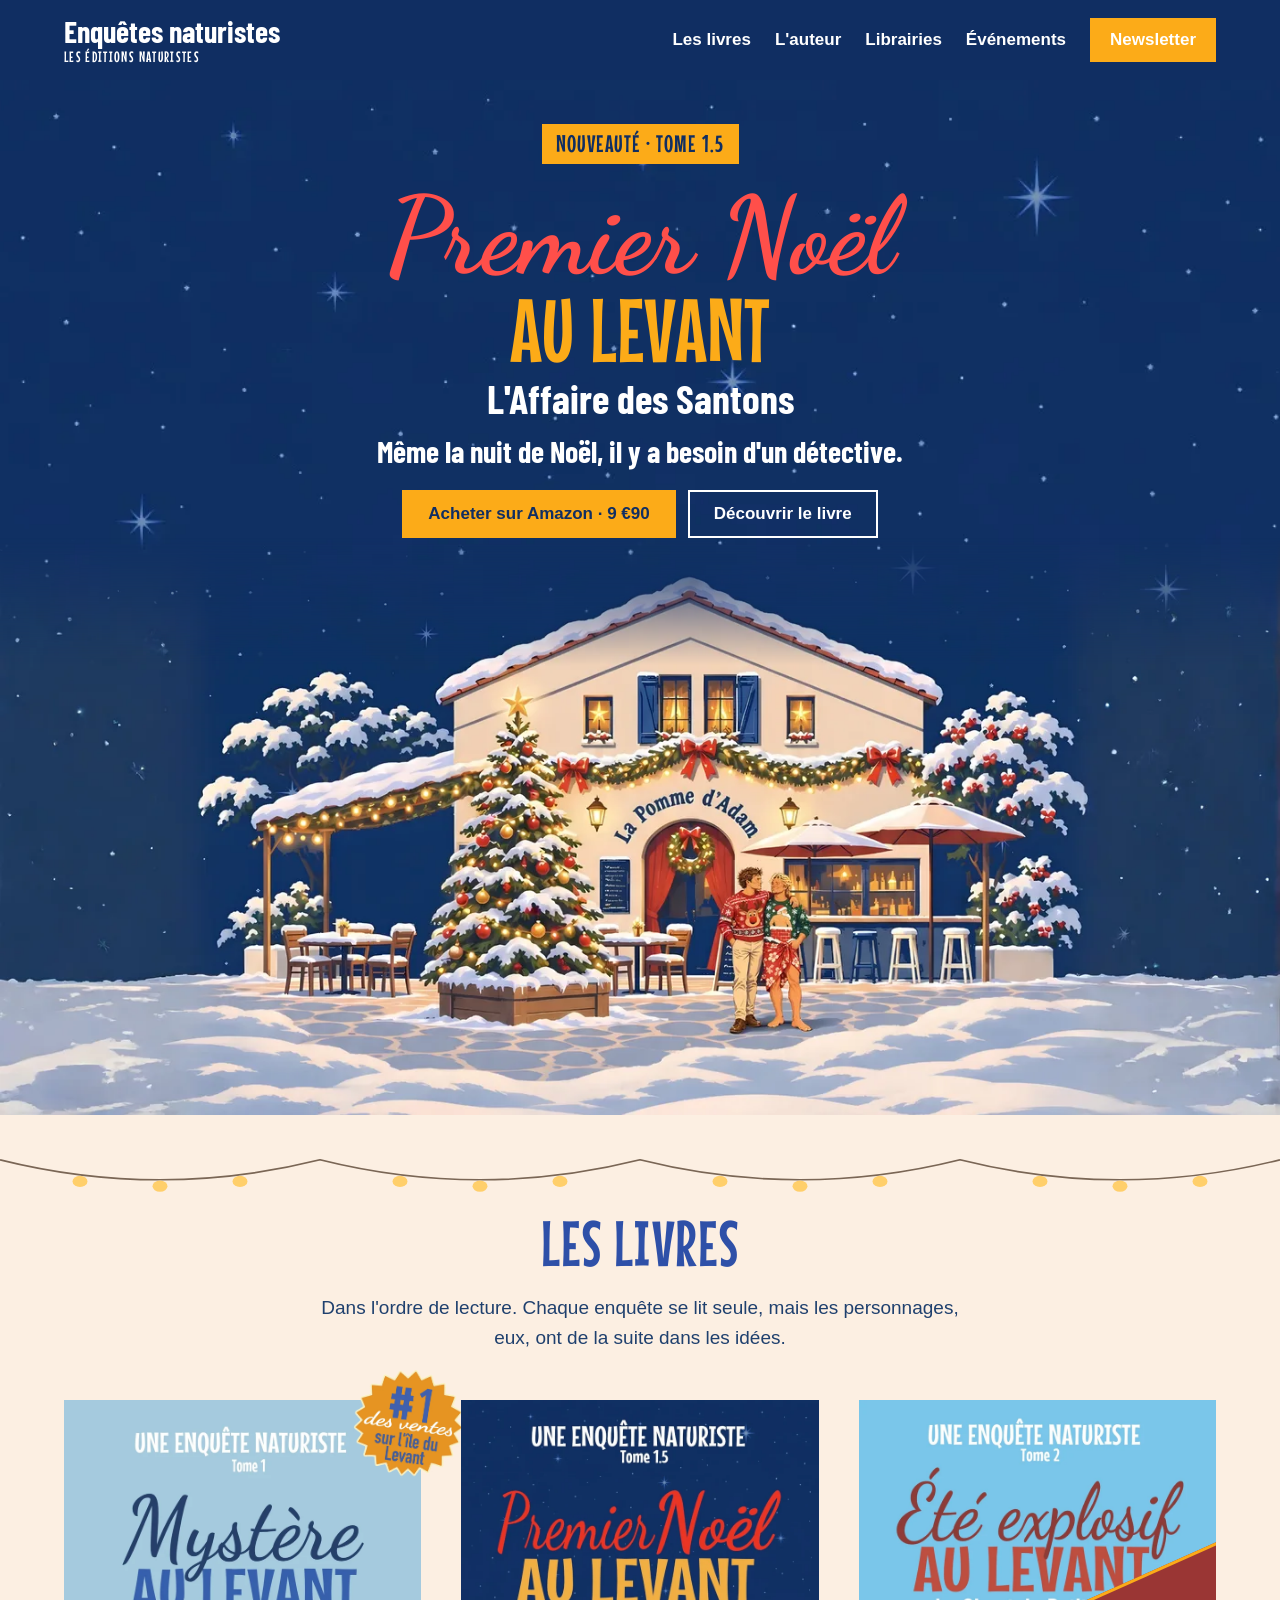
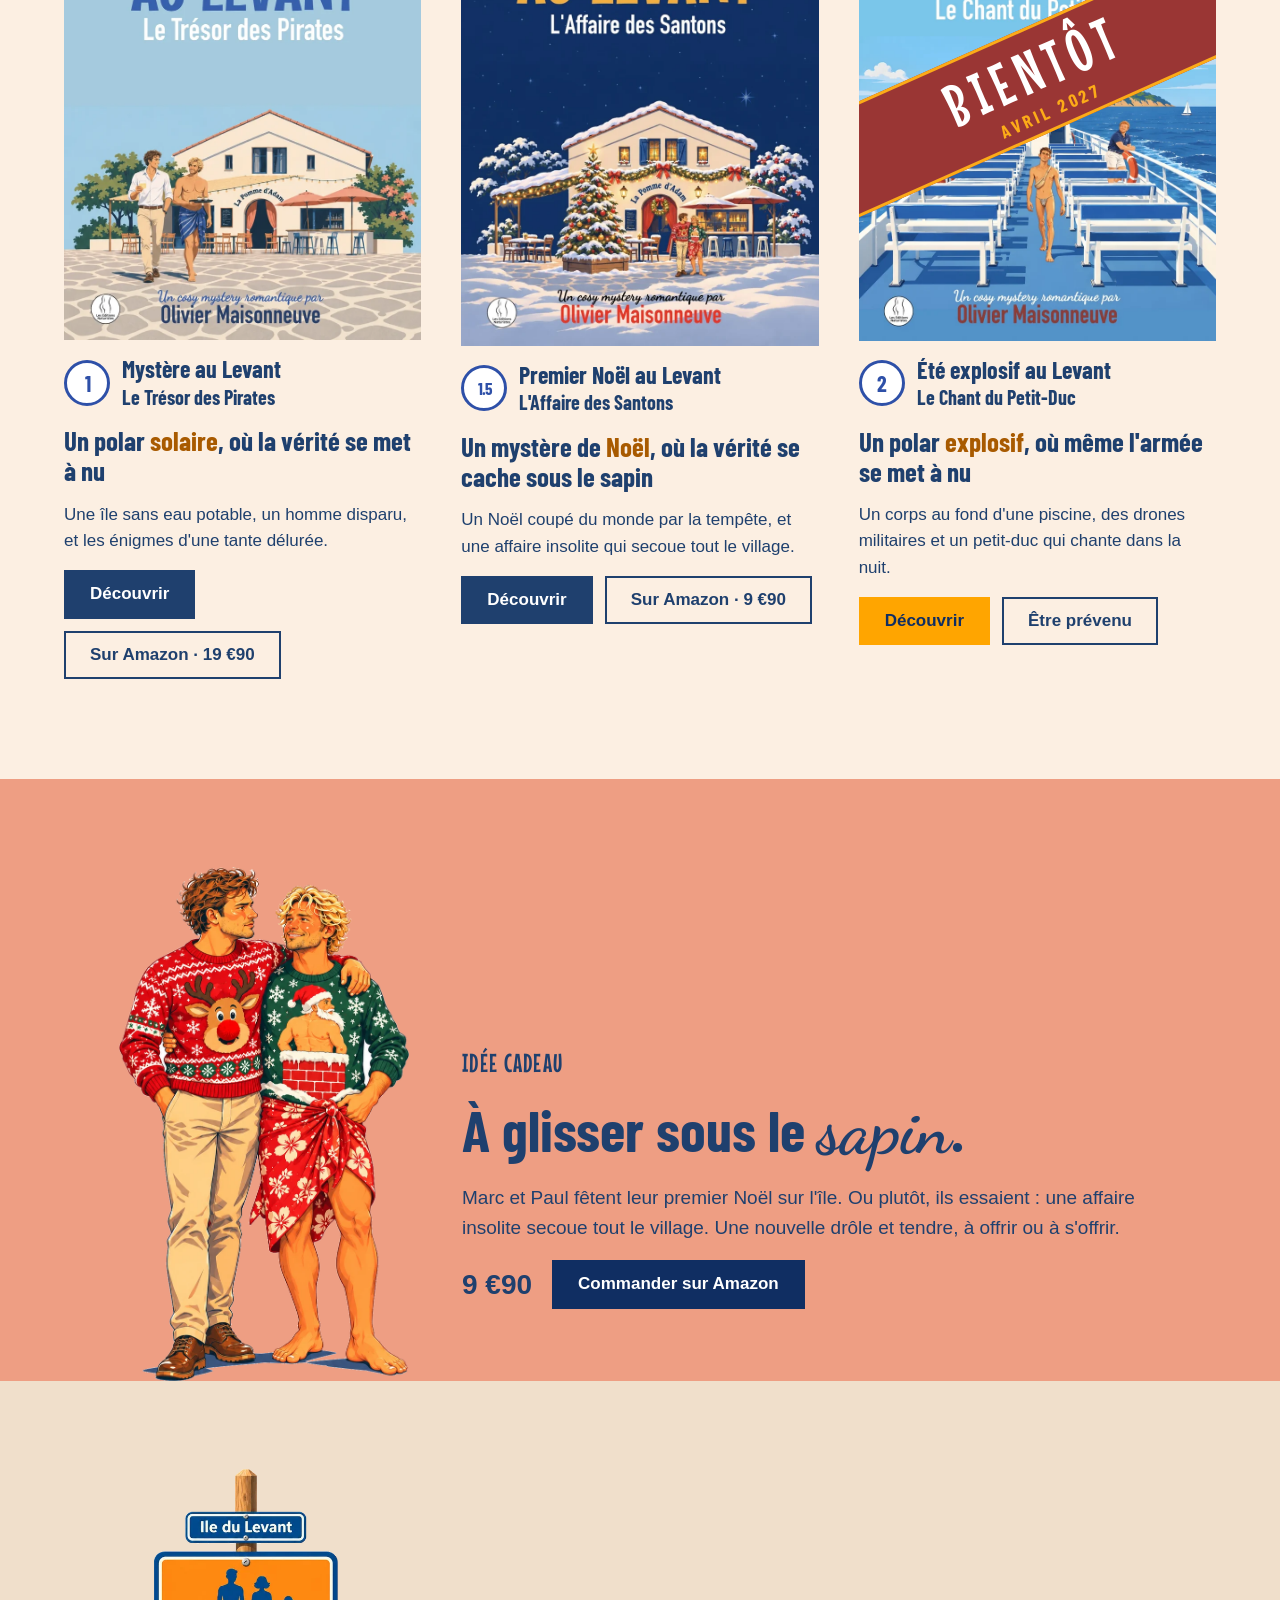
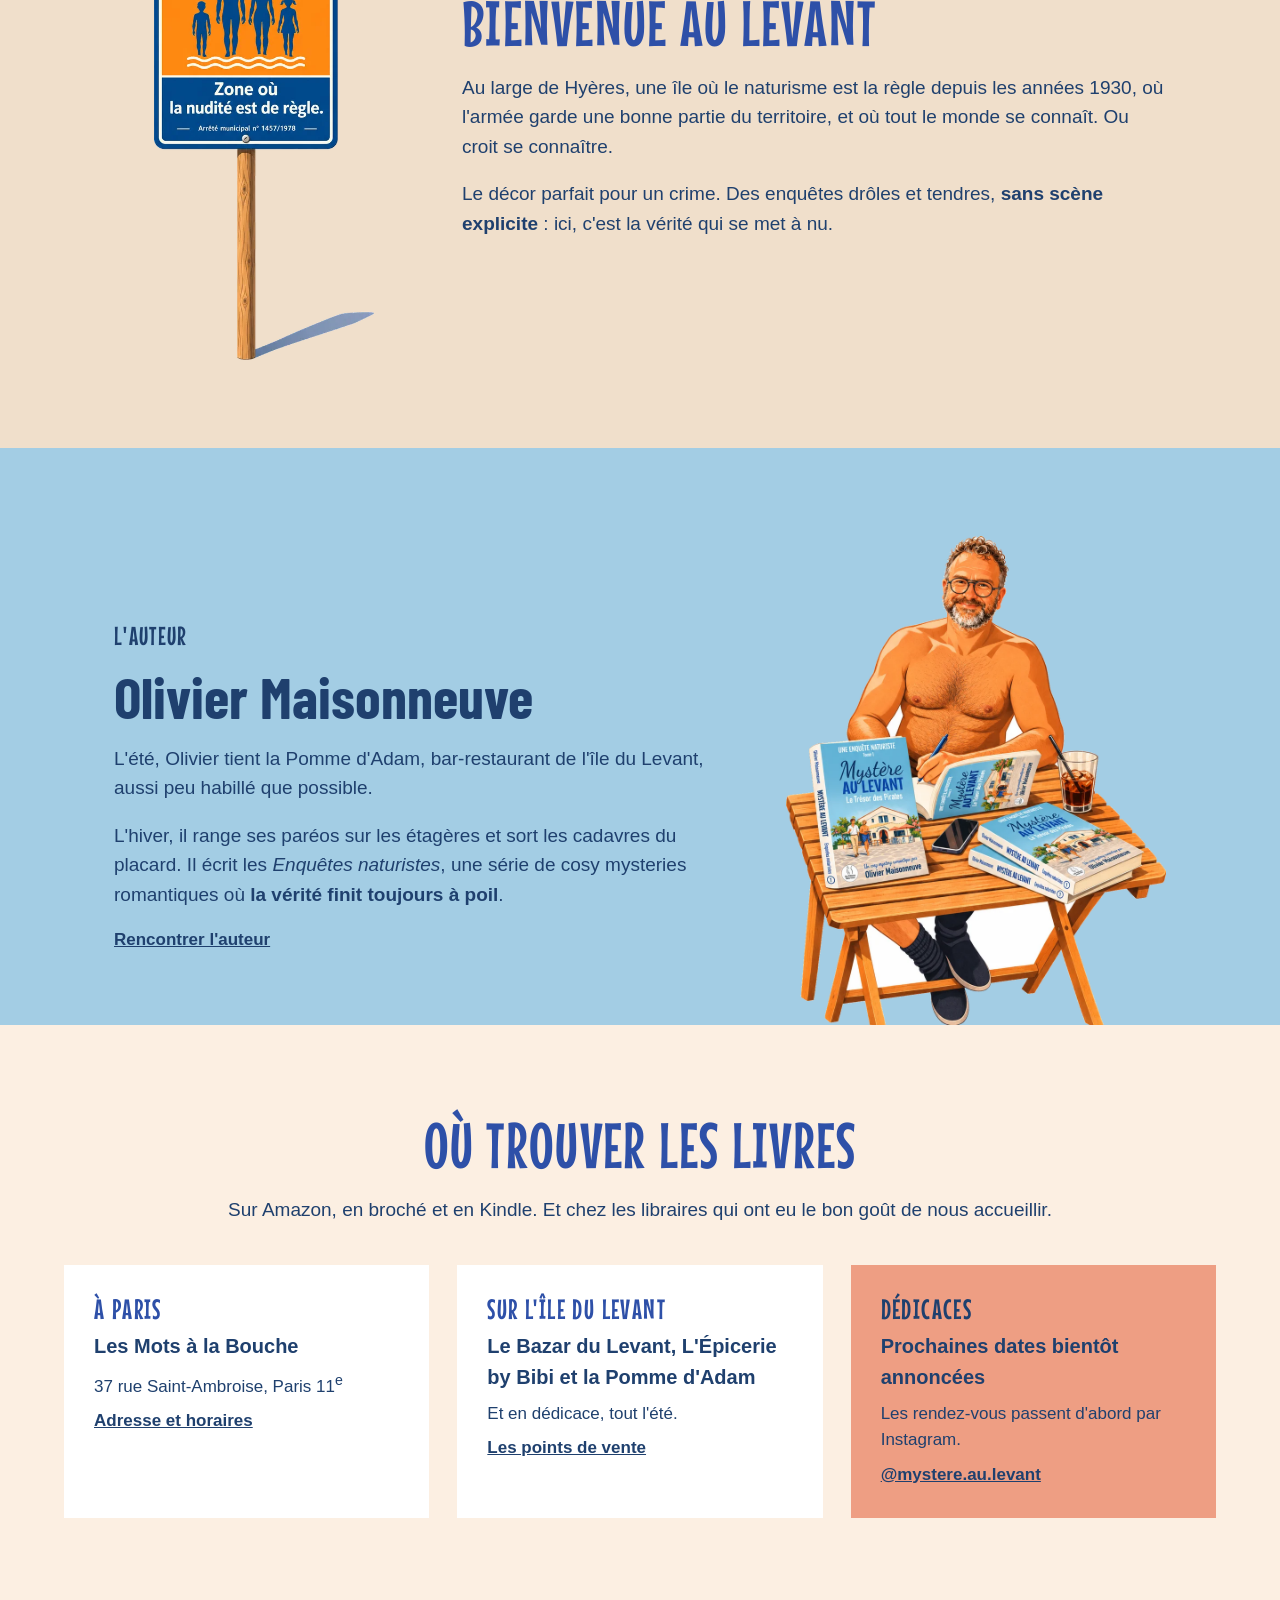
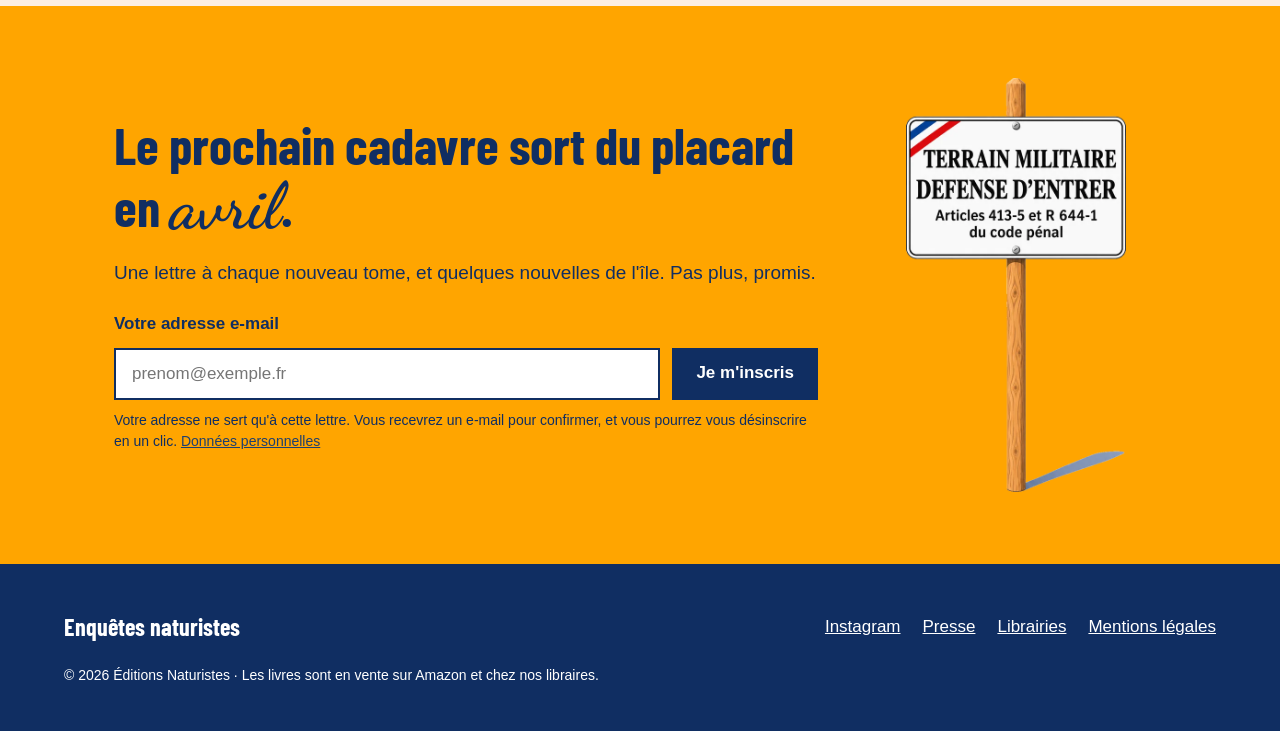
<file: index.html>
<!doctype html>
<html lang="fr">
<head>
<meta charset="utf-8">
<meta name="viewport" content="width=device-width, initial-scale=1">
<title>Enquêtes naturistes · Des cosy mysteries romantiques sur l&#x27;île du Levant</title>
<meta name="description" content="Les Enquêtes naturistes d&#x27;Olivier Maisonneuve : des cosy mysteries romantiques, drôles et solaires sur l&#x27;île du Levant. Nouveauté : Premier Noël au Levant.">
<link rel="canonical" href="https://enquetesnaturistes.fr/">
<meta property="og:type" content="website">
<meta property="og:locale" content="fr_FR">
<meta property="og:site_name" content="Enquêtes naturistes">
<meta property="og:title" content="Enquêtes naturistes · Des cosy mysteries romantiques sur l&#x27;île du Levant">
<meta property="og:description" content="Les Enquêtes naturistes d&#x27;Olivier Maisonneuve : des cosy mysteries romantiques, drôles et solaires sur l&#x27;île du Levant. Nouveauté : Premier Noël au Levant.">
<meta property="og:url" content="https://enquetesnaturistes.fr/">
<meta property="og:image" content="https://enquetesnaturistes.fr/img/og-enquetes-naturistes.jpg">
<meta name="twitter:card" content="summary_large_image">
<link rel="icon" href="/favicon.svg" type="image/svg+xml">
<link rel="preload" href="/fonts/barlow-condensed-latin-700-normal.woff2" as="font" type="font/woff2" crossorigin>
<link rel="stylesheet" href="/css/style.css">
<link rel="preload" href="/img/t15-ciel.webp" as="image">
<script type="application/ld+json">{"@context": "https://schema.org", "@type": "WebSite", "name": "Enquêtes naturistes", "url": "https://enquetesnaturistes.fr/", "publisher": {"@type": "Organization", "name": "Éditions Naturistes"}}</script>
</head>
<body>
<a class="skip" href="#contenu">Aller au contenu</a>
<header class="site-header">
<div class="wrap">
<a class="brand" href="/"><span class="brand-name">Enquêtes naturistes</span><span class="brand-sub">LES ÉDITIONS NATURISTES</span></a>
<nav class="nav" aria-label="Navigation principale">
<a href="/#livres">Les livres</a>
<a href="/auteur">L'auteur</a>
<a href="/librairies">Librairies</a>
<a href="/evenements">Événements</a>
<a class="btn btn-jaune" href="#newsletter">Newsletter</a>
</nav>
</div>
</header>
<main id="contenu">
<section class="une">
<div class="wrap">
<p class="badge">NOUVEAUTÉ · TOME 1.5</p>
<h1 class="titre-bloc" style="margin-top:8px">
<span class="t-script" style="color:#ff4f4a">Premier Noël</span>
<span class="t-caps" style="color:#fcab18">AU LEVANT</span>
<span class="t-sous">L'Affaire des Santons</span>
</h1>
<p class="tagline">Même la nuit de Noël, il y a besoin d'un détective.</p>
<div class="btns">
<a class="btn btn-jaune" href="https://www.amazon.fr/dp/B0HRZLVFMH" rel="noopener">Acheter sur Amazon · 9 €90</a>
<a class="btn btn-ligne-blanc" href="/premier-noel-au-levant">Découvrir le livre</a>
</div>
</div>
<picture>
<source media="(max-width: 700px)" srcset="/img/t15-scene.webp" width="1064" height="660">
<img class="scene" src="/img/une-noel-1400.webp" srcset="/img/une-noel-800.webp 800w, /img/une-noel-1400.webp 1400w, /img/une-noel-2400.webp 2400w" sizes="100vw" width="2400" height="1082" alt="La Pomme d'Adam sous la neige, illuminée pour Noël, avec Marc et Paul devant la terrasse" fetchpriority="high">
</picture>
</section>

<section class="livres bande-creme" id="livres">
<svg class="guirlande" viewBox="0 0 1200 70" preserveAspectRatio="none" aria-hidden="true">
<path d="M0 6 Q150 56 300 6 Q450 56 600 6 Q750 56 900 6 Q1050 56 1200 6" fill="none" stroke="#7a6655" stroke-width="2"/>
<g fill="#ffcf6b"><circle cx="75" cy="33" r="7"/><circle cx="150" cy="39" r="7"/><circle cx="225" cy="33" r="7"/><circle cx="375" cy="33" r="7"/><circle cx="450" cy="39" r="7"/><circle cx="525" cy="33" r="7"/><circle cx="675" cy="33" r="7"/><circle cx="750" cy="39" r="7"/><circle cx="825" cy="33" r="7"/><circle cx="975" cy="33" r="7"/><circle cx="1050" cy="39" r="7"/><circle cx="1125" cy="33" r="7"/></g>
</svg>
<div class="wrap">
<div class="stack center">
<h2 class="section-title">LES LIVRES</h2>
<p class="lead" style="max-width:640px">Dans l'ordre de lecture. Chaque enquête se lit seule, mais les personnages, eux, ont de la suite dans les idées.</p>
</div>
<div class="livres-grille">
<article class="carte-livre">
<a class="couv" href="/mystere-au-levant"><img class="cover" src="/img/couv-t1.webp" width="800" height="1209" alt="Couverture de Mystère au Levant, tome 1 : Le Trésor des Pirates" loading="lazy"><img class="macaron" src="/img/macaron.webp" width="519" height="500" alt="Numéro 1 des ventes sur l'île du Levant"></a>
<div class="tome-line"><span class="pastille" aria-hidden="true">1</span><h3>Mystère au Levant<br><span style="font-size:20px">Le Trésor des Pirates</span></h3></div>
<p class="accroche">Un polar <span class="accent">solaire</span>, où la vérité se met à nu</p>
<p>Une île sans eau potable, un homme disparu, et les énigmes d&#x27;une tante délurée.</p>
<div class="btns"><a class="btn btn-marine" href="/mystere-au-levant">Découvrir</a>
<a class="btn btn-ligne" href="https://www.amazon.fr/dp/B0GKBFGXKV" rel="noopener">Sur Amazon · 19 €90</a></div>
</article><article class="carte-livre">
<a class="couv" href="/premier-noel-au-levant"><img class="cover" src="/img/couv-t15.webp" width="800" height="1222" alt="Couverture de Premier Noël au Levant, tome 1.5 : L&#x27;Affaire des Santons" loading="lazy"></a>
<div class="tome-line"><span class="pastille small-text" aria-hidden="true">1.5</span><h3>Premier Noël au Levant<br><span style="font-size:20px">L&#x27;Affaire des Santons</span></h3></div>
<p class="accroche">Un mystère de <span class="accent">Noël</span>, où la vérité se cache sous le sapin</p>
<p>Un Noël coupé du monde par la tempête, et une affaire insolite qui secoue tout le village.</p>
<div class="btns"><a class="btn btn-marine" href="/premier-noel-au-levant">Découvrir</a>
<a class="btn btn-ligne" href="https://www.amazon.fr/dp/B0HRZLVFMH" rel="noopener">Sur Amazon · 9 €90</a></div>
</article><article class="carte-livre">
<a class="couv" href="/ete-explosif-au-levant"><img class="cover" src="/img/couv-t2.webp" width="800" height="1210" alt="Couverture de Été explosif au Levant, tome 2 : Le Chant du Petit-Duc" loading="lazy"><span class="bandeau-bientot" aria-label="Bientôt, sortie en avril 2027"><span>BIENTÔT</span><small>AVRIL 2027</small></span></a>
<div class="tome-line"><span class="pastille" aria-hidden="true">2</span><h3>Été explosif au Levant<br><span style="font-size:20px">Le Chant du Petit-Duc</span></h3></div>
<p class="accroche">Un polar <span class="accent">explosif</span>, où même l'armée se met à nu</p>
<p>Un corps au fond d&#x27;une piscine, des drones militaires et un petit-duc qui chante dans la nuit.</p>
<div class="btns"><a class="btn btn-orange" href="/ete-explosif-au-levant">Découvrir</a>
<a class="btn btn-ligne" href="#newsletter">Être prévenu</a></div>
</article>
</div>
</div>
</section>

<section class="bande bande-terracotta bas-0">
<div class="wrap narrow duo bas">
<div class="visuel pied"><img src="/img/duo.webp" width="621" height="1100" alt="Marc et Paul en pulls de Noël, Paul en paréo" loading="lazy" style="max-width:290px"></div>
<div class="texte pied stack">
<p class="eyebrow">IDÉE CADEAU</p>
<h2 class="grand-titre">À glisser sous le <span class="script">sapin</span>.</h2>
<p class="lead">Marc et Paul fêtent leur premier Noël sur l'île. Ou plutôt, ils essaient : une affaire insolite secoue tout le village. Une nouvelle drôle et tendre, à offrir ou à s'offrir.</p>
<div class="prix-ligne"><span class="prix-gros">9 €90</span><a class="btn btn-nuit" href="https://www.amazon.fr/dp/B0HRZLVFMH" rel="noopener">Commander sur Amazon</a></div>
</div>
</div>
</section>

<section class="bande bande-pave">
<div class="wrap narrow duo">
<div class="visuel"><img src="/img/panneau-nudite.webp" width="403" height="900" alt="Panneau illustré : Île du Levant, zone où la nudité est de règle" loading="lazy" style="max-width:220px"></div>
<div class="texte stack">
<h2 class="section-title">BIENVENUE AU LEVANT</h2>
<p class="lead">Au large de Hyères, une île où le naturisme est la règle depuis les années 1930, où l'armée garde une bonne partie du territoire, et où tout le monde se connaît. Ou croit se connaître.</p>
<p class="lead">Le décor parfait pour un crime. Des enquêtes drôles et tendres, <strong>sans scène explicite</strong> : ici, c'est la vérité qui se met à nu.</p>
</div>
</div>
</section>

<section class="bande bande-ciel bas-0" id="auteur">
<div class="wrap narrow duo bas">
<div class="texte pied stack">
<p class="eyebrow">L'AUTEUR</p>
<h2 class="grand-titre">Olivier Maisonneuve</h2>
<p class="lead">L'été, Olivier tient la Pomme d'Adam, bar-restaurant de l'île du Levant, aussi peu habillé que possible.</p>
<p class="lead">L'hiver, il range ses paréos sur les étagères et sort les cadavres du placard. Il écrit les <em>Enquêtes naturistes</em>, une série de cosy mysteries romantiques où <strong>la vérité finit toujours à poil</strong>.</p>
<p><a href="/auteur"><strong>Rencontrer l'auteur</strong></a></p>
</div>
<div class="visuel pied" style="flex-basis:380px"><img src="/img/auteur-dedicace.webp" width="854" height="1100" alt="Illustration : Olivier Maisonneuve en séance de dédicace" loading="lazy" style="max-width:380px"></div>
</div>
</section>

<section class="bande bande-creme" id="librairies">
<div class="wrap">
<div class="stack center">
<h2 class="section-title">OÙ TROUVER LES LIVRES</h2>
<p class="lead">Sur Amazon, en broché et en Kindle. Et chez les libraires qui ont eu le bon goût de nous accueillir.</p>
</div>
<div class="cartes">
<div class="carte"><p class="eyebrow">À PARIS</p><h3>Les Mots à la Bouche</h3><p>37 rue Saint-Ambroise, Paris 11<sup>e</sup></p><a href="/librairies"><strong>Adresse et horaires</strong></a></div>
<div class="carte"><p class="eyebrow">SUR L'ÎLE DU LEVANT</p><h3>Le Bazar du Levant, L'Épicerie by Bibi et la Pomme d'Adam</h3><p>Et en dédicace, tout l'été.</p><a href="/librairies"><strong>Les points de vente</strong></a></div>
<div class="carte terracotta" id="evenements"><p class="eyebrow">DÉDICACES</p><h3>Prochaines dates bientôt annoncées</h3><p>Les rendez-vous passent d'abord par Instagram.</p><a href="https://www.instagram.com/mystere.au.levant/" rel="noopener"><strong>@mystere.au.levant</strong></a></div>
</div>
</div>
</section>
</main>
<section class="newsletter" id="newsletter">
<div class="wrap narrow duo">
<div class="texte stack">
<h2>Le prochain cadavre sort du placard en <span class="script">avril</span>.</h2>
<p class="lead">Une lettre à chaque nouveau tome, et quelques nouvelles de l'île. Pas plus, promis.</p>
<!-- Formulaire Brevo (liste Lecteurs, double opt-in) -->
<form class="form-nl" action="https://f5da29bd.sibforms.com/serve/[base64]" method="post">
<input type="text" name="email_address_check" value="" tabindex="-1" autocomplete="off" aria-hidden="true" class="pot">
<input type="hidden" name="locale" value="fr">
<label for="email-nl">Votre adresse e-mail</label>
<div class="champ">
<input id="email-nl" name="EMAIL" type="email" autocomplete="email" required placeholder="prenom@exemple.fr">
<button class="btn btn-nuit" type="submit">Je m'inscris</button>
</div>
<p class="petit">Votre adresse ne sert qu'à cette lettre. Vous recevrez un e-mail pour confirmer, et vous pourrez vous désinscrire en un clic. <a href="/mentions-legales#donnees">Données personnelles</a></p>
</form>
</div>
<div class="visuel">
<img src="/img/panneau-militaire.webp" width="478" height="900" alt="Panneau illustré « Terrain militaire, défense d'entrer », l'objet du tome 2" loading="lazy" style="max-width:220px">
</div>
</div>
</section>
<footer class="site-footer">
<div class="wrap">
<span class="condensed" style="font-size:24px">Enquêtes naturistes</span>
<nav aria-label="Liens du pied de page">
<a href="https://www.instagram.com/mystere.au.levant/">Instagram</a>
<a href="/presse">Presse</a>
<a href="/librairies">Librairies</a>
<a href="/mentions-legales">Mentions légales</a>
</nav>
<p class="copy">© 2026 Éditions Naturistes · Les livres sont en vente sur Amazon et chez nos libraires.</p>
</div>
</footer>
</body>
</html>
</file>
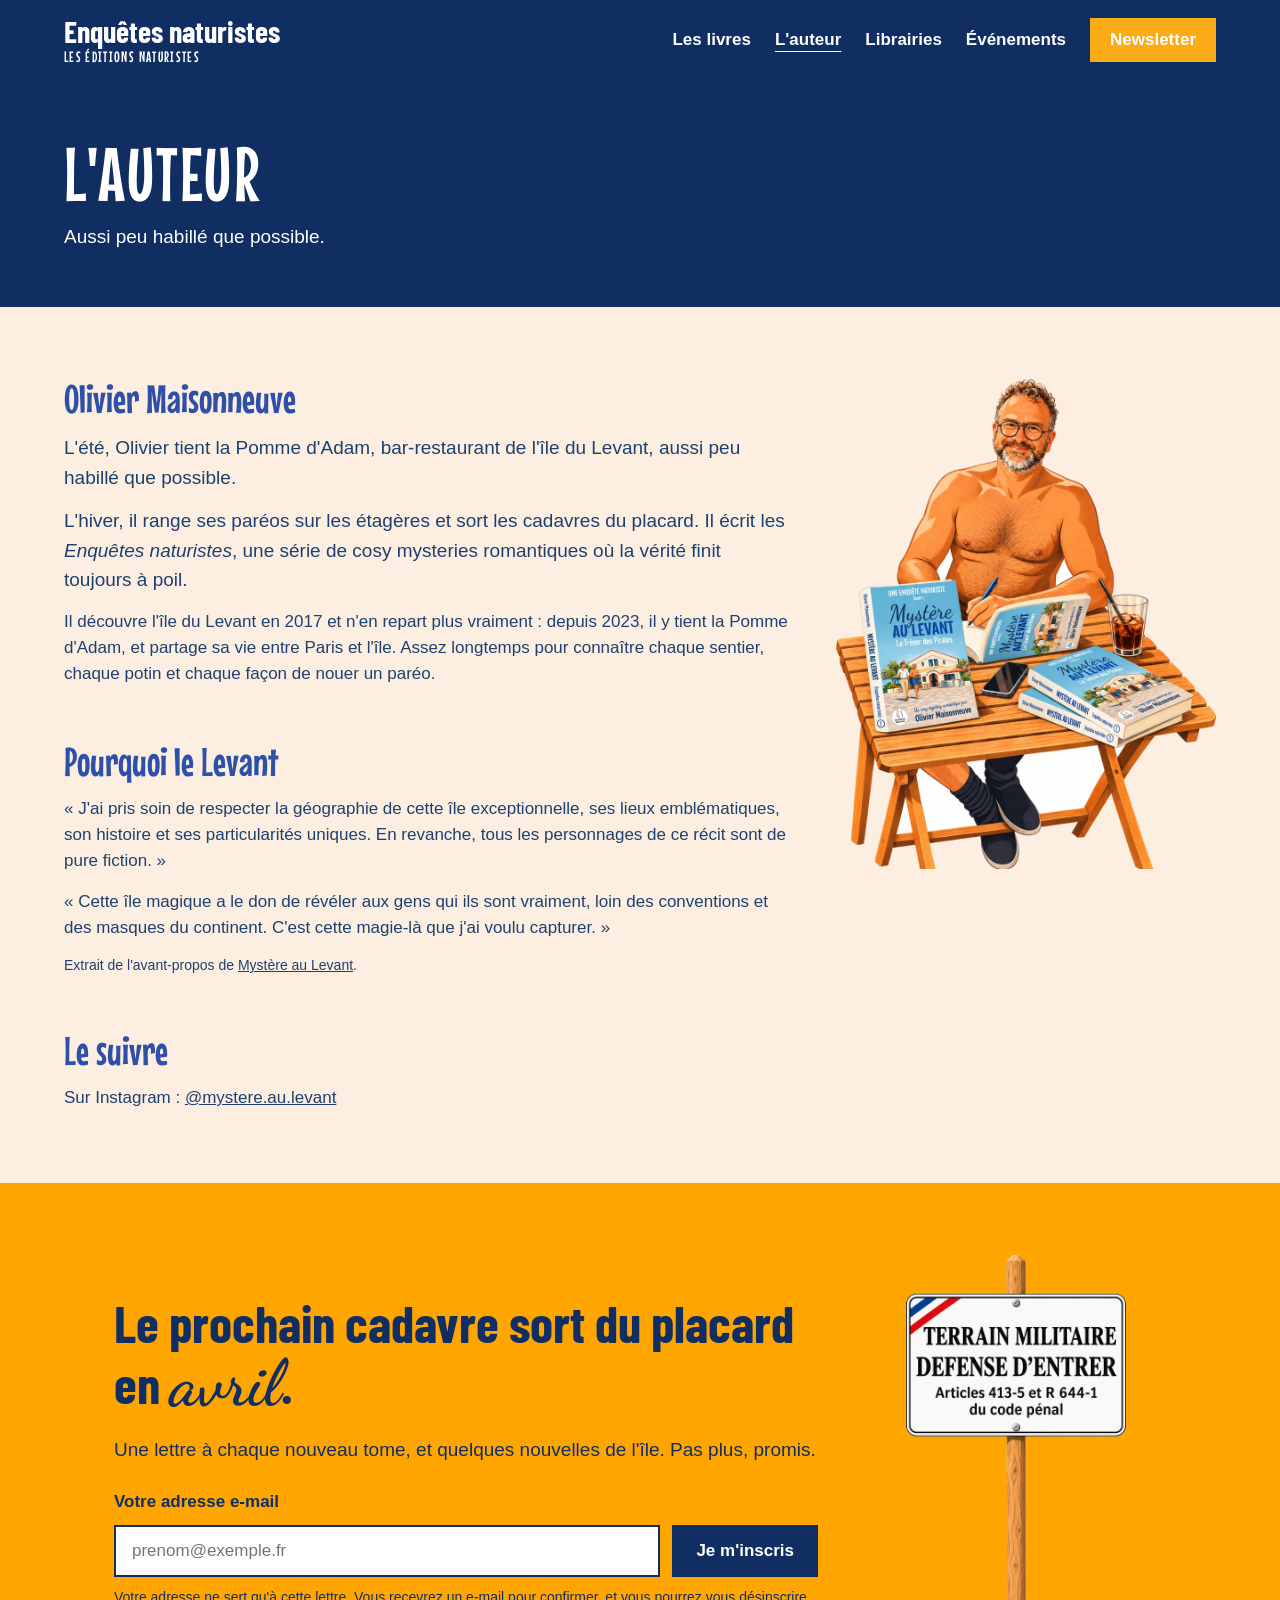
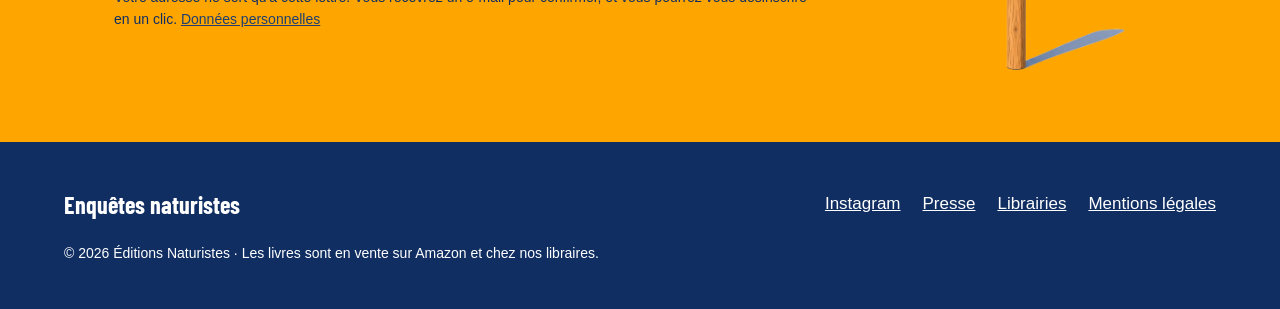
<file: auteur.html>
<!doctype html>
<html lang="fr">
<head>
<meta charset="utf-8">
<meta name="viewport" content="width=device-width, initial-scale=1">
<title>Olivier Maisonneuve, l&#x27;auteur · Enquêtes naturistes</title>
<meta name="description" content="Olivier Maisonneuve tient la Pomme d&#x27;Adam sur l&#x27;île du Levant l&#x27;été et écrit les Enquêtes naturistes l&#x27;hiver.">
<link rel="canonical" href="https://enquetesnaturistes.fr/auteur">
<meta property="og:type" content="website">
<meta property="og:locale" content="fr_FR">
<meta property="og:site_name" content="Enquêtes naturistes">
<meta property="og:title" content="Olivier Maisonneuve, l&#x27;auteur · Enquêtes naturistes">
<meta property="og:description" content="Olivier Maisonneuve tient la Pomme d&#x27;Adam sur l&#x27;île du Levant l&#x27;été et écrit les Enquêtes naturistes l&#x27;hiver.">
<meta property="og:url" content="https://enquetesnaturistes.fr/auteur">
<meta property="og:image" content="https://enquetesnaturistes.fr/img/og-enquetes-naturistes.jpg">
<meta name="twitter:card" content="summary_large_image">
<link rel="icon" href="/favicon.svg" type="image/svg+xml">
<link rel="preload" href="/fonts/barlow-condensed-latin-700-normal.woff2" as="font" type="font/woff2" crossorigin>
<link rel="stylesheet" href="/css/style.css">
</head>
<body>
<a class="skip" href="#contenu">Aller au contenu</a>
<header class="site-header">
<div class="wrap">
<a class="brand" href="/"><span class="brand-name">Enquêtes naturistes</span><span class="brand-sub">LES ÉDITIONS NATURISTES</span></a>
<nav class="nav" aria-label="Navigation principale">
<a href="/#livres">Les livres</a>
<a href="/auteur" aria-current="page">L'auteur</a>
<a href="/librairies">Librairies</a>
<a href="/evenements">Événements</a>
<a class="btn btn-jaune" href="#newsletter">Newsletter</a>
</nav>
</div>
</header>
<main id="contenu">
<section class="page-titre">
<div class="wrap"><h1>L'AUTEUR</h1><p>Aussi peu habillé que possible.</p></div>
</section>
<section class="contenu bande-creme">
<div class="wrap stack">
<div class="duo" style="align-items:flex-start">
<div class="texte stack">
<h2>Olivier Maisonneuve</h2>
<p class="lead">L'été, Olivier tient la Pomme d'Adam, bar-restaurant de l'île du Levant, aussi peu habillé que possible.</p>
<p class="lead">L'hiver, il range ses paréos sur les étagères et sort les cadavres du placard. Il écrit les <em>Enquêtes naturistes</em>, une série de cosy mysteries romantiques où la vérité finit toujours à poil.</p>
<p>Il découvre l'île du Levant en 2017 et n'en repart plus vraiment : depuis 2023, il y tient la Pomme d'Adam, et partage sa vie entre Paris et l'île. Assez longtemps pour connaître chaque sentier, chaque potin et chaque façon de nouer un paréo.</p>
<h2>Pourquoi le Levant</h2>
<p>« J'ai pris soin de respecter la géographie de cette île exceptionnelle, ses lieux emblématiques, son histoire et ses particularités uniques. En revanche, tous les personnages de ce récit sont de pure fiction. »</p>
<p>« Cette île magique a le don de révéler aux gens qui ils sont vraiment, loin des conventions et des masques du continent. C'est cette magie-là que j'ai voulu capturer. »</p>
<p class="petit">Extrait de l'avant-propos de <a href="/mystere-au-levant">Mystère au Levant</a>.</p>
<h2>Le suivre</h2>
<p>Sur Instagram : <a href="https://www.instagram.com/mystere.au.levant/" rel="noopener">@mystere.au.levant</a></p>
</div>
<div class="visuel" style="flex-basis:380px"><img src="/img/auteur-dedicace.webp" width="854" height="1100" alt="Illustration : Olivier Maisonneuve en séance de dédicace" style="max-width:380px"></div>
</div>
</div>
</section>
</main>
<section class="newsletter" id="newsletter">
<div class="wrap narrow duo">
<div class="texte stack">
<h2>Le prochain cadavre sort du placard en <span class="script">avril</span>.</h2>
<p class="lead">Une lettre à chaque nouveau tome, et quelques nouvelles de l'île. Pas plus, promis.</p>
<!-- Formulaire Brevo (liste Lecteurs, double opt-in) -->
<form class="form-nl" action="https://f5da29bd.sibforms.com/serve/[base64]" method="post">
<input type="text" name="email_address_check" value="" tabindex="-1" autocomplete="off" aria-hidden="true" class="pot">
<input type="hidden" name="locale" value="fr">
<label for="email-nl">Votre adresse e-mail</label>
<div class="champ">
<input id="email-nl" name="EMAIL" type="email" autocomplete="email" required placeholder="prenom@exemple.fr">
<button class="btn btn-nuit" type="submit">Je m'inscris</button>
</div>
<p class="petit">Votre adresse ne sert qu'à cette lettre. Vous recevrez un e-mail pour confirmer, et vous pourrez vous désinscrire en un clic. <a href="/mentions-legales#donnees">Données personnelles</a></p>
</form>
</div>
<div class="visuel">
<img src="/img/panneau-militaire.webp" width="478" height="900" alt="Panneau illustré « Terrain militaire, défense d'entrer », l'objet du tome 2" loading="lazy" style="max-width:220px">
</div>
</div>
</section>
<footer class="site-footer">
<div class="wrap">
<span class="condensed" style="font-size:24px">Enquêtes naturistes</span>
<nav aria-label="Liens du pied de page">
<a href="https://www.instagram.com/mystere.au.levant/">Instagram</a>
<a href="/presse">Presse</a>
<a href="/librairies">Librairies</a>
<a href="/mentions-legales">Mentions légales</a>
</nav>
<p class="copy">© 2026 Éditions Naturistes · Les livres sont en vente sur Amazon et chez nos libraires.</p>
</div>
</footer>
</body>
</html>
</file>
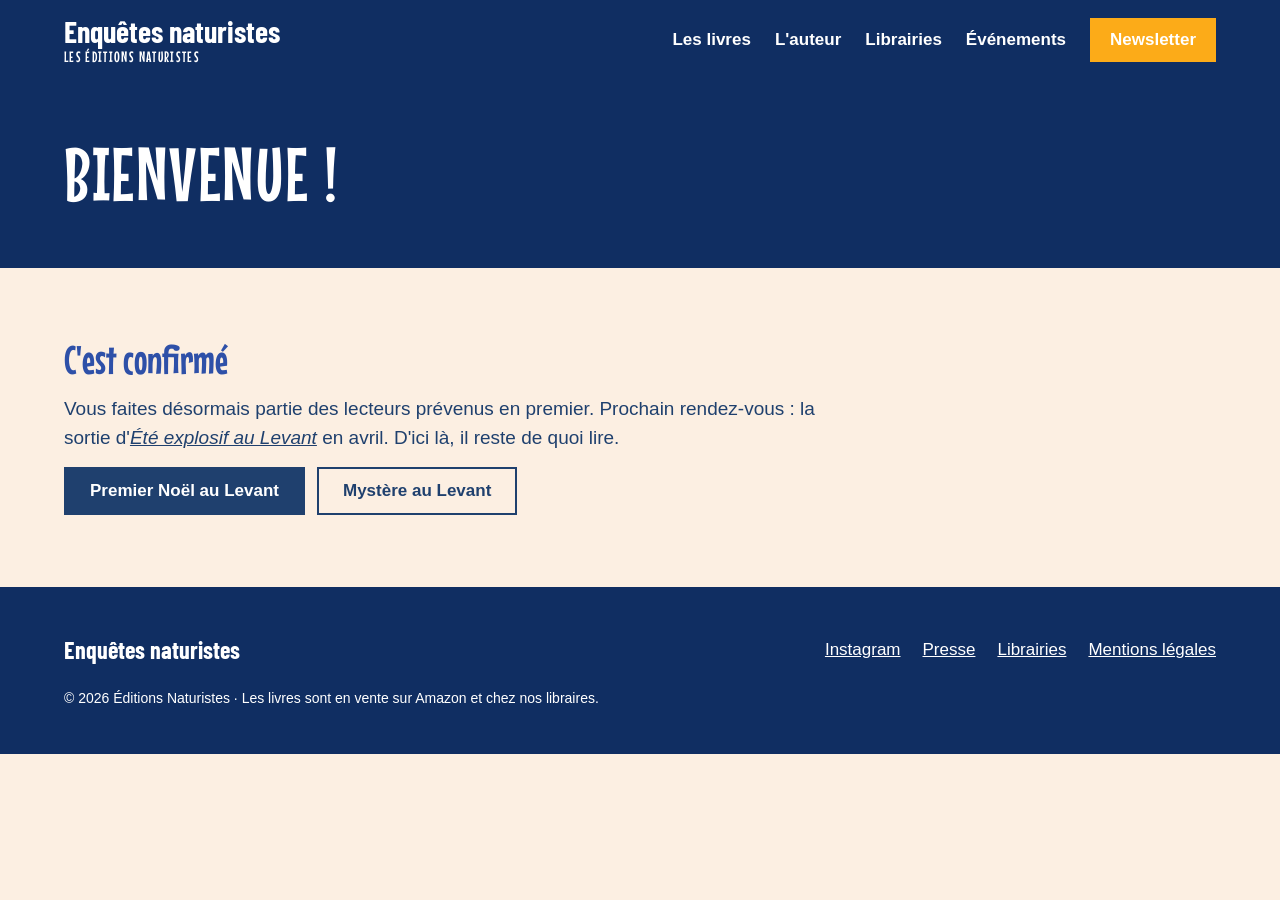
<file: bienvenue.html>
<!doctype html>
<html lang="fr">
<head>
<meta charset="utf-8">
<meta name="viewport" content="width=device-width, initial-scale=1">
<title>Bienvenue ! · Enquêtes naturistes</title>
<meta name="robots" content="noindex">
<meta name="description" content="Votre inscription à la newsletter des Enquêtes naturistes est confirmée.">
<link rel="canonical" href="https://enquetesnaturistes.fr/bienvenue">
<meta property="og:type" content="website">
<meta property="og:locale" content="fr_FR">
<meta property="og:site_name" content="Enquêtes naturistes">
<meta property="og:title" content="Bienvenue ! · Enquêtes naturistes">
<meta property="og:description" content="Votre inscription à la newsletter des Enquêtes naturistes est confirmée.">
<meta property="og:url" content="https://enquetesnaturistes.fr/bienvenue">
<meta property="og:image" content="https://enquetesnaturistes.fr/img/og-enquetes-naturistes.jpg">
<meta name="twitter:card" content="summary_large_image">
<link rel="icon" href="/favicon.svg" type="image/svg+xml">
<link rel="preload" href="/fonts/barlow-condensed-latin-700-normal.woff2" as="font" type="font/woff2" crossorigin>
<link rel="stylesheet" href="/css/style.css">
</head>
<body>
<a class="skip" href="#contenu">Aller au contenu</a>
<header class="site-header">
<div class="wrap">
<a class="brand" href="/"><span class="brand-name">Enquêtes naturistes</span><span class="brand-sub">LES ÉDITIONS NATURISTES</span></a>
<nav class="nav" aria-label="Navigation principale">
<a href="/#livres">Les livres</a>
<a href="/auteur">L'auteur</a>
<a href="/librairies">Librairies</a>
<a href="/evenements">Événements</a>
<a class="btn btn-jaune" href="#newsletter">Newsletter</a>
</nav>
</div>
</header>
<main id="contenu">
<section class="page-titre">
<div class="wrap"><h1>BIENVENUE !</h1></div>
</section>
<section class="contenu bande-creme">
<div class="wrap stack">
<h2>C'est confirmé</h2>
<p class="lead">Vous faites désormais partie des lecteurs prévenus en premier. Prochain rendez-vous : la sortie d'<a href="/ete-explosif-au-levant"><em>Été explosif au Levant</em></a> en avril. D'ici là, il reste de quoi lire.</p>
<p class="btns"><a class="btn btn-marine" href="/premier-noel-au-levant">Premier Noël au Levant</a> <a class="btn btn-ligne" href="/mystere-au-levant">Mystère au Levant</a></p>
</div>
</section>
</main>
<footer class="site-footer">
<div class="wrap">
<span class="condensed" style="font-size:24px">Enquêtes naturistes</span>
<nav aria-label="Liens du pied de page">
<a href="https://www.instagram.com/mystere.au.levant/">Instagram</a>
<a href="/presse">Presse</a>
<a href="/librairies">Librairies</a>
<a href="/mentions-legales">Mentions légales</a>
</nav>
<p class="copy">© 2026 Éditions Naturistes · Les livres sont en vente sur Amazon et chez nos libraires.</p>
</div>
</footer>
</body>
</html>
</file>
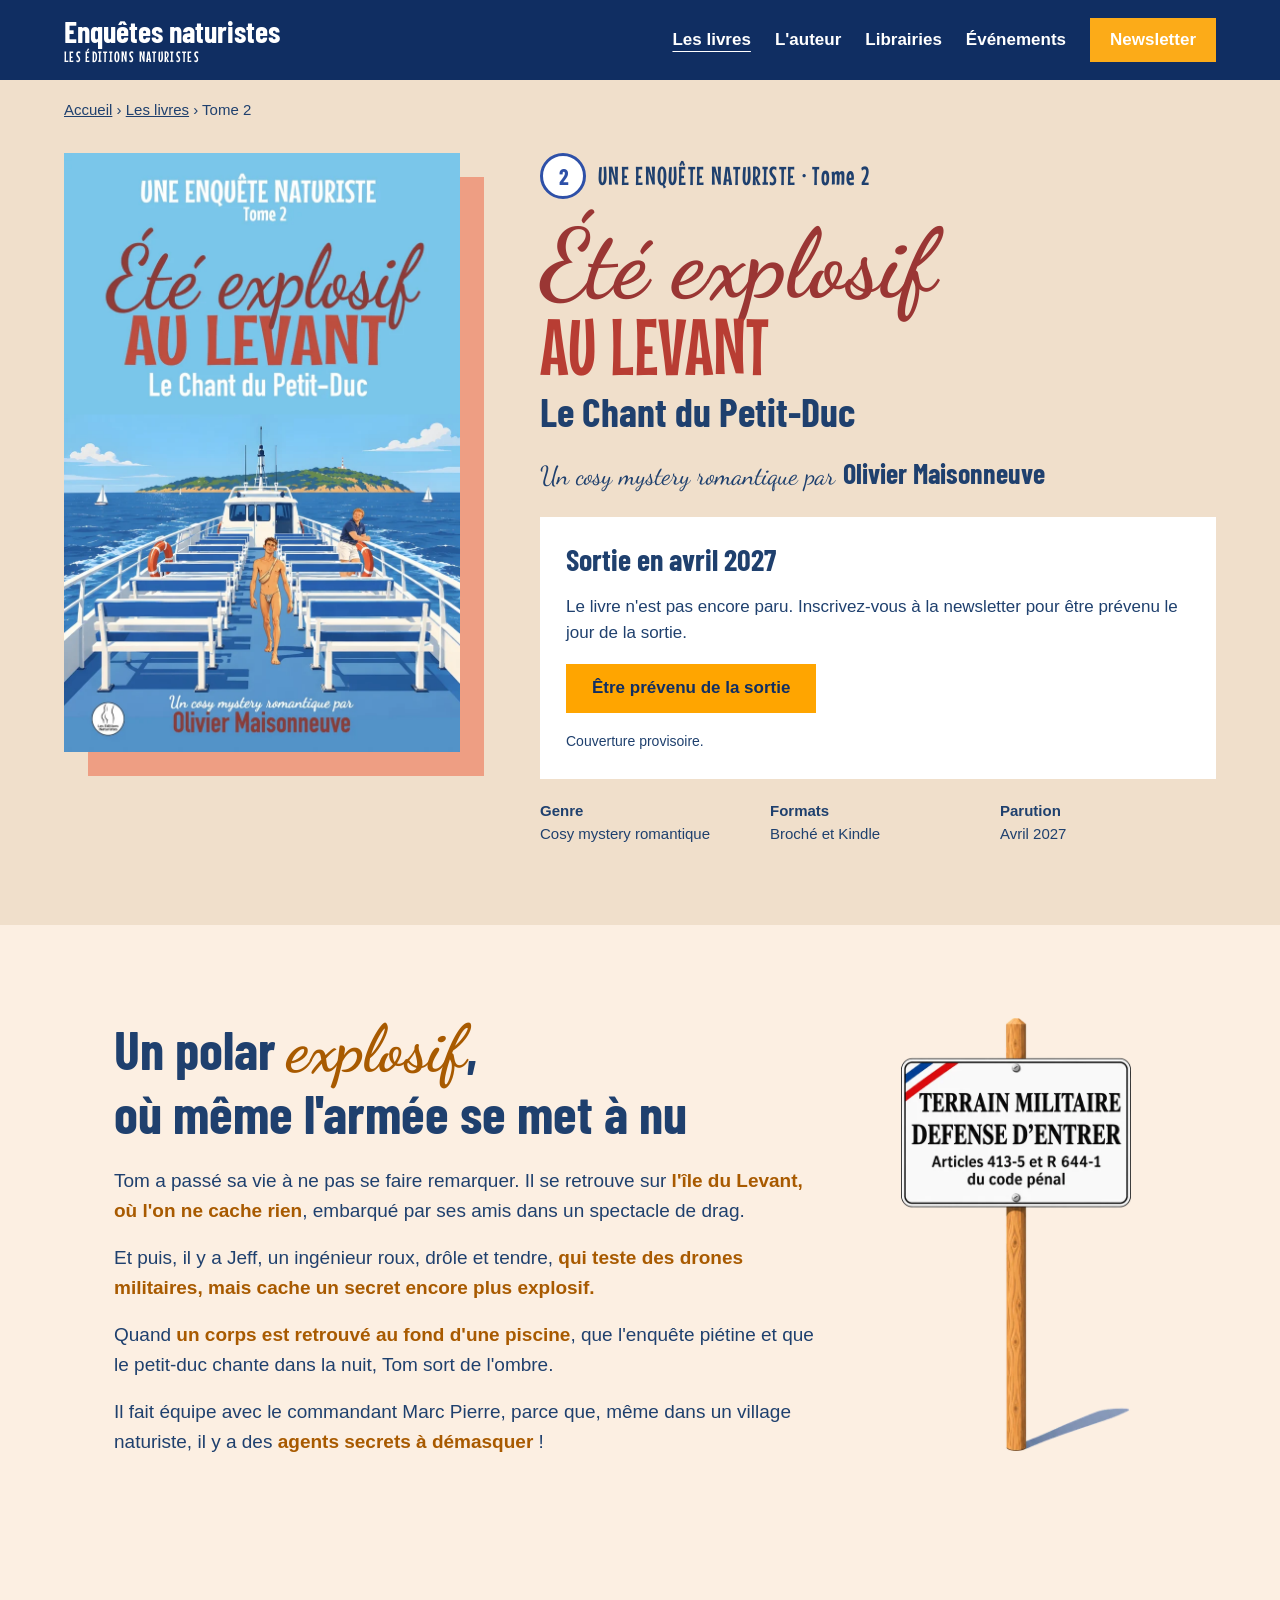
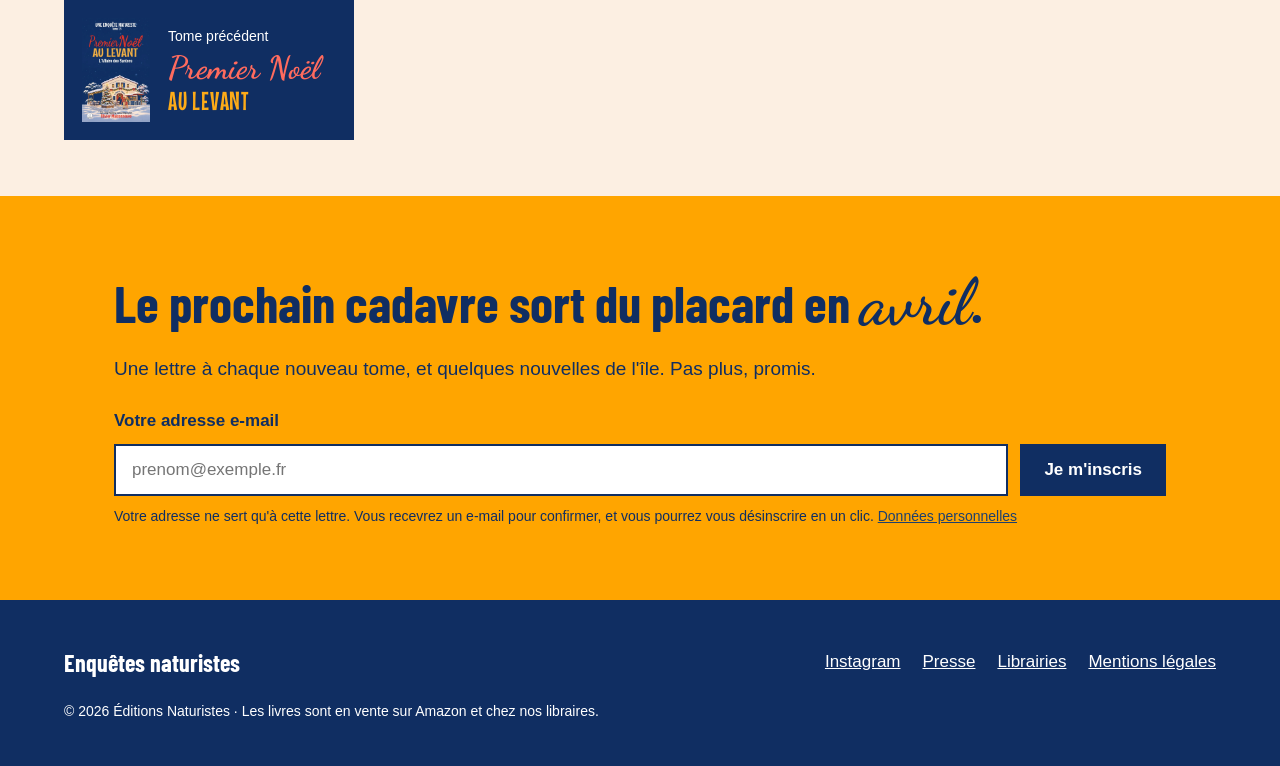
<file: ete-explosif-au-levant.html>
<!doctype html>
<html lang="fr">
<head>
<meta charset="utf-8">
<meta name="viewport" content="width=device-width, initial-scale=1">
<title>Été explosif au Levant — Le Chant du Petit-Duc · Enquêtes naturistes</title>
<meta name="description" content="Été explosif au Levant, tome 2 des Enquêtes naturistes : sortie en avril 2027. Inscrivez-vous pour être prévenu.">
<link rel="canonical" href="https://enquetesnaturistes.fr/ete-explosif-au-levant">
<meta property="og:type" content="website">
<meta property="og:locale" content="fr_FR">
<meta property="og:site_name" content="Enquêtes naturistes">
<meta property="og:title" content="Été explosif au Levant — Le Chant du Petit-Duc · Enquêtes naturistes">
<meta property="og:description" content="Été explosif au Levant, tome 2 des Enquêtes naturistes : sortie en avril 2027. Inscrivez-vous pour être prévenu.">
<meta property="og:url" content="https://enquetesnaturistes.fr/ete-explosif-au-levant">
<meta property="og:image" content="https://enquetesnaturistes.fr/img/couv-t2.webp">
<meta name="twitter:card" content="summary_large_image">
<link rel="icon" href="/favicon.svg" type="image/svg+xml">
<link rel="preload" href="/fonts/barlow-condensed-latin-700-normal.woff2" as="font" type="font/woff2" crossorigin>
<link rel="stylesheet" href="/css/style.css">
<script type="application/ld+json">{"@context": "https://schema.org", "@type": "Book", "name": "Été explosif au Levant — Le Chant du Petit-Duc", "author": {"@type": "Person", "name": "Olivier Maisonneuve"}, "publisher": {"@type": "Organization", "name": "Éditions Naturistes"}, "inLanguage": "fr", "genre": "Cosy mystery romantique", "isPartOf": {"@type": "BookSeries", "name": "Enquêtes naturistes"}, "position": "2", "image": "https://enquetesnaturistes.fr/img/couv-t2.webp", "url": "https://enquetesnaturistes.fr/ete-explosif-au-levant", "description": "Tom a passé sa vie à ne pas se faire remarquer. Il se retrouve sur l'île du Levant, où l'on ne cache rien, embarqué par ses amis dans un spectacle de drag. Et puis, il y a Jeff, un ingénieur roux, drôle et tendre, qui teste des drones militaires, mais cache un secret encore plus explosif. Quand un corps est retrouvé au fond d'une piscine, que l'enquête piétine et que le petit-duc chante dans la nuit, Tom sort de l'ombre. Il fait équipe avec le commandant Marc Pierre, parce que, même dans un village naturiste, il y a des agents secrets à démasquer !"}</script>
</head>
<body>
<a class="skip" href="#contenu">Aller au contenu</a>
<header class="site-header">
<div class="wrap">
<a class="brand" href="/"><span class="brand-name">Enquêtes naturistes</span><span class="brand-sub">LES ÉDITIONS NATURISTES</span></a>
<nav class="nav" aria-label="Navigation principale">
<a href="/#livres" aria-current="page">Les livres</a>
<a href="/auteur">L'auteur</a>
<a href="/librairies">Librairies</a>
<a href="/evenements">Événements</a>
<a class="btn btn-jaune" href="#newsletter">Newsletter</a>
</nav>
</div>
</header>
<main id="contenu">
<section class="livre-une">
<div class="wrap">
<p class="fil"><a href="/">Accueil</a> › <a href="/#livres">Les livres</a> › Tome 2</p>
<div class="grille">
<div class="col-couv"><div class="couv-posee"><div class="ombre" aria-hidden="true"></div><img class="cover" src="/img/couv-t2.webp" width="800" height="1210" alt="Couverture de Été explosif au Levant, tome 2 : Le Chant du Petit-Duc"></div></div>
<div class="col-info">
<div class="tome-line"><span class="pastille" aria-hidden="true">2</span><span class="eyebrow">UNE ENQUÊTE NATURISTE · Tome 2</span></div>
<h1 class="livre-titre">
<span class="t-script" style="color:#9a3634">Été explosif</span>
<span class="t-caps" style="color:#b83d33">AU LEVANT</span>
<span class="t-sous">Le Chant du Petit-Duc</span>
</h1>
<p class="signature"><span class="script">Un cosy mystery romantique par</span> <span class="condensed">Olivier Maisonneuve</span></p>
<div class="achat">
<p class="condensed" style="font-size:30px;line-height:1.1">Sortie en avril 2027</p>
<p>Le livre n'est pas encore paru. Inscrivez-vous à la newsletter pour être prévenu le jour de la sortie.</p>
<div class="btns"><a class="btn btn-orange" href="#newsletter">Être prévenu de la sortie</a></div>
<p class="petit">Couverture provisoire.</p>
</div>
<dl class="fiche"><div><dt>Genre</dt><dd>Cosy mystery romantique</dd></div><div><dt>Formats</dt><dd>Broché et Kindle</dd></div><div><dt>Parution</dt><dd>Avril 2027</dd></div></dl>
</div>
</div>
</div>
</section>

<section class="bande bande-creme quatrieme">
<div class="wrap narrow duo">
<div class="texte stack">
<p class="accroche">Un polar <span class="script">explosif</span>,<br>où même l'armée se met à nu</p>
<p>Tom a passé sa vie à ne pas se faire remarquer. Il se retrouve sur <strong>l'île du Levant, où l'on ne cache rien</strong>, embarqué par ses amis dans un spectacle de drag.</p>
<p>Et puis, il y a Jeff, un ingénieur roux, drôle et tendre, <strong>qui teste des drones militaires, mais cache un secret encore plus explosif.</strong></p>
<p>Quand <strong>un corps est retrouvé au fond d'une piscine</strong>, que l'enquête piétine et que le petit-duc chante dans la nuit, Tom sort de l'ombre.</p>
<p>Il fait équipe avec le commandant Marc Pierre, parce que, même dans un village naturiste, il y a des <strong>agents secrets à démasquer</strong> !</p>
</div>
<div class="visuel"><img src="/img/panneau-militaire.webp" width="478" height="900" alt="Panneau illustré « Terrain militaire, défense d&#x27;entrer »" loading="lazy" style="max-width:230px"></div>
</div>

</section>



<section class="bande bande-creme" style="padding:56px 0">
<div class="wrap"><nav class="tomes-nav" aria-label="Les autres tomes"><a class="tome-lien" href="/premier-noel-au-levant"><img src="/img/couv-t15.webp" width="800" height="1222" alt="" loading="lazy">
<span class="stack" style="gap:4px"><span class="petit">Tome précédent</span><span class="script" style="color:#ff6b5e">Premier Noël</span><span class="display">AU LEVANT</span></span></a></nav></div>
</section>
</main>
<section class="newsletter" id="newsletter">
<div class="wrap narrow duo">
<div class="texte stack">
<h2>Le prochain cadavre sort du placard en <span class="script">avril</span>.</h2>
<p class="lead">Une lettre à chaque nouveau tome, et quelques nouvelles de l'île. Pas plus, promis.</p>
<!-- Formulaire Brevo (liste Lecteurs, double opt-in) -->
<form class="form-nl" action="https://f5da29bd.sibforms.com/serve/[base64]" method="post">
<input type="text" name="email_address_check" value="" tabindex="-1" autocomplete="off" aria-hidden="true" class="pot">
<input type="hidden" name="locale" value="fr">
<label for="email-nl">Votre adresse e-mail</label>
<div class="champ">
<input id="email-nl" name="EMAIL" type="email" autocomplete="email" required placeholder="prenom@exemple.fr">
<button class="btn btn-nuit" type="submit">Je m'inscris</button>
</div>
<p class="petit">Votre adresse ne sert qu'à cette lettre. Vous recevrez un e-mail pour confirmer, et vous pourrez vous désinscrire en un clic. <a href="/mentions-legales#donnees">Données personnelles</a></p>
</form>
</div>

</div>
</section>
<footer class="site-footer">
<div class="wrap">
<span class="condensed" style="font-size:24px">Enquêtes naturistes</span>
<nav aria-label="Liens du pied de page">
<a href="https://www.instagram.com/mystere.au.levant/">Instagram</a>
<a href="/presse">Presse</a>
<a href="/librairies">Librairies</a>
<a href="/mentions-legales">Mentions légales</a>
</nav>
<p class="copy">© 2026 Éditions Naturistes · Les livres sont en vente sur Amazon et chez nos libraires.</p>
</div>
</footer>
</body>
</html>
</file>
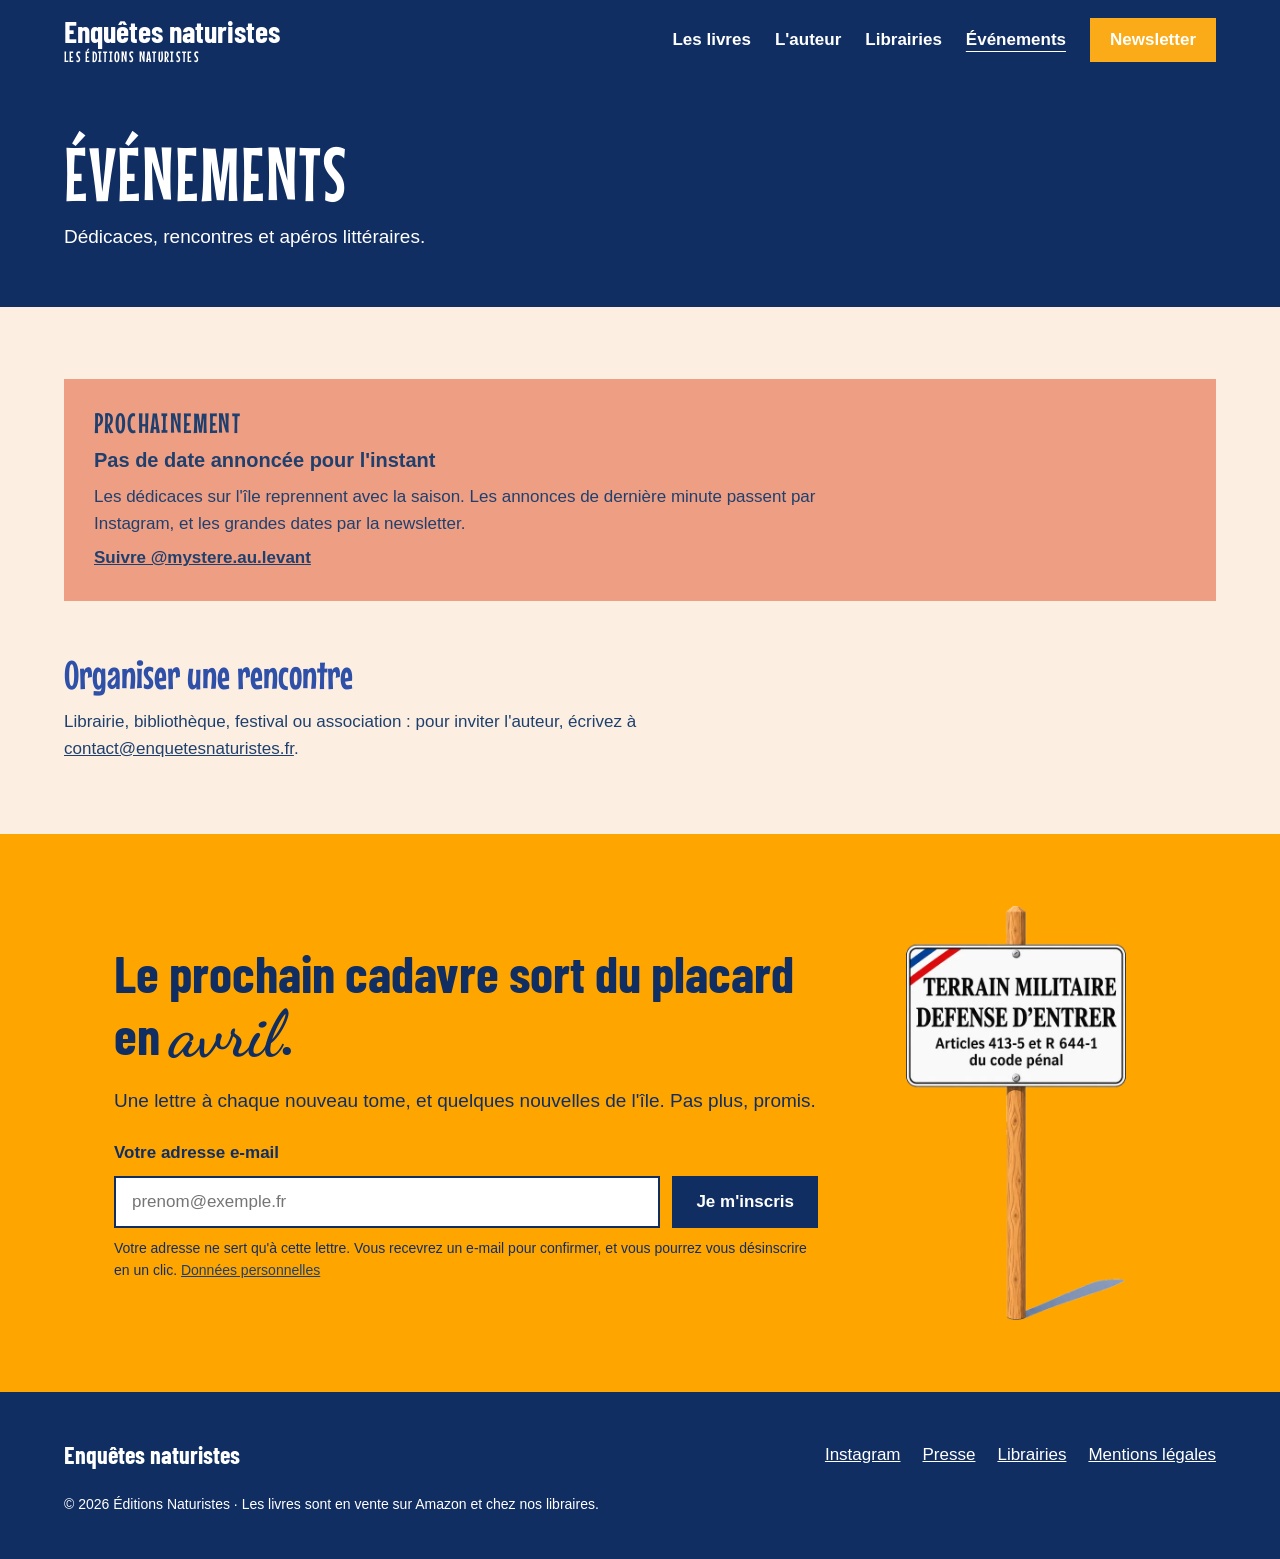
<file: evenements.html>
<!doctype html>
<html lang="fr">
<head>
<meta charset="utf-8">
<meta name="viewport" content="width=device-width, initial-scale=1">
<title>Dédicaces et rencontres · Enquêtes naturistes</title>
<meta name="description" content="Dédicaces et rencontres avec Olivier Maisonneuve, auteur des Enquêtes naturistes.">
<link rel="canonical" href="https://enquetesnaturistes.fr/evenements">
<meta property="og:type" content="website">
<meta property="og:locale" content="fr_FR">
<meta property="og:site_name" content="Enquêtes naturistes">
<meta property="og:title" content="Dédicaces et rencontres · Enquêtes naturistes">
<meta property="og:description" content="Dédicaces et rencontres avec Olivier Maisonneuve, auteur des Enquêtes naturistes.">
<meta property="og:url" content="https://enquetesnaturistes.fr/evenements">
<meta property="og:image" content="https://enquetesnaturistes.fr/img/og-enquetes-naturistes.jpg">
<meta name="twitter:card" content="summary_large_image">
<link rel="icon" href="/favicon.svg" type="image/svg+xml">
<link rel="preload" href="/fonts/barlow-condensed-latin-700-normal.woff2" as="font" type="font/woff2" crossorigin>
<link rel="stylesheet" href="/css/style.css">
</head>
<body>
<a class="skip" href="#contenu">Aller au contenu</a>
<header class="site-header">
<div class="wrap">
<a class="brand" href="/"><span class="brand-name">Enquêtes naturistes</span><span class="brand-sub">LES ÉDITIONS NATURISTES</span></a>
<nav class="nav" aria-label="Navigation principale">
<a href="/#livres">Les livres</a>
<a href="/auteur">L'auteur</a>
<a href="/librairies">Librairies</a>
<a href="/evenements" aria-current="page">Événements</a>
<a class="btn btn-jaune" href="#newsletter">Newsletter</a>
</nav>
</div>
</header>
<main id="contenu">
<section class="page-titre">
<div class="wrap"><h1>ÉVÉNEMENTS</h1><p>Dédicaces, rencontres et apéros littéraires.</p></div>
</section>
<section class="contenu bande-creme">
<div class="wrap stack">
<!-- Pour ajouter un événement, dupliquer ce bloc dans la liste ci-dessous :
<div class="carte"><p class="eyebrow">12 AVRIL 2027</p><h3>Dédicace · Lieu</h3><p>Horaires, adresse, précisions.</p></div>
-->
<div class="cartes" style="margin-top:0">
<div class="carte terracotta">
<p class="eyebrow">PROCHAINEMENT</p>
<h3>Pas de date annoncée pour l'instant</h3>
<p>Les dédicaces sur l'île reprennent avec la saison. Les annonces de dernière minute passent par Instagram, et les grandes dates par la newsletter.</p>
<a href="https://www.instagram.com/mystere.au.levant/" rel="noopener"><strong>Suivre @mystere.au.levant</strong></a>
</div>
</div>
<h2>Organiser une rencontre</h2>
<p>Librairie, bibliothèque, festival ou association : pour inviter l'auteur, écrivez à <a href="mailto:contact@enquetesnaturistes.fr">contact@enquetesnaturistes.fr</a>.</p>
</div>
</section>
</main>
<section class="newsletter" id="newsletter">
<div class="wrap narrow duo">
<div class="texte stack">
<h2>Le prochain cadavre sort du placard en <span class="script">avril</span>.</h2>
<p class="lead">Une lettre à chaque nouveau tome, et quelques nouvelles de l'île. Pas plus, promis.</p>
<!-- Formulaire Brevo (liste Lecteurs, double opt-in) -->
<form class="form-nl" action="https://f5da29bd.sibforms.com/serve/[base64]" method="post">
<input type="text" name="email_address_check" value="" tabindex="-1" autocomplete="off" aria-hidden="true" class="pot">
<input type="hidden" name="locale" value="fr">
<label for="email-nl">Votre adresse e-mail</label>
<div class="champ">
<input id="email-nl" name="EMAIL" type="email" autocomplete="email" required placeholder="prenom@exemple.fr">
<button class="btn btn-nuit" type="submit">Je m'inscris</button>
</div>
<p class="petit">Votre adresse ne sert qu'à cette lettre. Vous recevrez un e-mail pour confirmer, et vous pourrez vous désinscrire en un clic. <a href="/mentions-legales#donnees">Données personnelles</a></p>
</form>
</div>
<div class="visuel">
<img src="/img/panneau-militaire.webp" width="478" height="900" alt="Panneau illustré « Terrain militaire, défense d'entrer », l'objet du tome 2" loading="lazy" style="max-width:220px">
</div>
</div>
</section>
<footer class="site-footer">
<div class="wrap">
<span class="condensed" style="font-size:24px">Enquêtes naturistes</span>
<nav aria-label="Liens du pied de page">
<a href="https://www.instagram.com/mystere.au.levant/">Instagram</a>
<a href="/presse">Presse</a>
<a href="/librairies">Librairies</a>
<a href="/mentions-legales">Mentions légales</a>
</nav>
<p class="copy">© 2026 Éditions Naturistes · Les livres sont en vente sur Amazon et chez nos libraires.</p>
</div>
</footer>
</body>
</html>
</file>
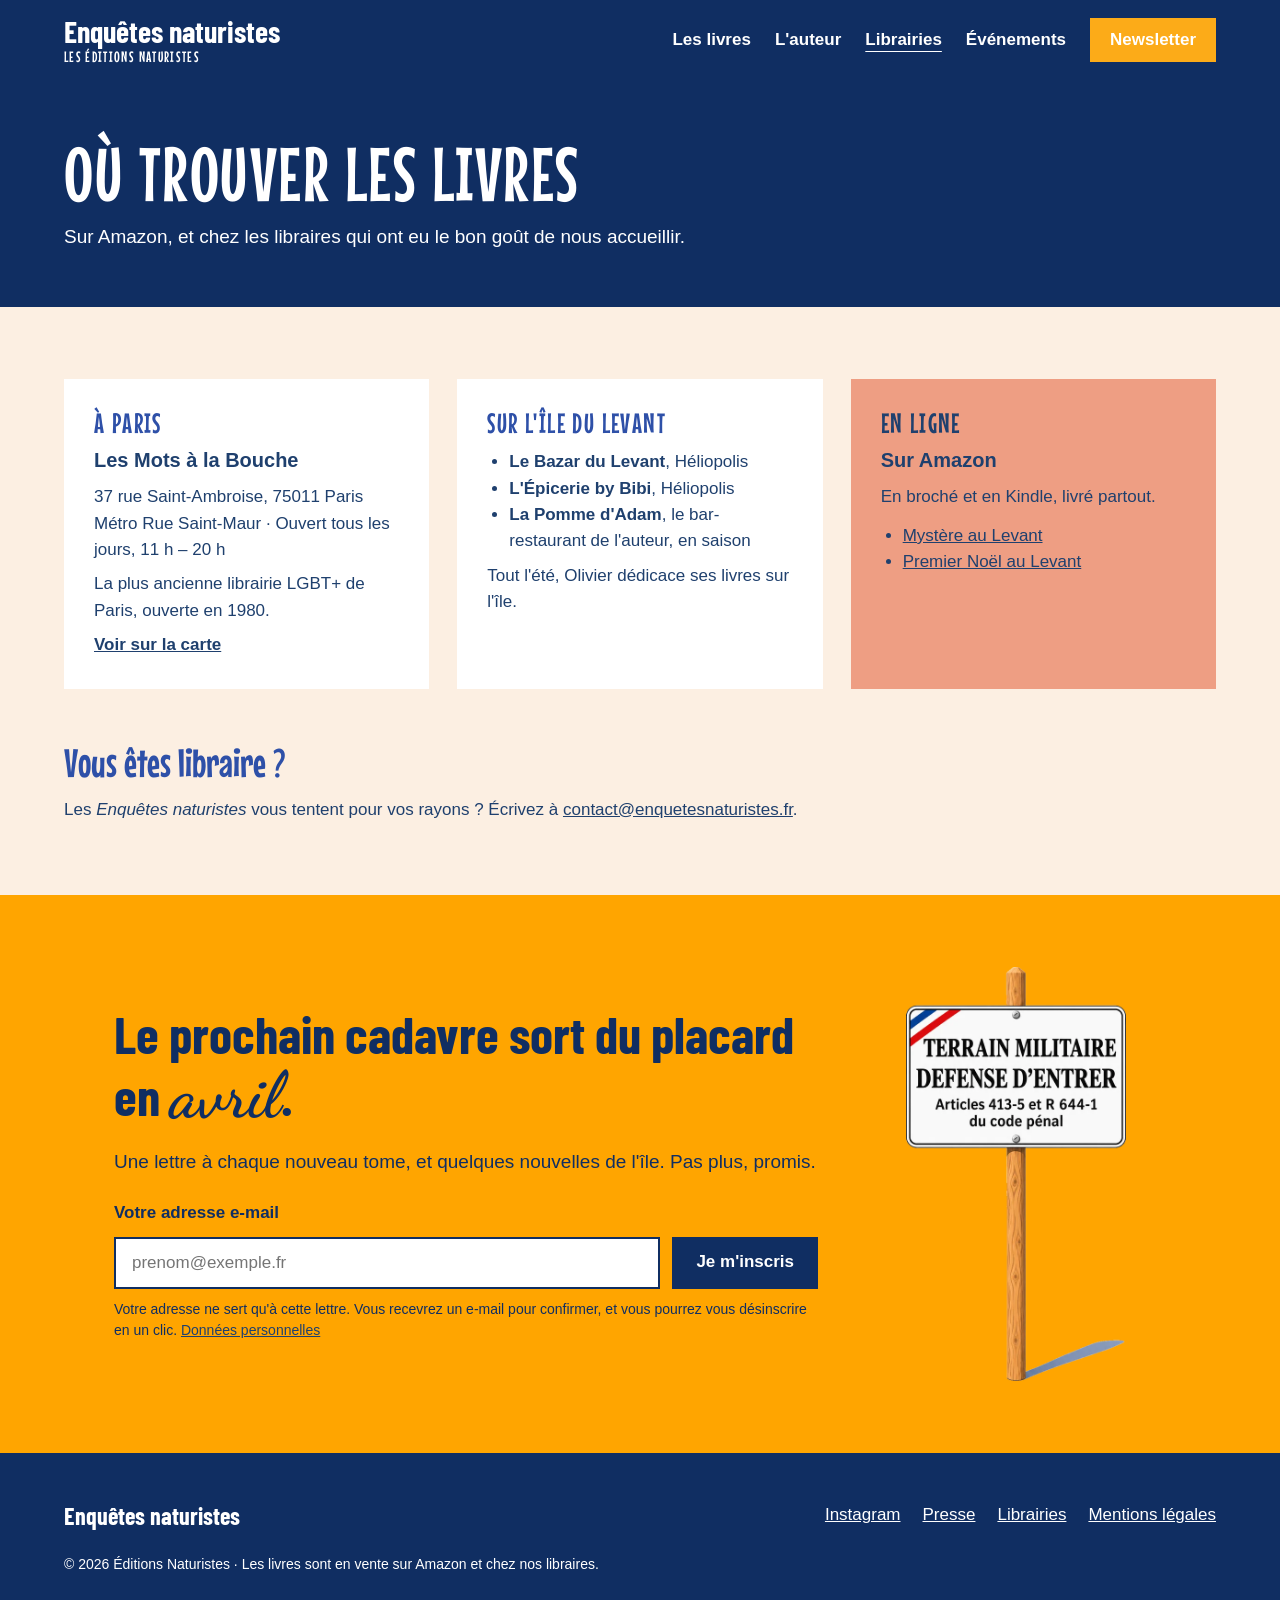
<file: librairies.html>
<!doctype html>
<html lang="fr">
<head>
<meta charset="utf-8">
<meta name="viewport" content="width=device-width, initial-scale=1">
<title>Où trouver les livres · Enquêtes naturistes</title>
<meta name="description" content="Les Enquêtes naturistes en librairie à Paris (Les Mots à la Bouche), sur l&#x27;île du Levant et sur Amazon.">
<link rel="canonical" href="https://enquetesnaturistes.fr/librairies">
<meta property="og:type" content="website">
<meta property="og:locale" content="fr_FR">
<meta property="og:site_name" content="Enquêtes naturistes">
<meta property="og:title" content="Où trouver les livres · Enquêtes naturistes">
<meta property="og:description" content="Les Enquêtes naturistes en librairie à Paris (Les Mots à la Bouche), sur l&#x27;île du Levant et sur Amazon.">
<meta property="og:url" content="https://enquetesnaturistes.fr/librairies">
<meta property="og:image" content="https://enquetesnaturistes.fr/img/og-enquetes-naturistes.jpg">
<meta name="twitter:card" content="summary_large_image">
<link rel="icon" href="/favicon.svg" type="image/svg+xml">
<link rel="preload" href="/fonts/barlow-condensed-latin-700-normal.woff2" as="font" type="font/woff2" crossorigin>
<link rel="stylesheet" href="/css/style.css">
</head>
<body>
<a class="skip" href="#contenu">Aller au contenu</a>
<header class="site-header">
<div class="wrap">
<a class="brand" href="/"><span class="brand-name">Enquêtes naturistes</span><span class="brand-sub">LES ÉDITIONS NATURISTES</span></a>
<nav class="nav" aria-label="Navigation principale">
<a href="/#livres">Les livres</a>
<a href="/auteur">L'auteur</a>
<a href="/librairies" aria-current="page">Librairies</a>
<a href="/evenements">Événements</a>
<a class="btn btn-jaune" href="#newsletter">Newsletter</a>
</nav>
</div>
</header>
<main id="contenu">
<section class="page-titre">
<div class="wrap"><h1>OÙ TROUVER LES LIVRES</h1><p>Sur Amazon, et chez les libraires qui ont eu le bon goût de nous accueillir.</p></div>
</section>
<section class="contenu bande-creme">
<div class="wrap stack">
<div class="cartes" style="margin-top:0">
<div class="carte">
<p class="eyebrow">À PARIS</p>
<h3>Les Mots à la Bouche</h3>
<p>37 rue Saint-Ambroise, 75011 Paris<br>Métro Rue Saint-Maur · Ouvert tous les jours, 11 h – 20 h</p>
<p>La plus ancienne librairie LGBT+ de Paris, ouverte en 1980.</p>
<a href="https://www.google.com/maps/search/?api=1&query=Les+Mots+%C3%A0+la+Bouche+37+rue+Saint-Ambroise+75011+Paris" rel="noopener"><strong>Voir sur la carte</strong></a>
</div>
<div class="carte">
<p class="eyebrow">SUR L'ÎLE DU LEVANT</p>
<ul>
<li><strong>Le Bazar du Levant</strong>, Héliopolis</li>
<li><strong>L'Épicerie by Bibi</strong>, Héliopolis</li>
<li><strong>La Pomme d'Adam</strong>, le bar-restaurant de l'auteur, en saison</li>
</ul>
<p>Tout l'été, Olivier dédicace ses livres sur l'île.</p>
</div>
<div class="carte terracotta">
<p class="eyebrow">EN LIGNE</p>
<h3>Sur Amazon</h3>
<p>En broché et en Kindle, livré partout.</p>
<ul>
<li><a href="https://www.amazon.fr/dp/B0GKBFGXKV" rel="noopener">Mystère au Levant</a></li>
<li><a href="https://www.amazon.fr/dp/B0HRZLVFMH" rel="noopener">Premier Noël au Levant</a></li>
</ul>
</div>
</div>
<h2>Vous êtes libraire ?</h2>
<p>Les <em>Enquêtes naturistes</em> vous tentent pour vos rayons ? Écrivez à <a href="mailto:contact@enquetesnaturistes.fr">contact@enquetesnaturistes.fr</a>.</p>
</div>
</section>
</main>
<section class="newsletter" id="newsletter">
<div class="wrap narrow duo">
<div class="texte stack">
<h2>Le prochain cadavre sort du placard en <span class="script">avril</span>.</h2>
<p class="lead">Une lettre à chaque nouveau tome, et quelques nouvelles de l'île. Pas plus, promis.</p>
<!-- Formulaire Brevo (liste Lecteurs, double opt-in) -->
<form class="form-nl" action="https://f5da29bd.sibforms.com/serve/[base64]" method="post">
<input type="text" name="email_address_check" value="" tabindex="-1" autocomplete="off" aria-hidden="true" class="pot">
<input type="hidden" name="locale" value="fr">
<label for="email-nl">Votre adresse e-mail</label>
<div class="champ">
<input id="email-nl" name="EMAIL" type="email" autocomplete="email" required placeholder="prenom@exemple.fr">
<button class="btn btn-nuit" type="submit">Je m'inscris</button>
</div>
<p class="petit">Votre adresse ne sert qu'à cette lettre. Vous recevrez un e-mail pour confirmer, et vous pourrez vous désinscrire en un clic. <a href="/mentions-legales#donnees">Données personnelles</a></p>
</form>
</div>
<div class="visuel">
<img src="/img/panneau-militaire.webp" width="478" height="900" alt="Panneau illustré « Terrain militaire, défense d'entrer », l'objet du tome 2" loading="lazy" style="max-width:220px">
</div>
</div>
</section>
<footer class="site-footer">
<div class="wrap">
<span class="condensed" style="font-size:24px">Enquêtes naturistes</span>
<nav aria-label="Liens du pied de page">
<a href="https://www.instagram.com/mystere.au.levant/">Instagram</a>
<a href="/presse">Presse</a>
<a href="/librairies">Librairies</a>
<a href="/mentions-legales">Mentions légales</a>
</nav>
<p class="copy">© 2026 Éditions Naturistes · Les livres sont en vente sur Amazon et chez nos libraires.</p>
</div>
</footer>
</body>
</html>
</file>
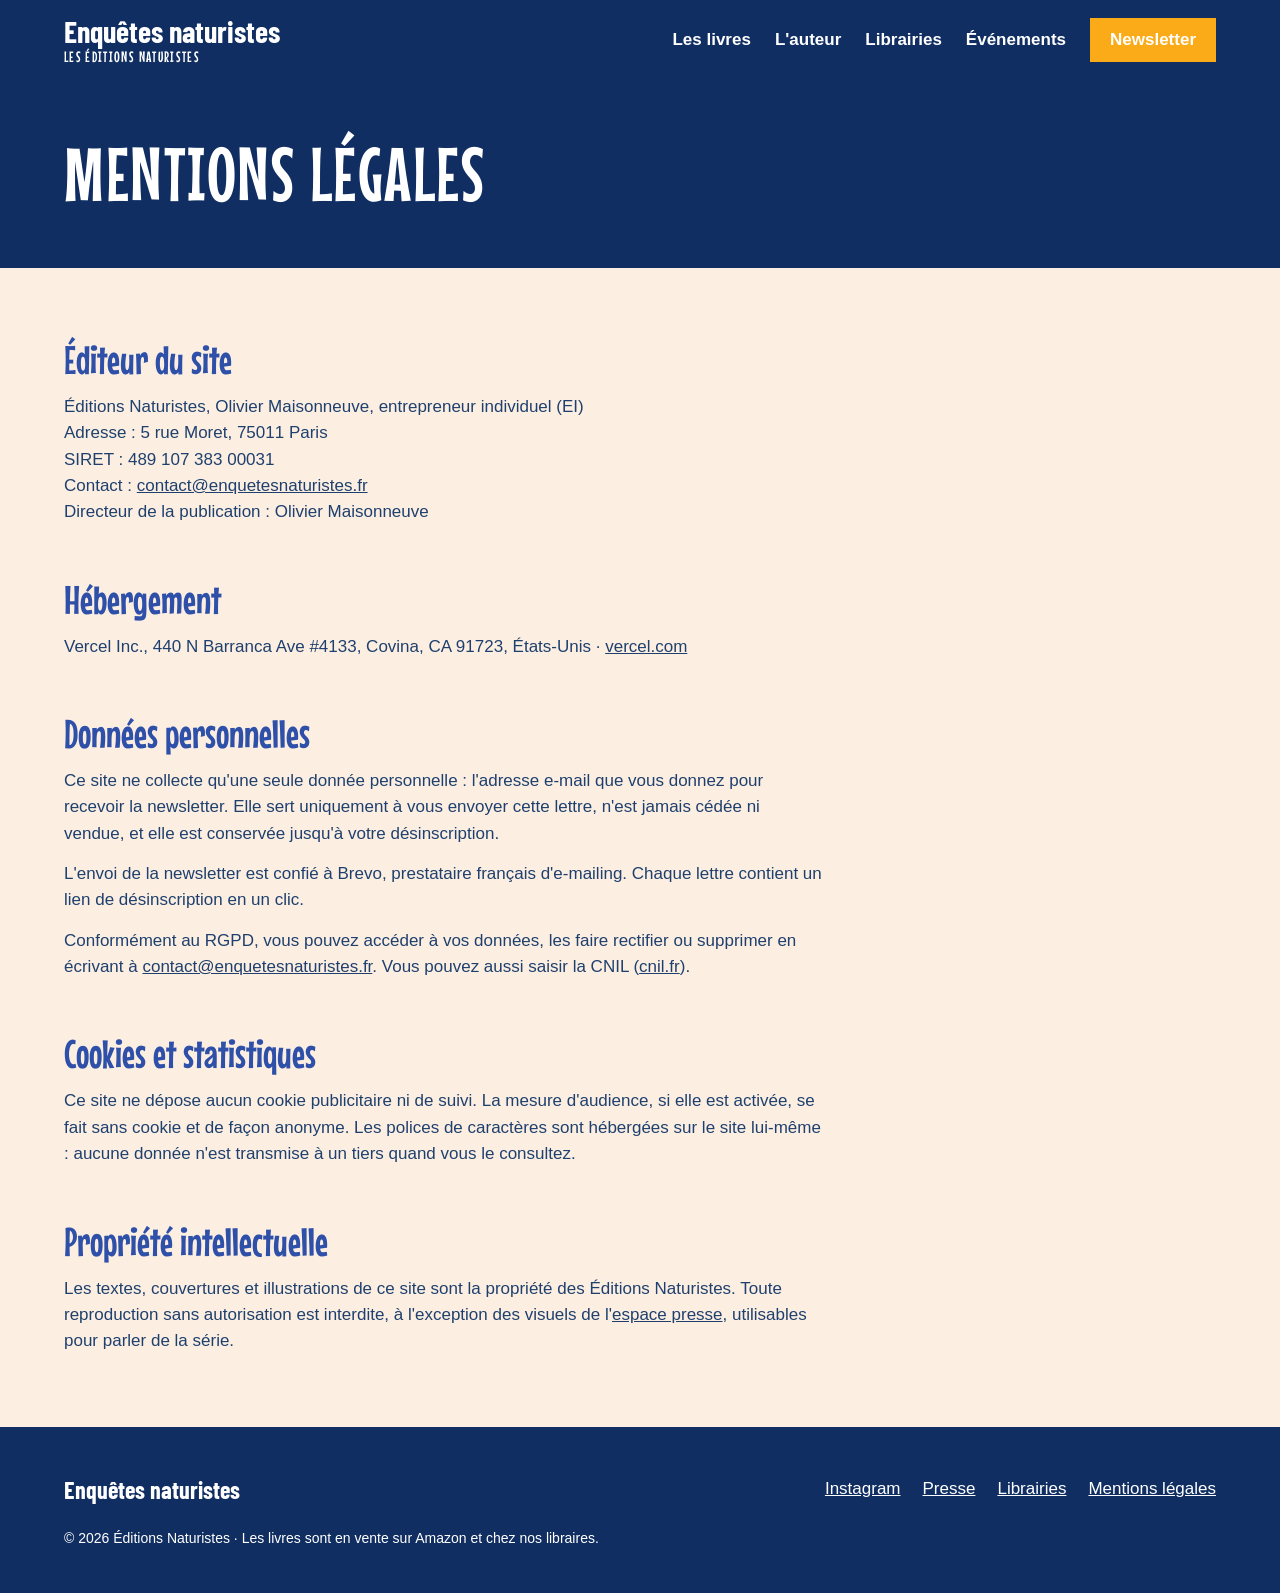
<file: mentions-legales.html>
<!doctype html>
<html lang="fr">
<head>
<meta charset="utf-8">
<meta name="viewport" content="width=device-width, initial-scale=1">
<title>Mentions légales · Enquêtes naturistes</title>
<meta name="description" content="Mentions légales et données personnelles du site enquetesnaturistes.fr.">
<link rel="canonical" href="https://enquetesnaturistes.fr/mentions-legales">
<meta property="og:type" content="website">
<meta property="og:locale" content="fr_FR">
<meta property="og:site_name" content="Enquêtes naturistes">
<meta property="og:title" content="Mentions légales · Enquêtes naturistes">
<meta property="og:description" content="Mentions légales et données personnelles du site enquetesnaturistes.fr.">
<meta property="og:url" content="https://enquetesnaturistes.fr/mentions-legales">
<meta property="og:image" content="https://enquetesnaturistes.fr/img/og-enquetes-naturistes.jpg">
<meta name="twitter:card" content="summary_large_image">
<link rel="icon" href="/favicon.svg" type="image/svg+xml">
<link rel="preload" href="/fonts/barlow-condensed-latin-700-normal.woff2" as="font" type="font/woff2" crossorigin>
<link rel="stylesheet" href="/css/style.css">
</head>
<body>
<a class="skip" href="#contenu">Aller au contenu</a>
<header class="site-header">
<div class="wrap">
<a class="brand" href="/"><span class="brand-name">Enquêtes naturistes</span><span class="brand-sub">LES ÉDITIONS NATURISTES</span></a>
<nav class="nav" aria-label="Navigation principale">
<a href="/#livres">Les livres</a>
<a href="/auteur">L'auteur</a>
<a href="/librairies">Librairies</a>
<a href="/evenements">Événements</a>
<a class="btn btn-jaune" href="#newsletter">Newsletter</a>
</nav>
</div>
</header>
<main id="contenu">
<section class="page-titre">
<div class="wrap"><h1>MENTIONS LÉGALES</h1></div>
</section>
<section class="contenu bande-creme">
<div class="wrap stack">
<h2>Éditeur du site</h2>
<p>Éditions Naturistes, Olivier Maisonneuve, entrepreneur individuel (EI)<br>
Adresse : 5 rue Moret, 75011 Paris<br>
SIRET : 489 107 383 00031<br>
Contact : <a href="mailto:contact@enquetesnaturistes.fr">contact@enquetesnaturistes.fr</a><br>
Directeur de la publication : Olivier Maisonneuve</p>
<h2>Hébergement</h2>
<p>Vercel Inc., 440 N Barranca Ave #4133, Covina, CA 91723, États-Unis · <a href="https://vercel.com" rel="noopener">vercel.com</a></p>
<h2 id="donnees">Données personnelles</h2>
<p>Ce site ne collecte qu'une seule donnée personnelle : l'adresse e-mail que vous donnez pour recevoir la newsletter. Elle sert uniquement à vous envoyer cette lettre, n'est jamais cédée ni vendue, et elle est conservée jusqu'à votre désinscription.</p>
<p>L'envoi de la newsletter est confié à Brevo, prestataire français d'e-mailing. Chaque lettre contient un lien de désinscription en un clic.</p>
<p>Conformément au RGPD, vous pouvez accéder à vos données, les faire rectifier ou supprimer en écrivant à <a href="mailto:contact@enquetesnaturistes.fr">contact@enquetesnaturistes.fr</a>. Vous pouvez aussi saisir la CNIL (<a href="https://www.cnil.fr" rel="noopener">cnil.fr</a>).</p>
<h2>Cookies et statistiques</h2>
<p>Ce site ne dépose aucun cookie publicitaire ni de suivi. La mesure d'audience, si elle est activée, se fait sans cookie et de façon anonyme. Les polices de caractères sont hébergées sur le site lui-même : aucune donnée n'est transmise à un tiers quand vous le consultez.</p>
<h2>Propriété intellectuelle</h2>
<p>Les textes, couvertures et illustrations de ce site sont la propriété des Éditions Naturistes. Toute reproduction sans autorisation est interdite, à l'exception des visuels de l'<a href="/presse">espace presse</a>, utilisables pour parler de la série.</p>
</div>
</section>
</main>
<footer class="site-footer">
<div class="wrap">
<span class="condensed" style="font-size:24px">Enquêtes naturistes</span>
<nav aria-label="Liens du pied de page">
<a href="https://www.instagram.com/mystere.au.levant/">Instagram</a>
<a href="/presse">Presse</a>
<a href="/librairies">Librairies</a>
<a href="/mentions-legales">Mentions légales</a>
</nav>
<p class="copy">© 2026 Éditions Naturistes · Les livres sont en vente sur Amazon et chez nos libraires.</p>
</div>
</footer>
</body>
</html>
</file>
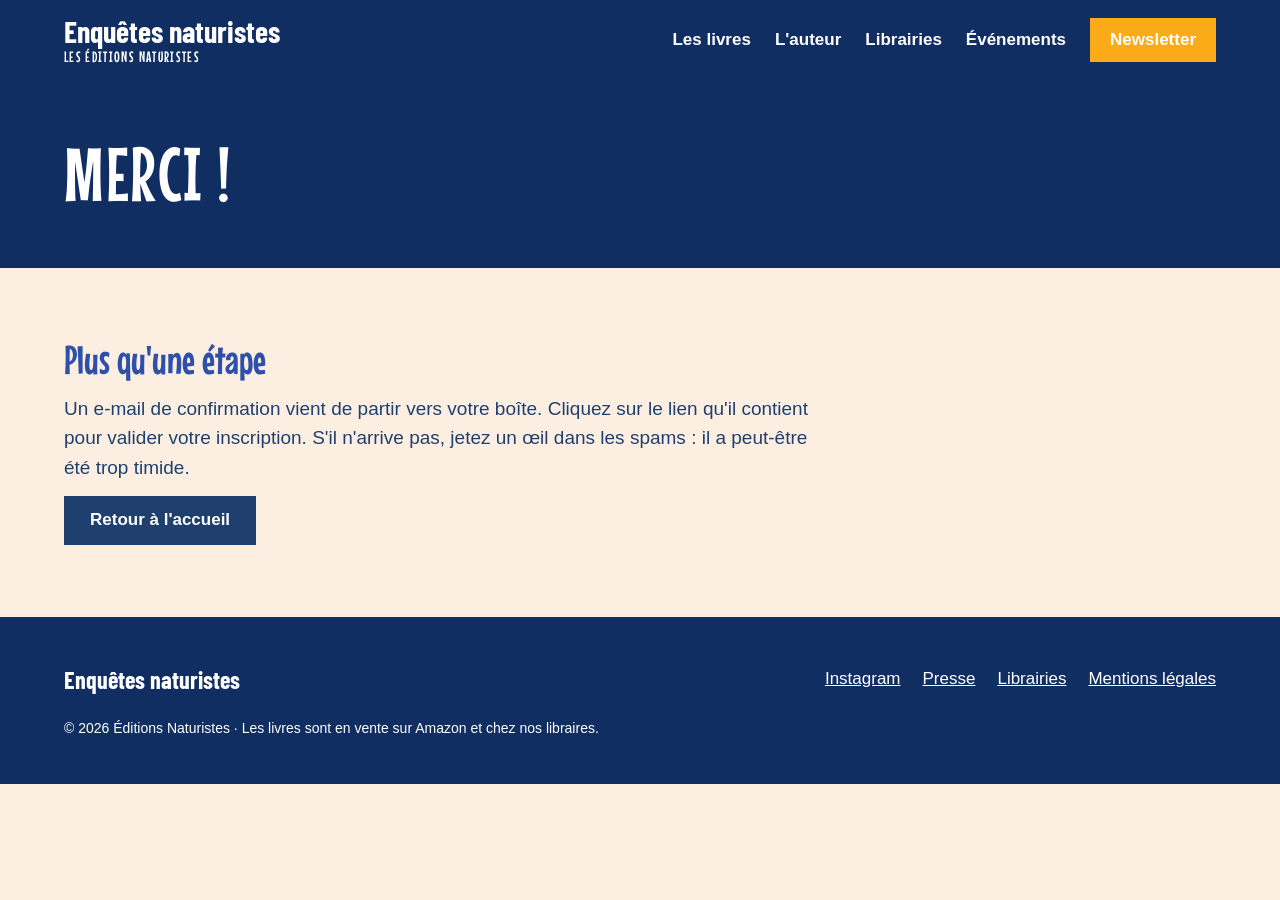
<file: merci.html>
<!doctype html>
<html lang="fr">
<head>
<meta charset="utf-8">
<meta name="viewport" content="width=device-width, initial-scale=1">
<title>Merci ! · Enquêtes naturistes</title>
<meta name="robots" content="noindex">
<meta name="description" content="Confirmation de votre inscription à la newsletter des Enquêtes naturistes.">
<link rel="canonical" href="https://enquetesnaturistes.fr/merci">
<meta property="og:type" content="website">
<meta property="og:locale" content="fr_FR">
<meta property="og:site_name" content="Enquêtes naturistes">
<meta property="og:title" content="Merci ! · Enquêtes naturistes">
<meta property="og:description" content="Confirmation de votre inscription à la newsletter des Enquêtes naturistes.">
<meta property="og:url" content="https://enquetesnaturistes.fr/merci">
<meta property="og:image" content="https://enquetesnaturistes.fr/img/og-enquetes-naturistes.jpg">
<meta name="twitter:card" content="summary_large_image">
<link rel="icon" href="/favicon.svg" type="image/svg+xml">
<link rel="preload" href="/fonts/barlow-condensed-latin-700-normal.woff2" as="font" type="font/woff2" crossorigin>
<link rel="stylesheet" href="/css/style.css">
</head>
<body>
<a class="skip" href="#contenu">Aller au contenu</a>
<header class="site-header">
<div class="wrap">
<a class="brand" href="/"><span class="brand-name">Enquêtes naturistes</span><span class="brand-sub">LES ÉDITIONS NATURISTES</span></a>
<nav class="nav" aria-label="Navigation principale">
<a href="/#livres">Les livres</a>
<a href="/auteur">L'auteur</a>
<a href="/librairies">Librairies</a>
<a href="/evenements">Événements</a>
<a class="btn btn-jaune" href="#newsletter">Newsletter</a>
</nav>
</div>
</header>
<main id="contenu">
<section class="page-titre">
<div class="wrap"><h1>MERCI !</h1></div>
</section>
<section class="contenu bande-creme">
<div class="wrap stack">
<h2>Plus qu'une étape</h2>
<p class="lead">Un e-mail de confirmation vient de partir vers votre boîte. Cliquez sur le lien qu'il contient pour valider votre inscription. S'il n'arrive pas, jetez un œil dans les spams : il a peut-être été trop timide.</p>
<p><a class="btn btn-marine" href="/">Retour à l'accueil</a></p>
</div>
</section>
</main>
<footer class="site-footer">
<div class="wrap">
<span class="condensed" style="font-size:24px">Enquêtes naturistes</span>
<nav aria-label="Liens du pied de page">
<a href="https://www.instagram.com/mystere.au.levant/">Instagram</a>
<a href="/presse">Presse</a>
<a href="/librairies">Librairies</a>
<a href="/mentions-legales">Mentions légales</a>
</nav>
<p class="copy">© 2026 Éditions Naturistes · Les livres sont en vente sur Amazon et chez nos libraires.</p>
</div>
</footer>
</body>
</html>
</file>
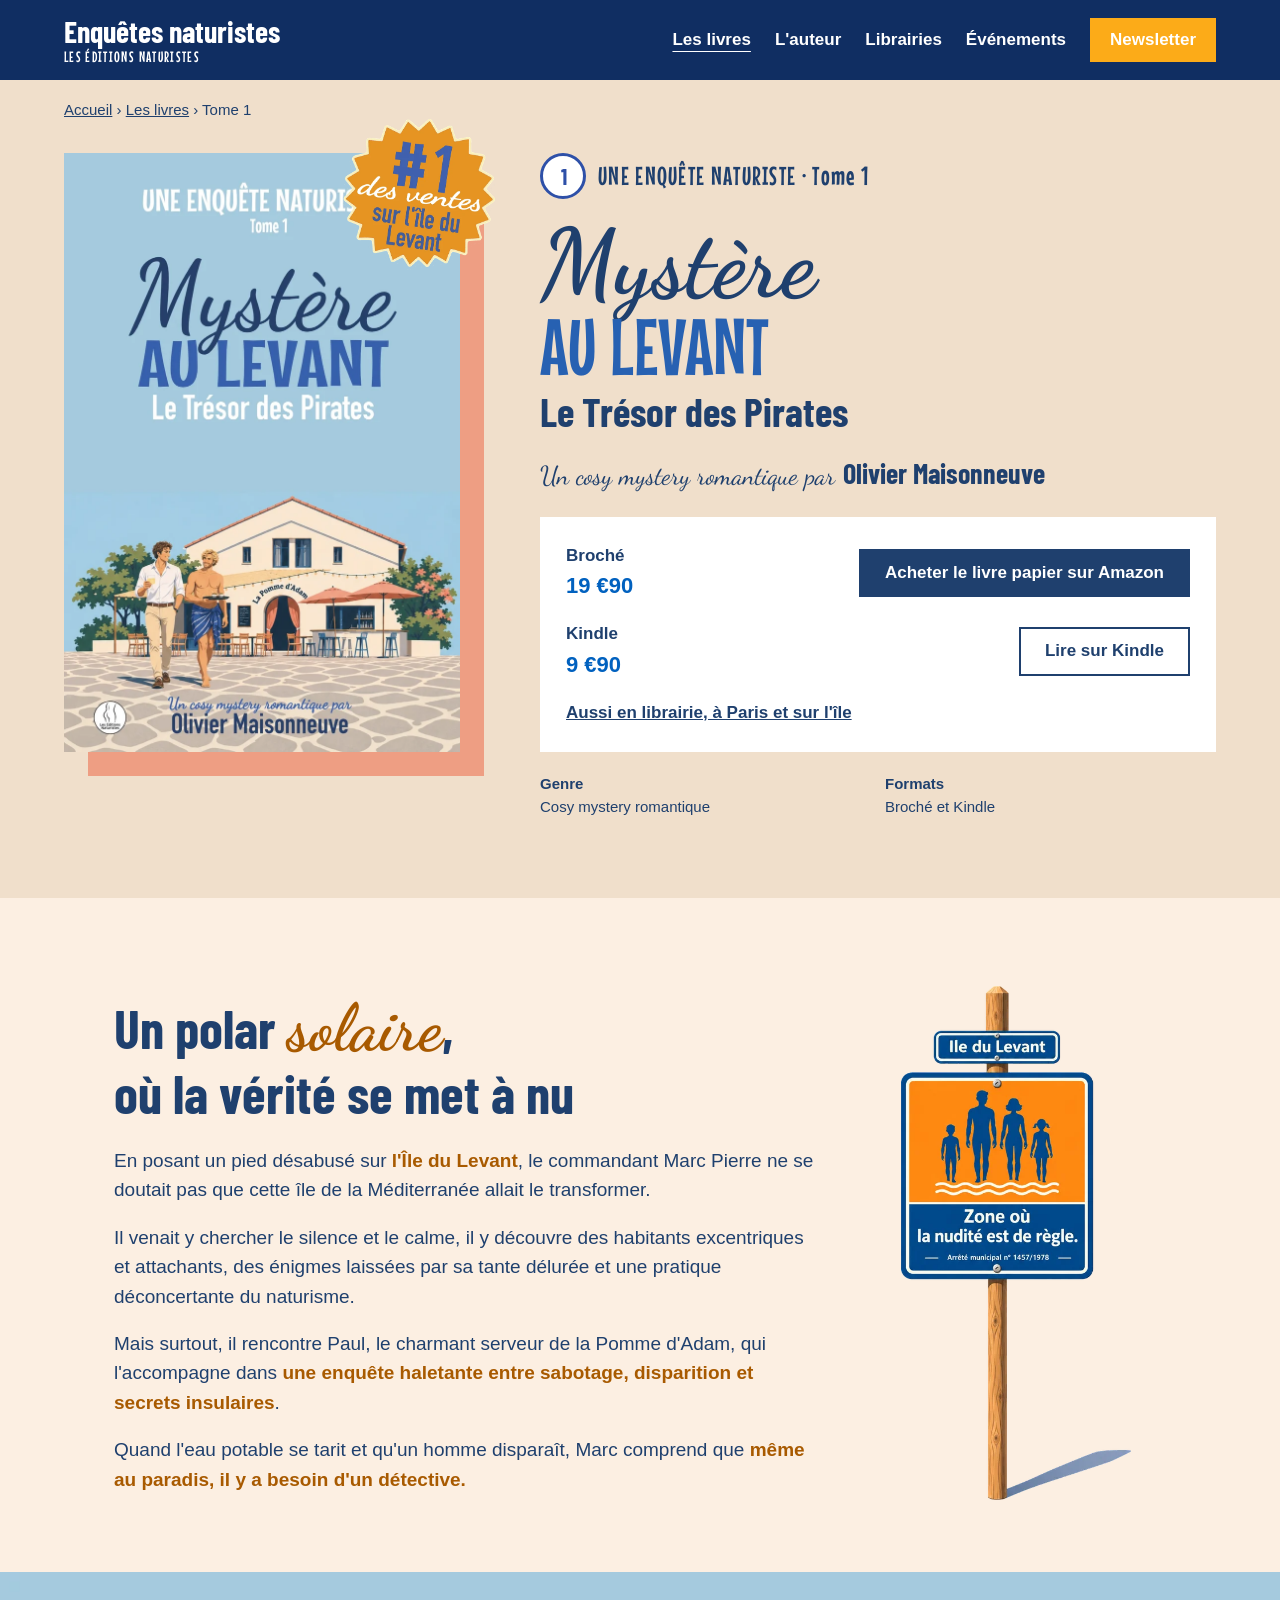
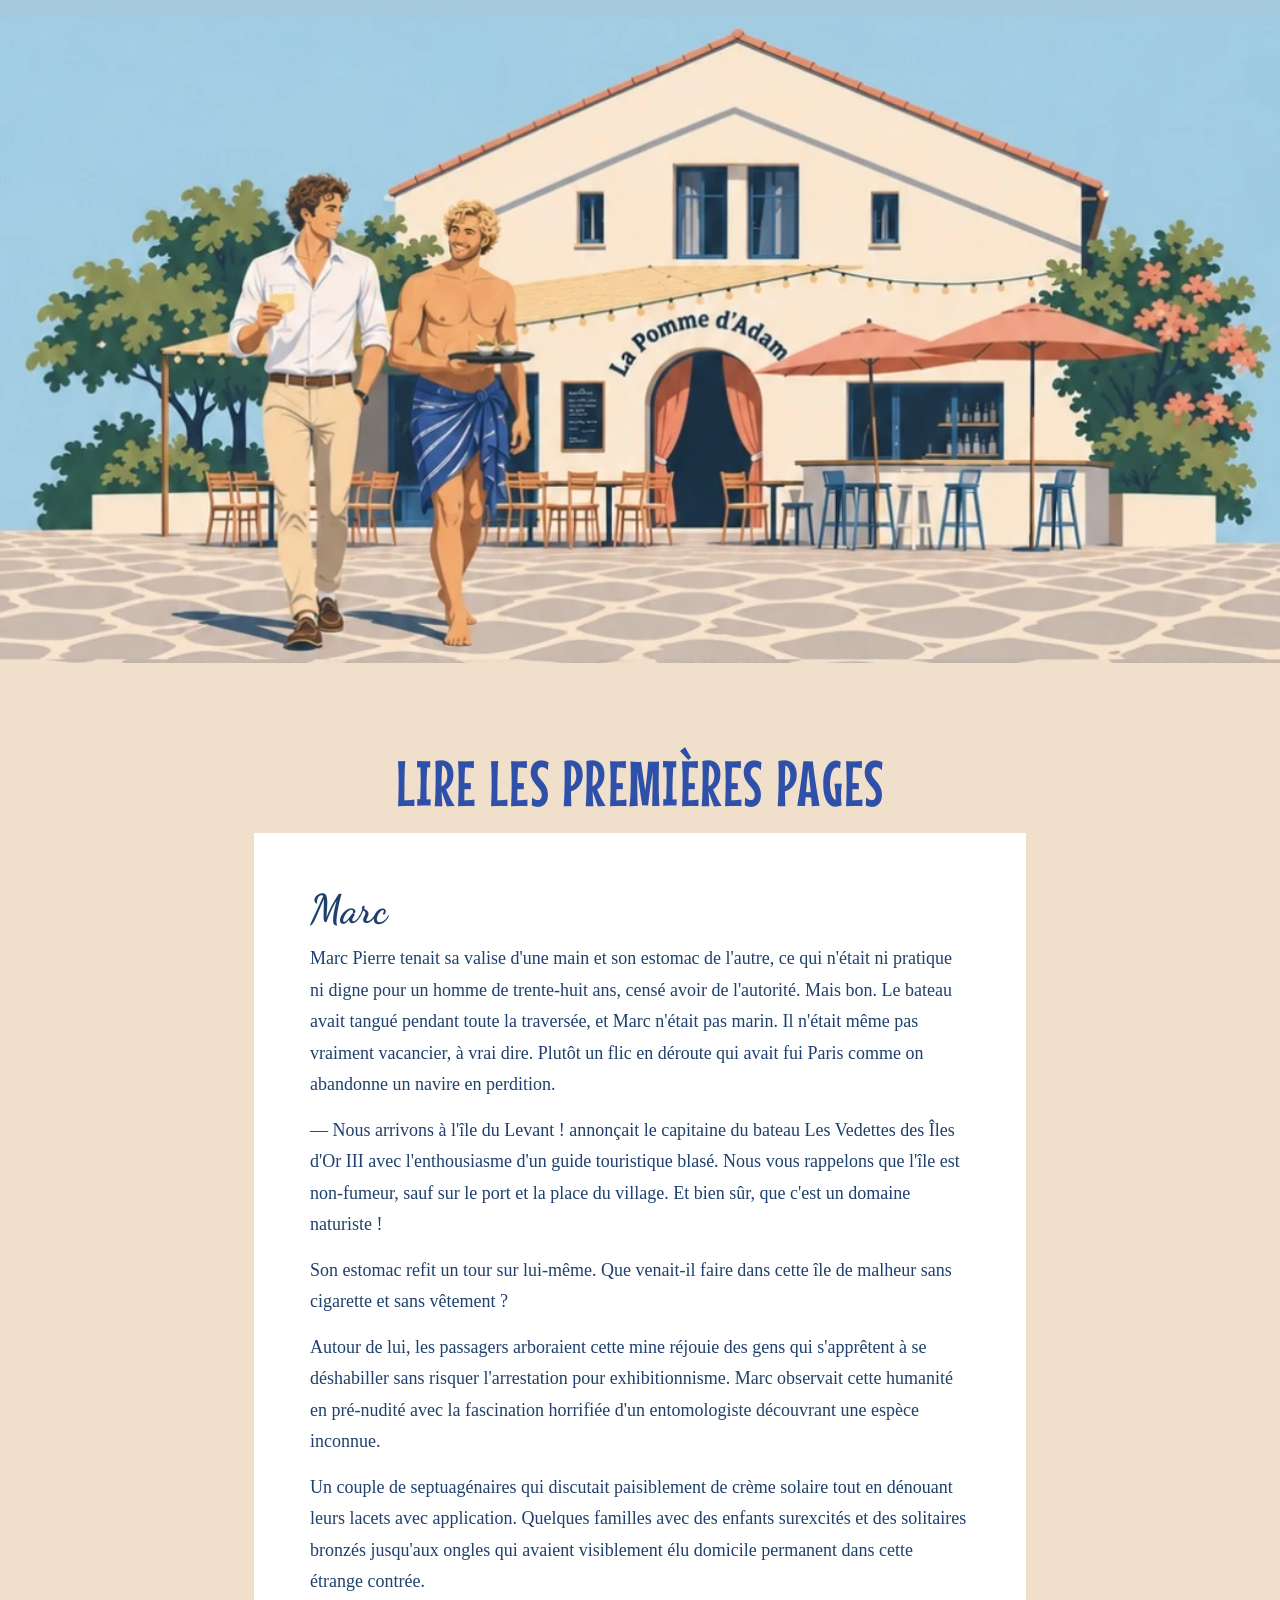
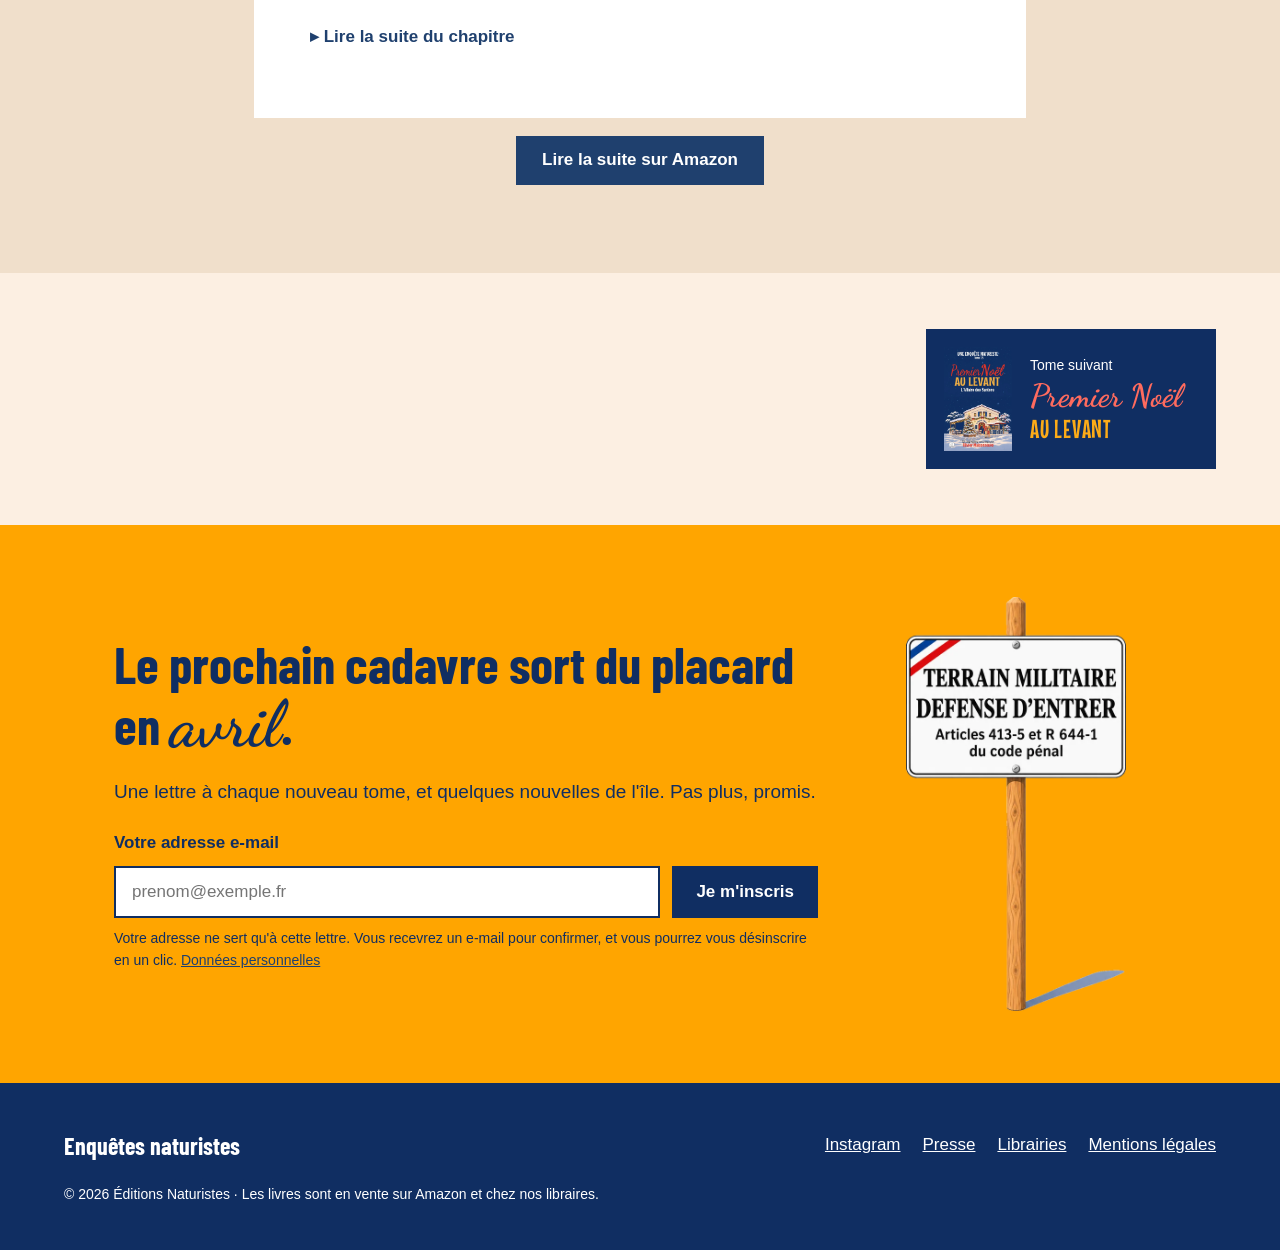
<file: mystere-au-levant.html>
<!doctype html>
<html lang="fr">
<head>
<meta charset="utf-8">
<meta name="viewport" content="width=device-width, initial-scale=1">
<title>Mystère au Levant — Le Trésor des Pirates · Enquêtes naturistes</title>
<meta name="description" content="Mystère au Levant, tome 1 des Enquêtes naturistes : un cosy mystery romantique et solaire sur l&#x27;île du Levant. Broché 19,90 €, Kindle 9,90 €.">
<link rel="canonical" href="https://enquetesnaturistes.fr/mystere-au-levant">
<meta property="og:type" content="website">
<meta property="og:locale" content="fr_FR">
<meta property="og:site_name" content="Enquêtes naturistes">
<meta property="og:title" content="Mystère au Levant — Le Trésor des Pirates · Enquêtes naturistes">
<meta property="og:description" content="Mystère au Levant, tome 1 des Enquêtes naturistes : un cosy mystery romantique et solaire sur l&#x27;île du Levant. Broché 19,90 €, Kindle 9,90 €.">
<meta property="og:url" content="https://enquetesnaturistes.fr/mystere-au-levant">
<meta property="og:image" content="https://enquetesnaturistes.fr/img/couv-t1.webp">
<meta name="twitter:card" content="summary_large_image">
<link rel="icon" href="/favicon.svg" type="image/svg+xml">
<link rel="preload" href="/fonts/barlow-condensed-latin-700-normal.woff2" as="font" type="font/woff2" crossorigin>
<link rel="stylesheet" href="/css/style.css">
<script type="application/ld+json">{"@context": "https://schema.org", "@type": "Book", "name": "Mystère au Levant — Le Trésor des Pirates", "author": {"@type": "Person", "name": "Olivier Maisonneuve"}, "publisher": {"@type": "Organization", "name": "Éditions Naturistes"}, "inLanguage": "fr", "genre": "Cosy mystery romantique", "isPartOf": {"@type": "BookSeries", "name": "Enquêtes naturistes"}, "position": "1", "image": "https://enquetesnaturistes.fr/img/couv-t1.webp", "url": "https://enquetesnaturistes.fr/mystere-au-levant", "description": "En posant un pied désabusé sur l'Île du Levant, le commandant Marc Pierre ne se doutait pas que cette île de la Méditerranée allait le transformer. Il venait y chercher le silence et le calme, il y découvre des habitants excentriques et attachants, des énigmes laissées par sa tante délurée et une pratique déconcertante du naturisme. Mais surtout, il rencontre Paul, le charmant serveur de la Pomme d'Adam, qui l'accompagne dans une enquête haletante entre sabotage, disparition et secrets insulaires. Quand l'eau potable se tarit et qu'un homme disparaît, Marc comprend que même au paradis, il y a besoin d'un détective.", "offers": {"@type": "Offer", "url": "https://www.amazon.fr/dp/B0GKBFGXKV", "priceCurrency": "EUR", "price": "19.90", "availability": "https://schema.org/InStock"}}</script>
</head>
<body>
<a class="skip" href="#contenu">Aller au contenu</a>
<header class="site-header">
<div class="wrap">
<a class="brand" href="/"><span class="brand-name">Enquêtes naturistes</span><span class="brand-sub">LES ÉDITIONS NATURISTES</span></a>
<nav class="nav" aria-label="Navigation principale">
<a href="/#livres" aria-current="page">Les livres</a>
<a href="/auteur">L'auteur</a>
<a href="/librairies">Librairies</a>
<a href="/evenements">Événements</a>
<a class="btn btn-jaune" href="#newsletter">Newsletter</a>
</nav>
</div>
</header>
<main id="contenu">
<section class="livre-une">
<div class="wrap">
<p class="fil"><a href="/">Accueil</a> › <a href="/#livres">Les livres</a> › Tome 1</p>
<div class="grille">
<div class="col-couv"><div class="couv-posee"><div class="ombre" aria-hidden="true"></div><img class="cover" src="/img/couv-t1.webp" width="800" height="1209" alt="Couverture de Mystère au Levant, tome 1 : Le Trésor des Pirates"><img class="macaron" src="/img/macaron.webp" width="519" height="500" alt="Numéro 1 des ventes sur l'île du Levant"></div></div>
<div class="col-info">
<div class="tome-line"><span class="pastille" aria-hidden="true">1</span><span class="eyebrow">UNE ENQUÊTE NATURISTE · Tome 1</span></div>
<h1 class="livre-titre">
<span class="t-script" style="color:#1f406e">Mystère</span>
<span class="t-caps" style="color:#2761b2">AU LEVANT</span>
<span class="t-sous">Le Trésor des Pirates</span>
</h1>
<p class="signature"><span class="script">Un cosy mystery romantique par</span> <span class="condensed">Olivier Maisonneuve</span></p>
<div class="achat">
<div class="ligne"><div class="format"><span><strong>Broché</strong></span><span class="prix">19 €90</span></div>
<a class="btn btn-marine" href="https://www.amazon.fr/dp/B0GKBFGXKV" rel="noopener">Acheter le livre papier sur Amazon</a></div>
<div class="ligne"><div class="format"><span><strong>Kindle</strong></span><span class="prix">9 €90</span></div>
<a class="btn btn-ligne" href="https://www.amazon.fr/dp/B0GQCH8931" rel="noopener">Lire sur Kindle</a></div>
<a href="/librairies"><strong>Aussi en librairie, à Paris et sur l'île</strong></a>
</div>
<dl class="fiche"><div><dt>Genre</dt><dd>Cosy mystery romantique</dd></div><div><dt>Formats</dt><dd>Broché et Kindle</dd></div></dl>
</div>
</div>
</div>
</section>

<section class="bande bande-creme quatrieme bas-0">
<div class="wrap narrow duo">
<div class="texte stack">
<p class="accroche">Un polar <span class="script">solaire</span>,<br>où la vérité se met à nu</p>
<p>En posant un pied désabusé sur <strong>l'Île du Levant</strong>, le commandant Marc Pierre ne se doutait pas que cette île de la Méditerranée allait le transformer.</p>
<p>Il venait y chercher le silence et le calme, il y découvre des habitants excentriques et attachants, des énigmes laissées par sa tante délurée et une pratique déconcertante du naturisme.</p>
<p>Mais surtout, il rencontre Paul, le charmant serveur de la Pomme d'Adam, qui l'accompagne dans <strong>une enquête haletante entre sabotage, disparition et secrets insulaires</strong>.</p>
<p>Quand l'eau potable se tarit et qu'un homme disparaît, Marc comprend que <strong>même au paradis, il y a besoin d'un détective.</strong></p>
</div>
<div class="visuel"><img src="/img/panneau-nudite.webp" width="403" height="900" alt="Panneau illustré « Zone où la nudité est de règle »" loading="lazy" style="max-width:230px"></div>
</div>
<div style="margin-top:72px"><img class="scene" src="/img/scene-terrasse.webp" alt="La terrasse de la Pomme d&#x27;Adam, sur l&#x27;île du Levant, en fin d&#x27;après-midi" loading="lazy"></div>
</section>

<section class="bande bande-pave" aria-labelledby="extrait-titre">
<div class="wrap" style="max-width:820px">
<div class="stack">
<h2 class="section-title" id="extrait-titre" style="text-align:center">LIRE LES PREMIÈRES PAGES</h2>
<article class="extrait-papier">
<p class="chap">Marc</p>
<p>Marc Pierre tenait sa valise d'une main et son estomac de l'autre, ce qui n'était ni pratique ni digne pour un homme de trente-huit ans, censé avoir de l'autorité. Mais bon. Le bateau avait tangué pendant toute la traversée, et Marc n'était pas marin. Il n'était même pas vraiment vacancier, à vrai dire. Plutôt un flic en déroute qui avait fui Paris comme on abandonne un navire en perdition.</p><p>— Nous arrivons à l'île du Levant ! annonçait le capitaine du bateau Les Vedettes des Îles d'Or III avec l'enthousiasme d'un guide touristique blasé. Nous vous rappelons que l'île est non-fumeur, sauf sur le port et la place du village. Et bien sûr, que c'est un domaine naturiste !</p><p>Son estomac refit un tour sur lui-même. Que venait-il faire dans cette île de malheur sans cigarette et sans vêtement ?</p><p>Autour de lui, les passagers arboraient cette mine réjouie des gens qui s'apprêtent à se déshabiller sans risquer l'arrestation pour exhibitionnisme. Marc observait cette humanité en pré-nudité avec la fascination horrifiée d'un entomologiste découvrant une espèce inconnue. </p><p>Un couple de septuagénaires qui discutait paisiblement de crème solaire tout en dénouant leurs lacets avec application. Quelques familles avec des enfants surexcités et des solitaires bronzés jusqu'aux ongles qui avaient visiblement élu domicile permanent dans cette étrange contrée.</p>
<details class="suite"><summary>Lire la suite du chapitre</summary><div>
<p>Marc, lui, serrait les pans de sa veste grise comme s'il s'agissait d'une armure anti-nudité. Cette veste qui sentait encore le café froid et l'angoisse de ses derniers mois parisiens. Ces heures interminables passées dans son bureau du 36 rue du Bastion, le siège de la PJ, à démêler des affaires sordides qui finissaient toujours par lui coller à la peau. </p><p>Comment ça marchait, exactement, sur une île naturiste ? Fallait-il se déshabiller dès la descente du bateau ? Y avait-il une procédure officielle ? Un test d'aptitude à la nudité ? Marc Pierre était le genre d'homme qui lisait non seulement la notice avant d'assembler une étagère IKEA, mais aussi les avertissements, les conseils d'entretien et parfois même la composition du vernis. L'idée de débarquer sur un territoire dont il ne maîtrisait pas les codes vestimentaires - ou plutôt dévestimentaires - le rendait aussi nerveux qu’un bibliothécaire dans une rave party.</p><p>Et puis, il y avait cette question existentielle qui le taraudait comme une vis mal vissée : comment interagir normalement avec des gens nus ? Où poser les yeux ? Fallait-il regarder au-dessus, en dessous, à côté ? Comment serrer la main de quelqu'un qui n'a pas de poches pour y glisser ses clés ? Marc était déjà capable de bafouiller devant une secrétaire en tailleur. Avec des gens nus, il risquait de battre des records olympiques de mutisme.</p><p>Sa tante Marguerite lui avait pourtant assuré : </p><p>— Ne t'inquiète pas, mon petit Marc, c'est très naturel, très libérateur !</p><p>Facile à dire pour une ancienne hippie de quatre-vingt-dix ans qui avait probablement défrayé la chronique sur toutes les plages naturistes d'Europe occidentale entre 1968 et 1975. Marguerite qui était capable de draguer un serveur de vingt-cinq ans en trois langues tout en sirotant un mojito. Marc, lui, avait du mal à commander un café sans bégayer. Et encore, il parlait de femmes habillées. Les hommes nus, c'était un territoire totalement inexploré de sa géographie sentimentale.</p><p>Car c'était bien là le nœud du problème, n'est-ce pas ? Cette attirance qu'il gardait sous clé comme un secret d'État, cette part de lui-même qu'il maintenait dans l'ombre de son bureau du 36. Gay dans le placard professionnel, avec sa liaison clandestine qui s'était terminée en eau de boudin quand son amant avait finalement choisi sa femme et sa carrière. </p><p>— Tu comprends, Marc, dans notre métier c'est compliqué.</p><p>Rien n’est simple dans ce métier de toute façon.</p><p>Le ferry heurta le quai avec un bruit sourd qui évoquait un accident de voiture au ralenti. Marc sursauta et son estomac acheva de faire un triple salto arrière avec vrille. Les passagers se pressaient déjà vers la sortie, impatients de commencer leurs vacances paradisiaques dans le plus simple appareil. Marc resta assis, se demandant s'il n'était pas encore temps de faire demi-tour et d'aller passer ses congés dans un monastère de trappistes. Au moins, là-bas, tout le monde était habillé de la tête aux pieds. </p><p>Mais non. Il avait fui Paris pour échapper à ses cauchemars professionnels, à cette injustice qui le rongeait comme une rouille, à ces insomnies où les dossiers non résolus continuaient de danser dans sa tête. Il ne pouvait pas rentrer maintenant avec sa névrose intacte et sa queue entre les jambes. Enfin, façon de parler. Marc se leva, ajusta sa prise sur sa valise et la boîte d'outils d'horlogerie qui ne le quittait jamais et descendit du bateau d'un pas qui se voulait assuré.</p><p>Le port grouillait d'activité, mais - ô miracle ! - tout le monde était habillé. Enfin presque... Certaines femmes portaient simplement un paréo noué à la taille qui ne laissait effectivement pas grand-chose à l'imagination, et quelques hommes se contentaient d'un short qui tenait plus du cache-sexe ethnique que du bermuda familial. Mais bon, c'était déjà ça. Marc ne risquait pas de tomber dans les pommes dès la descente du bateau.</p><p>Il repéra immédiatement la petite buvette du port et s'y dirigea d'un pas décidé, comme un naufragé aperçoit une île déserte. Il avait désespérément besoin d'une cigarette. Et d'un café. Il s'installa à une table bancale sous un parasol délavé qui avait dû connaître de meilleurs jours sous de meilleurs soleils, et sortit son paquet de cigarettes avec le soulagement d'un homme qui retrouve un ami fidèle en territoire hostile. La première bouffée lui fit l'effet d'une bénédiction divine. Il n'avait pas fumé depuis Le Lavandou, soit une éternité de trente-deux minutes très exactement.</p><p>De sa table, Marc observait le ballet du port avec son œil de flic - une déformation professionnelle qu'il n'arrivait pas à perdre, même en vacances forcées. Les marchandises déchargées du bateau - caisses de provisions, bouteilles d'eau, courrier - étaient directement chargées dans un petit camion brinquebalant conduit par un homme en short kaki qui semblait connaître tout le monde par son prénom. Les touristes, eux, récupéraient leurs valises et se tassaient tant bien que mal dans l'unique taxi de l'île.</p><p>Marc tira une nouvelle bouffée de sa cigarette en se demandant combien de temps il allait pouvoir rester planté là avant que quelqu'un vienne lui demander ses papiers, ses intentions, et accessoirement pourquoi il était le seul homme du port à porter une veste par trente degrés à l'ombre. Sur une île de cette taille, un étranger en costume devait se repérer depuis l'espace.</p><p>— Monsieur Pierre ?</p><p>Marc faillit avaler sa cigarette de travers. Il se retourna. Une femme d'une soixantaine d'années se tenait sur le quai, chignon strict, regard perçant, habillée d'un paréo fleuri noué avec une précision géométrique. Elle le scrutait comme on évalue une pièce de mobilier ancien dont on doute de l'authenticité.</p><p>— Euh... oui ?</p><p>— Brigitte. L'antiquaire. Ta tante m'a prévenue. Elle m'a dit que tu aurais besoin d'aide.</p><p>« Besoin d'aide » était une façon délicate de dire « complètement paumé », supposa Marc.</p><p>— C'est gentil, mais...</p><p>— L'île a bien changé, coupa Brigitte sans lui laisser le temps de protester. Trop de monde, trop d'argent, trop de conflits. Ta tante t'a sûrement expliqué ?</p><p>Marc n'avait aucune idée de ce dont elle parlait, mais il hocha la tête par réflexe professionnel. Quand quelqu'un vous donnait des informations spontanément, le mieux était de se taire et d'écouter.</p><p>Brigitte balaya le port du regard avec une expression qui oscillait entre l'affection et l'exaspération.</p><p>— Tu vois Marie là-bas ? La femme avec les caisses de poisson ?</p><p>Marc suivit son regard. Une femme d'une quarantaine d'années, peau tannée par le soleil et le sel, installait des cageots sur une table de fortune. Pieds nus, paréo noué bas sur les hanches, elle criait les prix de sa pêche du jour avec une voix qui portait comme une corne de brume.</p><p>— Pêcheuse depuis vingt ans. Née ici. Une vraie fille de l'île. Pas comme tous ces nouveaux qui débarquent avec leur fric et leurs grands projets.</p><p>Le ton de Brigitte laissait peu de doute sur ce qu'elle pensait desdits nouveaux.</p><p>— Et elle vend du bon poisson ?</p><p>Brigitte eut un sourire en coin.</p><p>— Le meilleur. Passe la voir quand tu seras installé. Ta tante adore sa daurade grillée.</p><p>Marc nota mentalement : acheter du poisson à Marie. C'était peut-être ça, ne rien faire. Acheter du poisson frais. Regarder la mer. Oublier qu'il existait des post-its jaunes et des affaires non résolues.</p><p>— Ma tante va bien ? demanda-t-il pour combler un silence qui devenait aussi gênant qu'un maillot de bain mouillé.</p><p>— Pfuu, elle navigue quelque part entre deux cocktails au rhum et un cours d'aqua-gym dispensé par un moniteur cubain de quarante ans plus jeune qu'elle, répondit Brigitte avec un demi-sourire. À quatre-vingt-dix ans, elle a une vie sociale plus active que la plupart des gens de trente ans.</p><p>Brigitte en pointant une rue qui montait vers les hauteurs </p><p>— La Mignonnette est par là, dit-elle. Par la Montée de l'Ayguade. Tu montes, tu continues, tu verras. La maison est au bout du chemin, avec la vue sur la mer.</p><p>— C'est loin ?</p><p>— Dix minutes, si tu es en forme. Elle le regarda avec une moue. Vingt minutes pour toi. </p><p>— Laisse ta valise au transporteur.</p><p>Brigitte fit signe au conducteur du petit camion brinquebalant qui finissait de charger les dernières caisses de provisions. L'homme - la quarantaine, bronzé cuivré et sourire Colgate - s'approcha d'eux avec la démarche chaloupée de quelqu'un qui a passé sa vie sur des bateaux.</p><p>— Salut Brigitte ! lança-t-il en s'essuyant les mains sur un chiffon douteux. C'est le neveu de Marguerite ?</p><p>— Marc Pierre, se présenta Marc en tendant une main moite, tout en se demandant si l'information « neveu de Marguerite » était déjà remontée jusqu'au Vatican.</p><p>— Bienvenue au paradis ! dit l'homme en lui broyant les phalanges. Moi c'est Gérard, je fais les livraisons. Ta tante, quelle femme ! La dernière fois qu'elle m'a appelé, elle draguait un serveur jamaïcain en lui expliquant les subtilités du kama-sutra tantrique. En créole, s'il vous plaît !</p><p>Marc déposa sa valise dans le camion en se demandant comment sa famille avait pu produire deux spécimens aussi différents : lui, coincé comme une huître fermée, et sa tante, libre comme l'air des Caraïbes.</p><p>— On vous retrouve en haut, dit Gérard en remontant dans sa cabine. Attention à la montée, elle est traître !</p><p>Marc jeta un coup d'œil à ce qui l'attendait. La Montée de l'Ayguade se dressait devant eux comme une punition divine infligée aux touristes. Une route vaguement goudronnée qui serpentait vers les hauteurs de l'île avec un dénivelé qui rappelait fâcheusement l'Alpe d'Huez. En plus raide. Et sans vélo.</p><p>Le regard de Brigitte s'attarda sur son costume trois-pièces avec une ironie non dissimulée. Marc transpirait déjà dans son veston. Autour de lui, tout le monde était en paréo, en short, ou carrément nu. Il avait l'air d'un croque-mort égaré dans un festival hippie.</p><p>— Tu devrais peut-être enlever ta veste, suggéra Brigitte.</p><p>— Ça ira.</p><p>— Comme tu veux. Mais l'île ne pardonne pas l'orgueil.</p><p>Marc ne savait pas vraiment ce que ça voulait dire, mais il hocha la tête et s'apprêta à gravir la pente. Brigitte l'arrêta d'un geste.</p><p>— Au fait, passe me voir quand tu veux. Ma boutique est en haut sur la place. Ta tante m'a laissé une horloge à réparer. Elle dit que tu étais doué pour ça.</p><p>Marc fronça les sourcils. Marguerite savait qu'il aimait bidouiller les vieux mécanismes, une manie d'enquêteur habitué à décortiquer les choses pour comprendre comment elles fonctionnent. </p><p>— Elle l'a achetée cassée, précisa Brigitte en haussant les épaules. Je ne sais pas la réparer. Elle a dit que tu t'amuserais avec.</p><p>S'amuser. Un concept que Marc ne maîtrisait plus très bien.</p><p>— Fais attention en montant : méfie-toi des sangliers. Ils sont partout cette année.</p><p>Des sangliers. Naturellement. Parce qu'une île naturiste sans cigarettes avec des gens nus ne suffisait pas, il fallait y ajouter des sangliers.</p><p>Marc se mit en route. La Montée de l'Ayguade portait bien son nom : ça montait. Raide. Très raide. Après cinquante mètres, Marc retira sa veste. Après cent mètres, il desserra sa cravate. Après cent cinquante, il songea sérieusement à s'asseoir et attendre qu’un sanglier vienne le dévorer.</p><p>Il croisa une femme qui descendait, nue, un panier de courses à la main. Elle lui sourit.</p><p>— Bonjour ! Belle journée, non ?</p><p>— Euh... oui. Très belle.</p><p>Elle poursuivit son chemin comme si de rien n'était. Marc resta planté trois secondes, le cerveau en surchauffe, puis reprit sa montée.</p><p>Bon. D'accord. C'était donc ça, l'île du Levant. Des gens nus qui vous parlaient météo comme dans un ascenseur.</p><p>Enfin, après ce qui lui parut être l'équivalent d'une traversée d’un Sahara en pente, il déboucha sur une petite place. Un panneau délavé indiquait « Place Durville » - hommage aux frères fondateurs du domaine naturiste, supposa Marc qui avait quand même lu la page Wikipédia de l'île du Levant.</p><p>Autour de la place, des terrasses de bars s’étalaient à l’ombre des mûriers-platanes comme sur n’importe quelle place de village, à ceci près que la clientèle portait des tenues qui auraient fait scandale à Neuilly-sur-Seine.</p><p>Sur le côté, une petite boutique avec une vitrine encombrée d'objets hétéroclites. L'enseigne disait « Antiquités Brigitte ». Dans la vitrine, au milieu d'un bric-à-brac improbable — un compas de marine, des cartes postales jaunies, une statuette de Neptune — trônait effectivement une horloge. Ancienne. Belle. Et visiblement cassée, les aiguilles figées sur trois heures quinze. </p><p>— Allez, j’y suis presque.</p>
</div></details>
</article>
<p style="text-align:center"><a class="btn btn-marine" href="https://www.amazon.fr/dp/B0GKBFGXKV" rel="noopener">Lire la suite sur Amazon</a></p>
</div>
</div>
</section>

<section class="bande bande-creme" style="padding:56px 0">
<div class="wrap"><nav class="tomes-nav" aria-label="Les autres tomes"><span></span><a class="tome-lien" href="/premier-noel-au-levant"><img src="/img/couv-t15.webp" width="800" height="1222" alt="" loading="lazy">
<span class="stack" style="gap:4px"><span class="petit">Tome suivant</span><span class="script" style="color:#ff6b5e">Premier Noël</span><span class="display">AU LEVANT</span></span></a></nav></div>
</section>
</main>
<section class="newsletter" id="newsletter">
<div class="wrap narrow duo">
<div class="texte stack">
<h2>Le prochain cadavre sort du placard en <span class="script">avril</span>.</h2>
<p class="lead">Une lettre à chaque nouveau tome, et quelques nouvelles de l'île. Pas plus, promis.</p>
<!-- Formulaire Brevo (liste Lecteurs, double opt-in) -->
<form class="form-nl" action="https://f5da29bd.sibforms.com/serve/[base64]" method="post">
<input type="text" name="email_address_check" value="" tabindex="-1" autocomplete="off" aria-hidden="true" class="pot">
<input type="hidden" name="locale" value="fr">
<label for="email-nl">Votre adresse e-mail</label>
<div class="champ">
<input id="email-nl" name="EMAIL" type="email" autocomplete="email" required placeholder="prenom@exemple.fr">
<button class="btn btn-nuit" type="submit">Je m'inscris</button>
</div>
<p class="petit">Votre adresse ne sert qu'à cette lettre. Vous recevrez un e-mail pour confirmer, et vous pourrez vous désinscrire en un clic. <a href="/mentions-legales#donnees">Données personnelles</a></p>
</form>
</div>
<div class="visuel">
<img src="/img/panneau-militaire.webp" width="478" height="900" alt="Panneau illustré « Terrain militaire, défense d'entrer », l'objet du tome 2" loading="lazy" style="max-width:220px">
</div>
</div>
</section>
<footer class="site-footer">
<div class="wrap">
<span class="condensed" style="font-size:24px">Enquêtes naturistes</span>
<nav aria-label="Liens du pied de page">
<a href="https://www.instagram.com/mystere.au.levant/">Instagram</a>
<a href="/presse">Presse</a>
<a href="/librairies">Librairies</a>
<a href="/mentions-legales">Mentions légales</a>
</nav>
<p class="copy">© 2026 Éditions Naturistes · Les livres sont en vente sur Amazon et chez nos libraires.</p>
</div>
</footer>
</body>
</html>
</file>
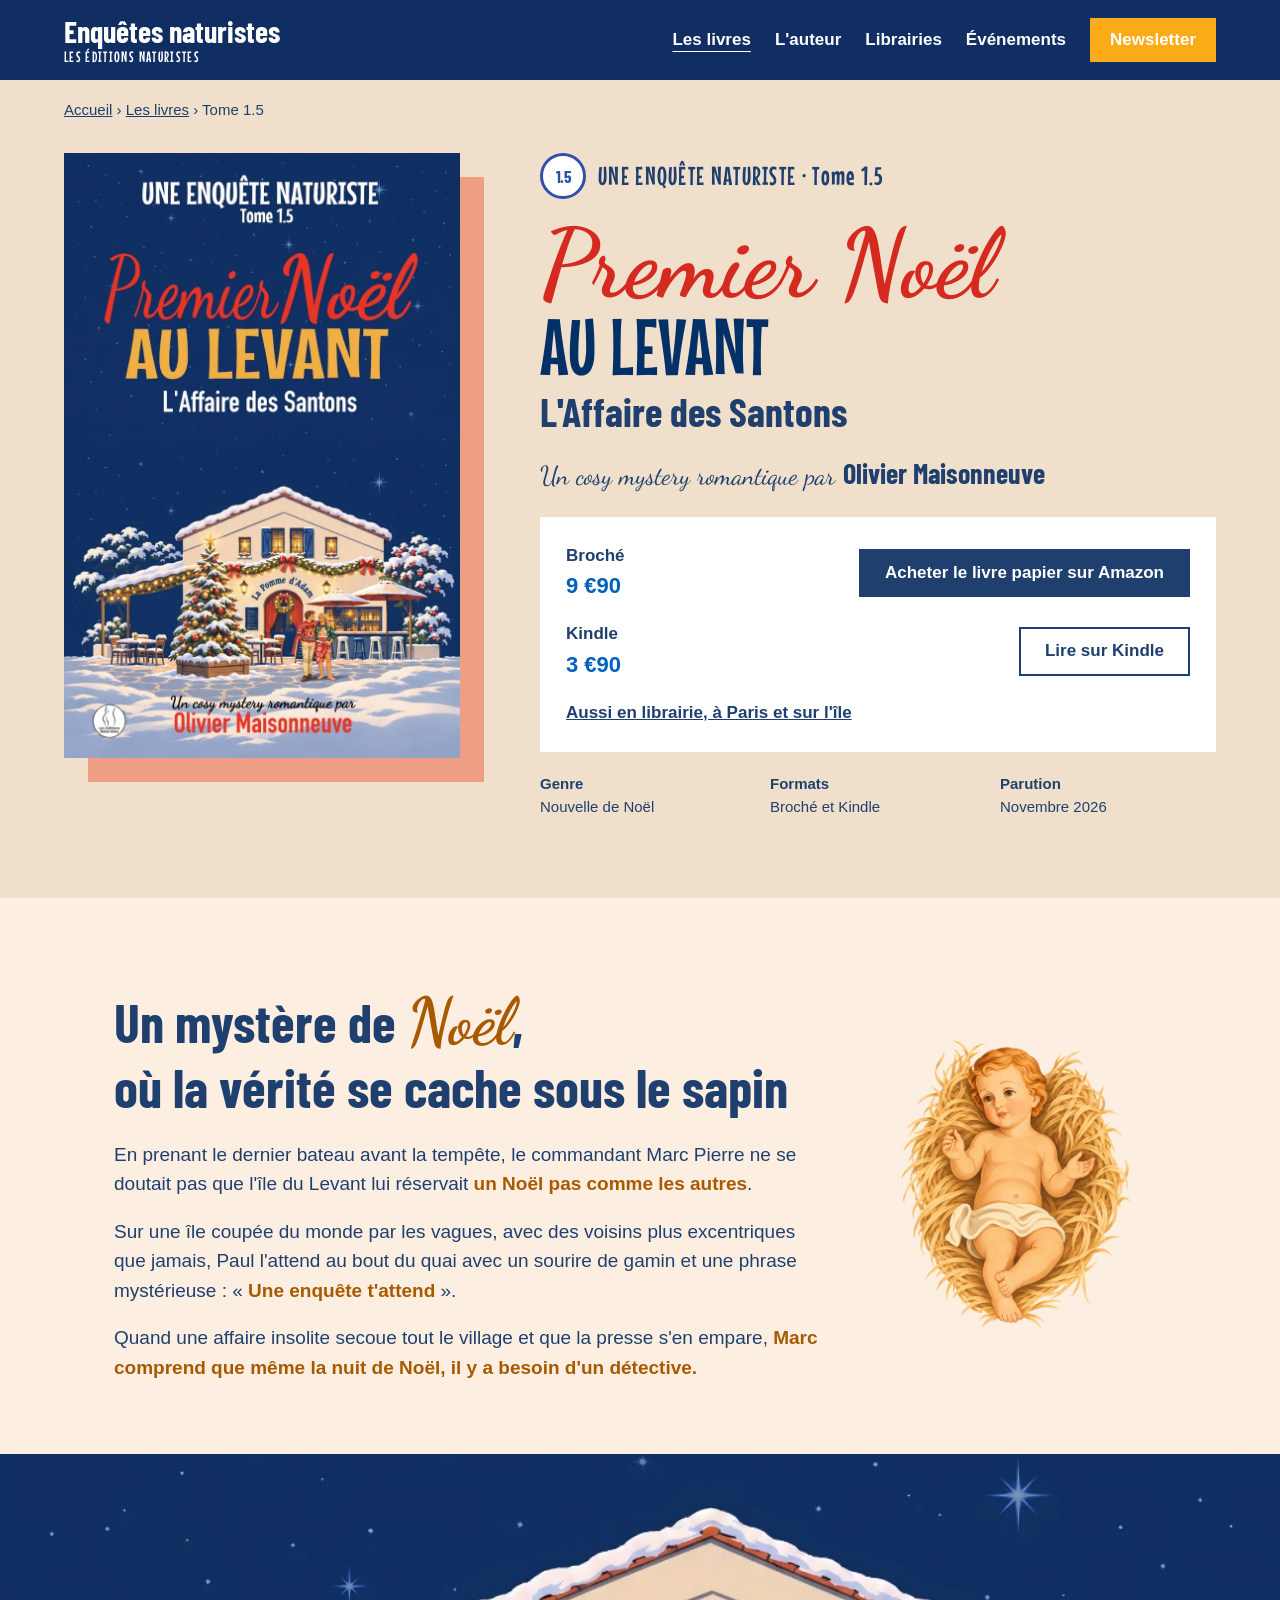
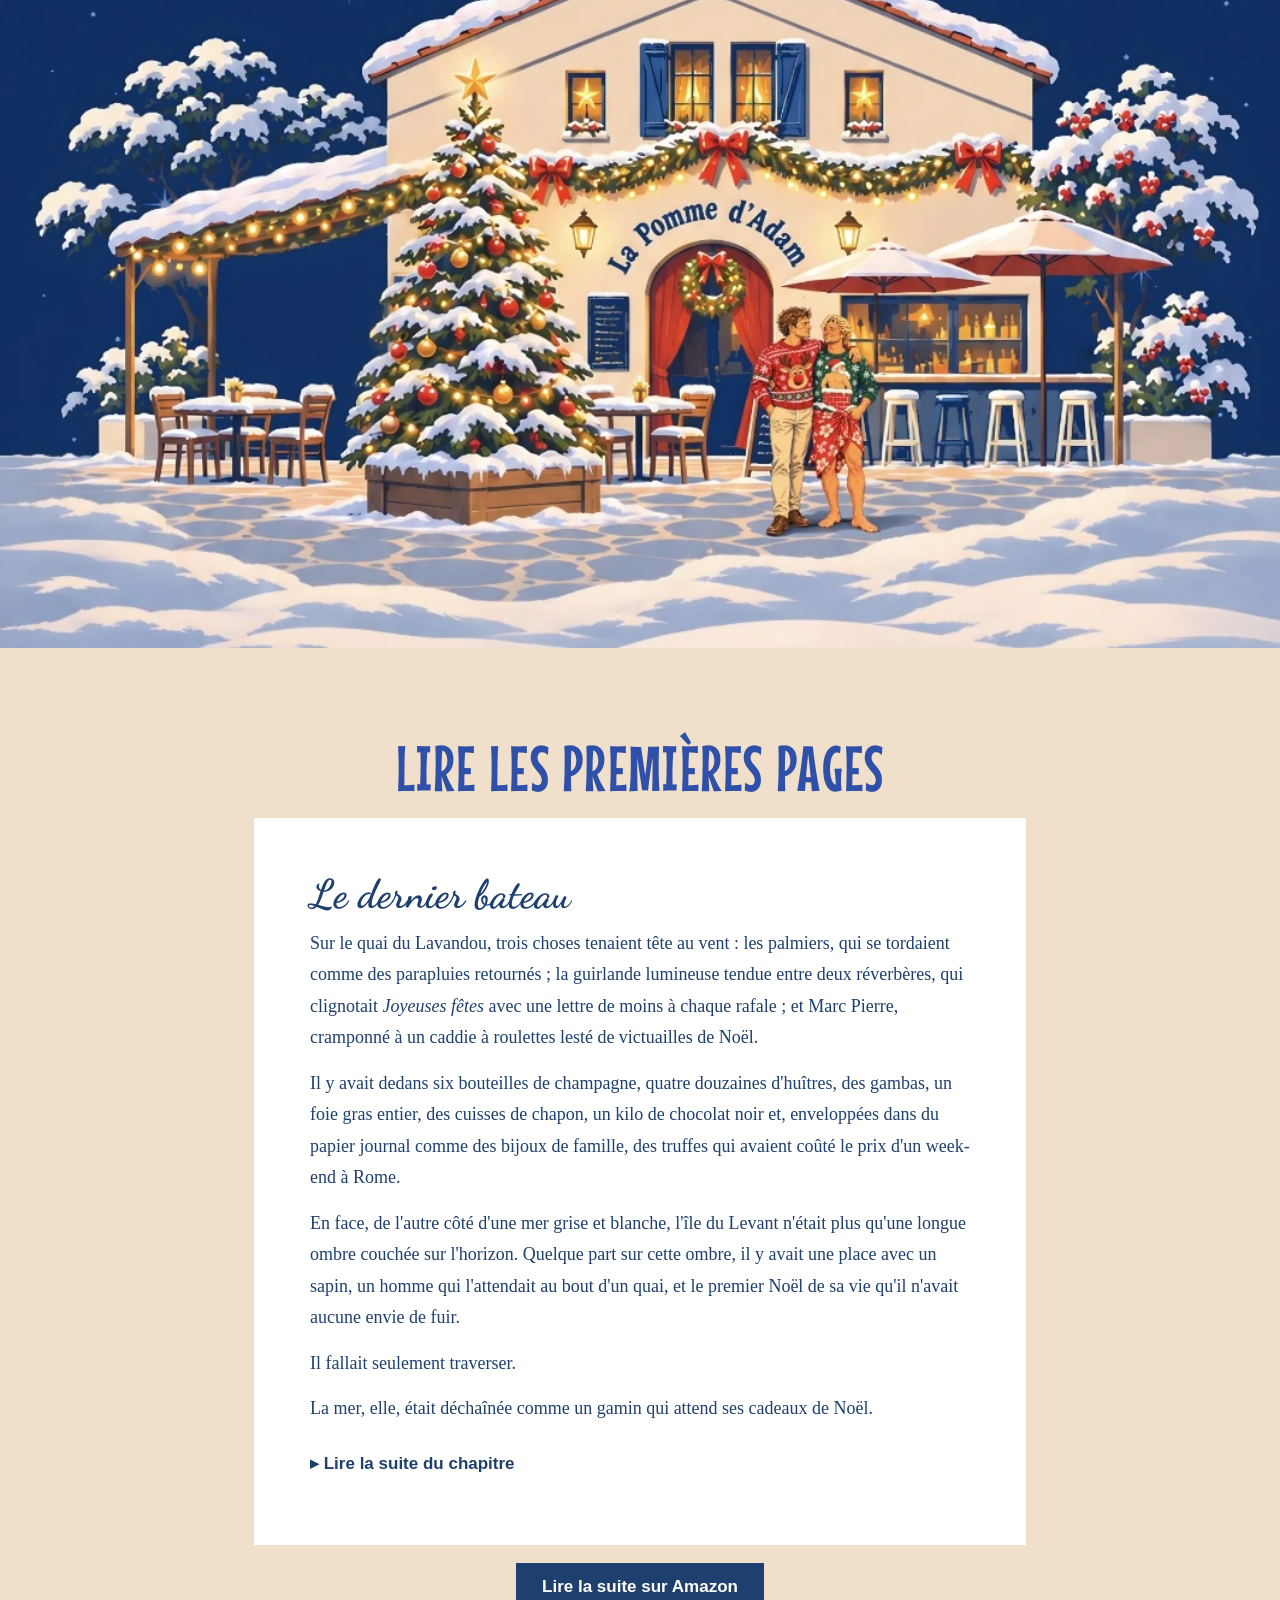
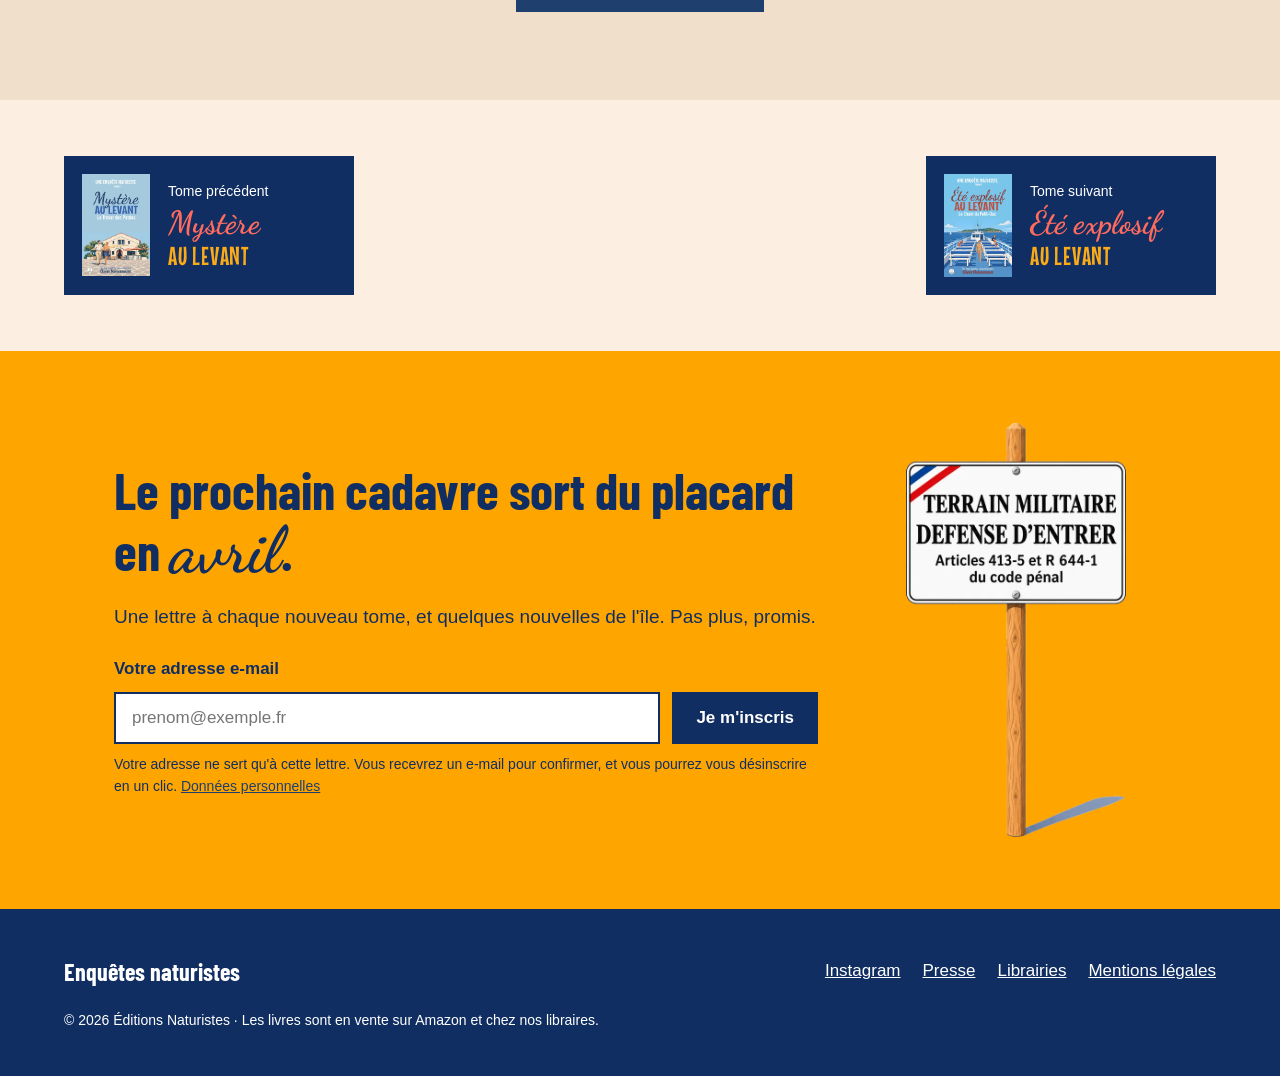
<file: premier-noel-au-levant.html>
<!doctype html>
<html lang="fr">
<head>
<meta charset="utf-8">
<meta name="viewport" content="width=device-width, initial-scale=1">
<title>Premier Noël au Levant — L&#x27;Affaire des Santons · Enquêtes naturistes</title>
<meta name="description" content="Premier Noël au Levant, tome 1.5 des Enquêtes naturistes : une nouvelle de Noël drôle et tendre sur l&#x27;île du Levant. Broché 9,90 €, Kindle 3,90 €.">
<link rel="canonical" href="https://enquetesnaturistes.fr/premier-noel-au-levant">
<meta property="og:type" content="website">
<meta property="og:locale" content="fr_FR">
<meta property="og:site_name" content="Enquêtes naturistes">
<meta property="og:title" content="Premier Noël au Levant — L&#x27;Affaire des Santons · Enquêtes naturistes">
<meta property="og:description" content="Premier Noël au Levant, tome 1.5 des Enquêtes naturistes : une nouvelle de Noël drôle et tendre sur l&#x27;île du Levant. Broché 9,90 €, Kindle 3,90 €.">
<meta property="og:url" content="https://enquetesnaturistes.fr/premier-noel-au-levant">
<meta property="og:image" content="https://enquetesnaturistes.fr/img/couv-t15.webp">
<meta name="twitter:card" content="summary_large_image">
<link rel="icon" href="/favicon.svg" type="image/svg+xml">
<link rel="preload" href="/fonts/barlow-condensed-latin-700-normal.woff2" as="font" type="font/woff2" crossorigin>
<link rel="stylesheet" href="/css/style.css">
<script type="application/ld+json">{"@context": "https://schema.org", "@type": "Book", "name": "Premier Noël au Levant — L'Affaire des Santons", "author": {"@type": "Person", "name": "Olivier Maisonneuve"}, "publisher": {"@type": "Organization", "name": "Éditions Naturistes"}, "inLanguage": "fr", "genre": "Nouvelle de Noël", "isPartOf": {"@type": "BookSeries", "name": "Enquêtes naturistes"}, "position": "1.5", "image": "https://enquetesnaturistes.fr/img/couv-t15.webp", "url": "https://enquetesnaturistes.fr/premier-noel-au-levant", "description": "En prenant le dernier bateau avant la tempête, le commandant Marc Pierre ne se doutait pas que l'île du Levant lui réservait un Noël pas comme les autres. Sur une île coupée du monde par les vagues, avec des voisins plus excentriques que jamais, Paul l'attend au bout du quai avec un sourire de gamin et une phrase mystérieuse : « Une enquête t'attend ». Quand une affaire insolite secoue tout le village et que la presse s'en empare, Marc comprend que même la nuit de Noël, il y a besoin d'un détective.", "offers": {"@type": "Offer", "url": "https://www.amazon.fr/dp/B0HRZLVFMH", "priceCurrency": "EUR", "price": "9.90", "availability": "https://schema.org/InStock"}}</script>
</head>
<body>
<a class="skip" href="#contenu">Aller au contenu</a>
<header class="site-header">
<div class="wrap">
<a class="brand" href="/"><span class="brand-name">Enquêtes naturistes</span><span class="brand-sub">LES ÉDITIONS NATURISTES</span></a>
<nav class="nav" aria-label="Navigation principale">
<a href="/#livres" aria-current="page">Les livres</a>
<a href="/auteur">L'auteur</a>
<a href="/librairies">Librairies</a>
<a href="/evenements">Événements</a>
<a class="btn btn-jaune" href="#newsletter">Newsletter</a>
</nav>
</div>
</header>
<main id="contenu">
<section class="livre-une">
<div class="wrap">
<p class="fil"><a href="/">Accueil</a> › <a href="/#livres">Les livres</a> › Tome 1.5</p>
<div class="grille">
<div class="col-couv"><div class="couv-posee"><div class="ombre" aria-hidden="true"></div><img class="cover" src="/img/couv-t15.webp" width="800" height="1222" alt="Couverture de Premier Noël au Levant, tome 1.5 : L&#x27;Affaire des Santons"></div></div>
<div class="col-info">
<div class="tome-line"><span class="pastille small-text" aria-hidden="true">1.5</span><span class="eyebrow">UNE ENQUÊTE NATURISTE · Tome 1.5</span></div>
<h1 class="livre-titre">
<span class="t-script" style="color:#d42a1f">Premier Noël</span>
<span class="t-caps" style="color:#033167">AU LEVANT</span>
<span class="t-sous">L&#x27;Affaire des Santons</span>
</h1>
<p class="signature"><span class="script">Un cosy mystery romantique par</span> <span class="condensed">Olivier Maisonneuve</span></p>
<div class="achat">
<div class="ligne"><div class="format"><span><strong>Broché</strong></span><span class="prix">9 €90</span></div>
<a class="btn btn-marine" href="https://www.amazon.fr/dp/B0HRZLVFMH" rel="noopener">Acheter le livre papier sur Amazon</a></div>
<div class="ligne"><div class="format"><span><strong>Kindle</strong></span><span class="prix">3 €90</span></div>
<a class="btn btn-ligne" href="https://www.amazon.fr/dp/B0HRZLVFMH" rel="noopener">Lire sur Kindle</a></div>
<a href="/librairies"><strong>Aussi en librairie, à Paris et sur l'île</strong></a>
</div>
<dl class="fiche"><div><dt>Genre</dt><dd>Nouvelle de Noël</dd></div><div><dt>Formats</dt><dd>Broché et Kindle</dd></div><div><dt>Parution</dt><dd>Novembre 2026</dd></div></dl>
</div>
</div>
</div>
</section>

<section class="bande bande-creme quatrieme bas-0">
<div class="wrap narrow duo">
<div class="texte stack">
<p class="accroche">Un mystère de <span class="script">Noël</span>,<br>où la vérité se cache sous le sapin</p>
<p>En prenant le dernier bateau avant la tempête, le commandant Marc Pierre ne se doutait pas que l'île du Levant lui réservait <strong>un Noël pas comme les autres</strong>.</p>
<p>Sur une île coupée du monde par les vagues, avec des voisins plus excentriques que jamais, Paul l'attend au bout du quai avec un sourire de gamin et une phrase mystérieuse : « <strong>Une enquête t'attend</strong> ».</p>
<p>Quand une affaire insolite secoue tout le village et que la presse s'en empare, <strong>Marc comprend que même la nuit de Noël, il y a besoin d'un détective.</strong></p>
</div>
<div class="visuel"><img src="/img/jesus.webp" width="477" height="600" alt="L&#x27;enfant Jésus de la crèche, dans sa paille" loading="lazy" style="max-width:230px"></div>
</div>
<div style="margin-top:72px"><img class="scene" src="/img/t15-scene.webp" alt="La Pomme d&#x27;Adam sous la neige, illuminée pour Noël" loading="lazy"></div>
</section>

<section class="bande bande-pave" aria-labelledby="extrait-titre">
<div class="wrap" style="max-width:820px">
<div class="stack">
<h2 class="section-title" id="extrait-titre" style="text-align:center">LIRE LES PREMIÈRES PAGES</h2>
<article class="extrait-papier">
<p class="chap">Le dernier bateau</p>
<p>Sur le quai du Lavandou, trois choses tenaient tête au vent : les palmiers, qui se tordaient comme des parapluies retournés ; la guirlande lumineuse tendue entre deux réverbères, qui clignotait <em>Joyeuses fêtes</em> avec une lettre de moins à chaque rafale ; et Marc Pierre, cramponné à un caddie à roulettes lesté de victuailles de Noël.</p><p>Il y avait dedans six bouteilles de champagne, quatre douzaines d'huîtres, des gambas, un foie gras entier, des cuisses de chapon, un kilo de chocolat noir et, enveloppées dans du papier journal comme des bijoux de famille, des truffes qui avaient coûté le prix d'un week-end à Rome.</p><p>En face, de l'autre côté d'une mer grise et blanche, l'île du Levant n'était plus qu'une longue ombre couchée sur l'horizon. Quelque part sur cette ombre, il y avait une place avec un sapin, un homme qui l'attendait au bout d'un quai, et le premier Noël de sa vie qu'il n'avait aucune envie de fuir.</p><p>Il fallait seulement traverser.</p><p>La mer, elle, était déchaînée comme un gamin qui attend ses cadeaux de Noël.</p>
<details class="suite"><summary>Lire la suite du chapitre</summary><div>
<hr><p>Le caddie avait commencé sa journée le matin, dans les allées du Metro de La Garde, poussé par un commandant qui avait troqué sa carte de police pour une carte de restaurateur. La carte appartenait à Annie, la tenancière de la Pomme d'Adam sur l'île du Levant. Annie la lui avait confiée dans une enveloppe avec cette consigne, au feutre rouge : <em>Tu ne prends rien d'autre que la liste. Et tu me rends la carte Metro.</em></p><p>La liste, elle, était de Marguerite, sa tante. Elle tenait sur deux pages, écrite à la main, avec des soulignements, des points d'exclamation et une tache de rhum en bas de la seconde. Une liste aussi extravagante que sa vieille tante.</p><p><em>Huîtres (des n° 2, pas des n° 3, on n'est pas des sauvages)</em>
<em>Gambas, des grosses, pas des crevettes</em>
<em>Foie gras (le bon, pas du bloc infâme)</em>
<em>Des truffes, 500 g au moins</em>
<em>Cuisses de chapon bien dodues</em>
<em>Chocolat Valrhona, noir, suffisamment pour faire une grosse bûche</em>
<em>Champagne : vois avec ton cœur</em></p><p>Marc avait vu avec son cœur. Son cœur aurait bien pris deux caisses, mais son caddie pouvait difficilement contenir plus de six bouteilles.</p><p>Il y avait trois semaines qu'il avait pris son poste à Toulon. Le 1er décembre, très exactement, une date qui avait pour lui la solennité d'un premier jour d'école. Sa mutation avait été réglée avec une rapidité qui, à Paris, aurait relevé du miracle. Ici, elle avait seulement nécessité un coup de téléphone de Bretin à quelqu'un, qui avait appelé quelqu'un d'autre, qui connaissait le cousin de quelqu'un. Dans le Var, Marc l'avait vite compris, même la police fonctionnait comme une famille. Une très grande famille, où tout le monde se rendait des services et où personne n'appelait ça du piston, par politesse.</p><p>Six mois plus tôt, pourtant, Marc Pierre n'aurait jamais imaginé atterrir dans le Var. Il était commandant à la Brigade criminelle, au 36 rue du Bastion, à Paris, et il venait de résoudre presque seul l'affaire des bouchers de Montmartre, dont son commissaire s'était attribué tout le mérite devant les caméras. Le burn-out avait suivi, avec la ponctualité d'un train de banlieue. Puis un appel de Marguerite, qui n'avait jamais supporté qu'on soit malheureux en sa présence, même à distance : « Va te reposer sur mon île, mon petit Marc. Ça te fera du bien. »</p><p>Il avait débarqué au Levant un matin de juin, en costume trois-pièces, sa valise dans une main, sa boîte d'outils d'horloger dans l'autre et son estomac quelque part entre les deux, sur une île où tout le monde était nu, sauf lui. Brigitte l'attendait sur le quai. Il avait passé ses premières heures à ne pas savoir où poser les yeux, puis il avait trouvé. Derrière le comptoir de la Pomme d'Adam, Paul, serveur blond aux yeux verts qui citait les Phéniciens à tout propos, avait captivé son regard et capturé son cœur.</p><p>Il y avait eu une affaire, bouclée en quelques jours, grâce à l'efficacité du commandant Marc Pierre et à la complicité de quelques Levantins. Le colonel Bretin, de la gendarmerie, s'était déplacé en personne pour les arrestations, avec la prestance d'un général napoléonien, et il était reparti en lui serrant la main un peu plus longtemps que le protocole ne l'exigeait. <em>Var-Matin</em> avait appelé, puis <em>Le Monde</em>, puis <em>The Guardian</em>, parce qu'un mystère chez les naturistes, ça intrigue toujours les Britanniques.</p><p>Et puis un soir, sur la terrasse de l'Héliotel, devant le coucher de soleil, Paul lui avait demandé s'il appelait vraiment ça une vie, ce qui l'attendait à Paris. Marc n'avait pas trouvé de réponse. Il avait demandé une prolongation de congé : six mois, un an peut-être, on verrait. On avait vu. À l'automne, quand il avait fallu choisir entre Paris et le reste de sa vie, il avait choisi Toulon, à portée de bateau de l'île et de l'homme qui l'y attendait.</p><p>Marc Pierre, qui avait mis trente-huit ans à prendre une décision pour lui-même, en avait pris trois en six mois : venir, rester, et choisir. Il n'en regrettait aucune. Cela le surprenait encore un peu.</p><p>On était jeudi soir. C'était inhabituel. Il traversait normalement le vendredi pour rejoindre son île, pour rejoindre son homme. Mais Météo-France avait sorti le carton orange pour la côte varoise, et la compagnie des Vedettes des Îles d'Or avait suivi : plus de rotations à partir de demain, et jusqu'à nouvel ordre. Avec la tempête, puis le week-end, puis Noël, l'île allait se retrouver coupée du monde pour plusieurs jours. Marc avait donc posé sa journée du vendredi et, avant de prendre le bateau, fait les courses nécessaires pour tenir un siège sans abaisser son taux de cholestérol.</p><p>Coupé du monde pour Noël, sur une île, avec Paul et un stock de truffes. Il avait connu des tempêtes plus inquiétantes.</p><hr>
</div></details>
</article>
<p style="text-align:center"><a class="btn btn-marine" href="https://www.amazon.fr/dp/B0HRZLVFMH" rel="noopener">Lire la suite sur Amazon</a></p>
</div>
</div>
</section>

<section class="bande bande-creme" style="padding:56px 0">
<div class="wrap"><nav class="tomes-nav" aria-label="Les autres tomes"><a class="tome-lien" href="/mystere-au-levant"><img src="/img/couv-t1.webp" width="800" height="1209" alt="" loading="lazy">
<span class="stack" style="gap:4px"><span class="petit">Tome précédent</span><span class="script" style="color:#ff6b5e">Mystère</span><span class="display">AU LEVANT</span></span></a><a class="tome-lien" href="/ete-explosif-au-levant"><img src="/img/couv-t2.webp" width="800" height="1210" alt="" loading="lazy">
<span class="stack" style="gap:4px"><span class="petit">Tome suivant</span><span class="script" style="color:#ff6b5e">Été explosif</span><span class="display">AU LEVANT</span></span></a></nav></div>
</section>
</main>
<section class="newsletter" id="newsletter">
<div class="wrap narrow duo">
<div class="texte stack">
<h2>Le prochain cadavre sort du placard en <span class="script">avril</span>.</h2>
<p class="lead">Une lettre à chaque nouveau tome, et quelques nouvelles de l'île. Pas plus, promis.</p>
<!-- Formulaire Brevo (liste Lecteurs, double opt-in) -->
<form class="form-nl" action="https://f5da29bd.sibforms.com/serve/[base64]" method="post">
<input type="text" name="email_address_check" value="" tabindex="-1" autocomplete="off" aria-hidden="true" class="pot">
<input type="hidden" name="locale" value="fr">
<label for="email-nl">Votre adresse e-mail</label>
<div class="champ">
<input id="email-nl" name="EMAIL" type="email" autocomplete="email" required placeholder="prenom@exemple.fr">
<button class="btn btn-nuit" type="submit">Je m'inscris</button>
</div>
<p class="petit">Votre adresse ne sert qu'à cette lettre. Vous recevrez un e-mail pour confirmer, et vous pourrez vous désinscrire en un clic. <a href="/mentions-legales#donnees">Données personnelles</a></p>
</form>
</div>
<div class="visuel">
<img src="/img/panneau-militaire.webp" width="478" height="900" alt="Panneau illustré « Terrain militaire, défense d'entrer », l'objet du tome 2" loading="lazy" style="max-width:220px">
</div>
</div>
</section>
<footer class="site-footer">
<div class="wrap">
<span class="condensed" style="font-size:24px">Enquêtes naturistes</span>
<nav aria-label="Liens du pied de page">
<a href="https://www.instagram.com/mystere.au.levant/">Instagram</a>
<a href="/presse">Presse</a>
<a href="/librairies">Librairies</a>
<a href="/mentions-legales">Mentions légales</a>
</nav>
<p class="copy">© 2026 Éditions Naturistes · Les livres sont en vente sur Amazon et chez nos libraires.</p>
</div>
</footer>
</body>
</html>
</file>
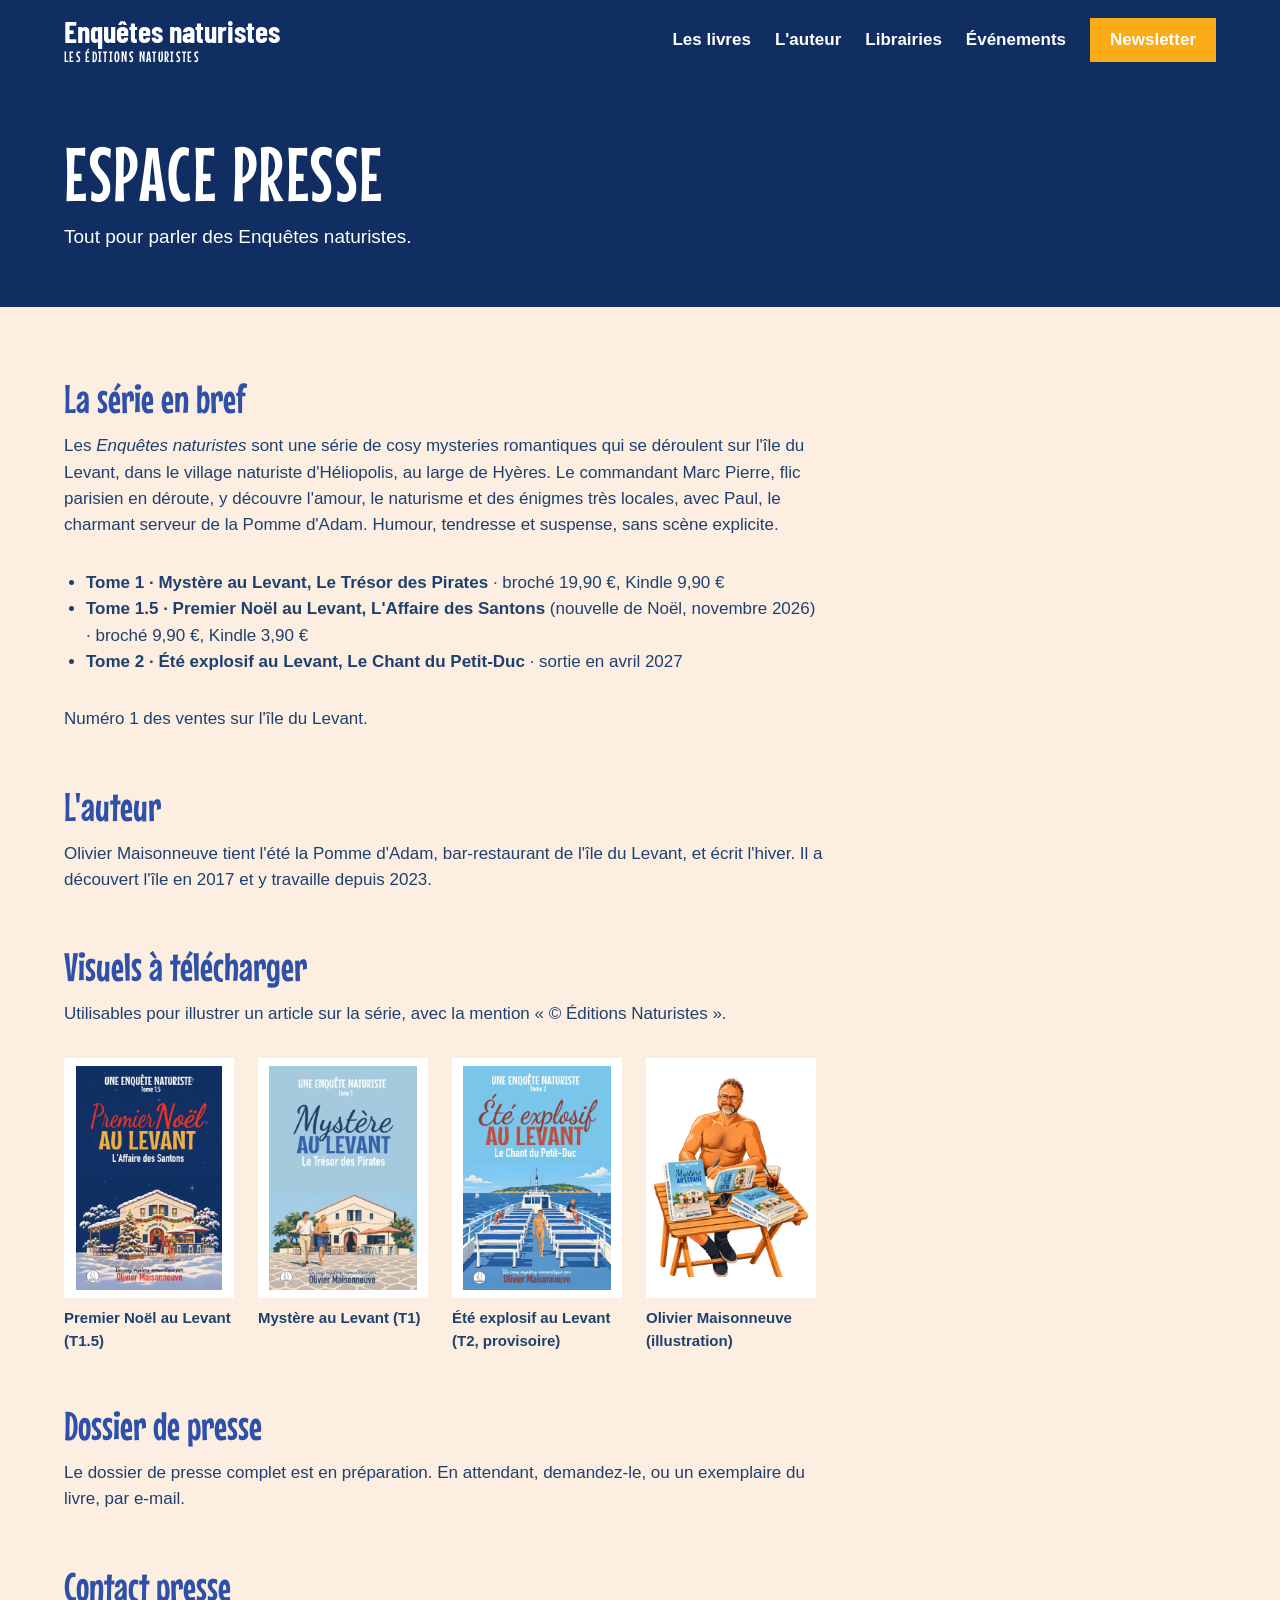
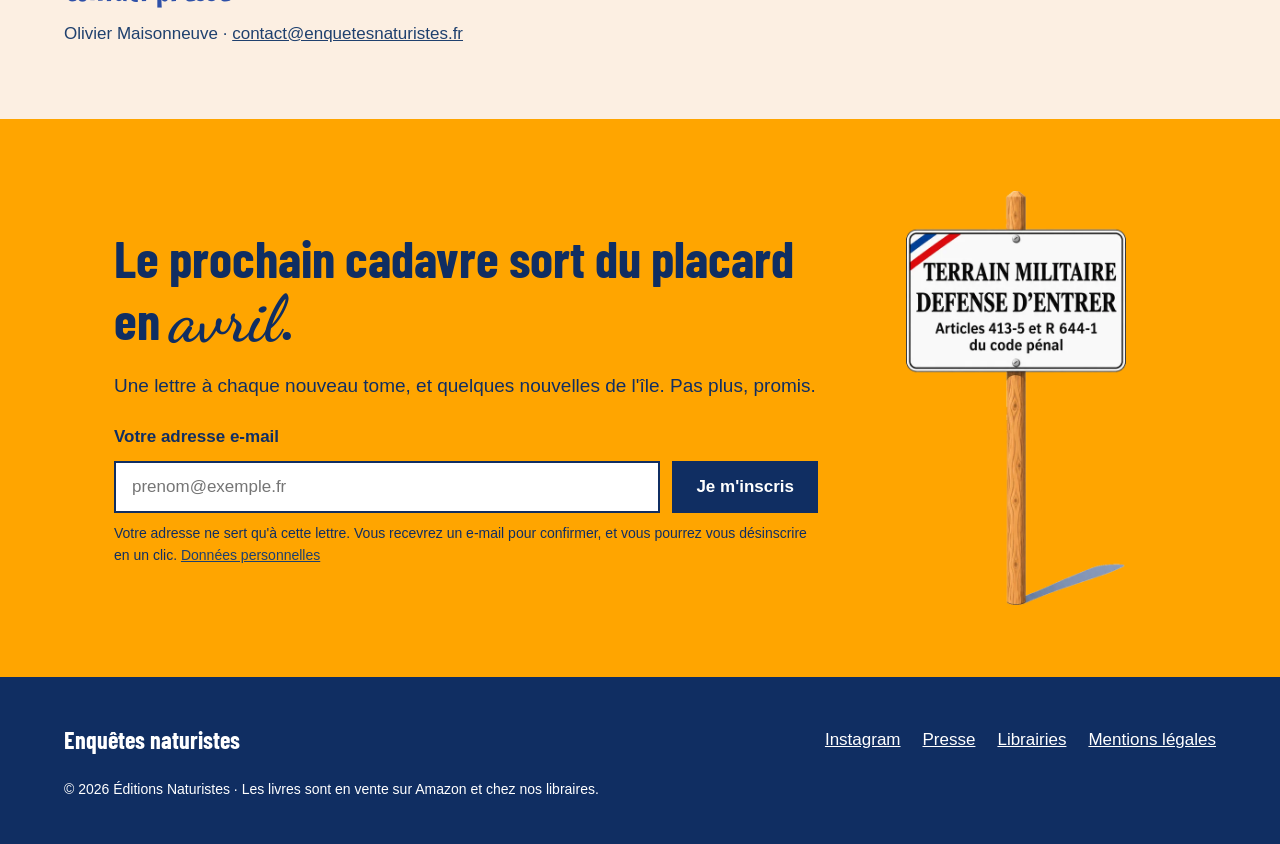
<file: presse.html>
<!doctype html>
<html lang="fr">
<head>
<meta charset="utf-8">
<meta name="viewport" content="width=device-width, initial-scale=1">
<title>Espace presse · Enquêtes naturistes</title>
<meta name="description" content="Espace presse des Enquêtes naturistes : présentation de la série, visuels à télécharger et contact.">
<link rel="canonical" href="https://enquetesnaturistes.fr/presse">
<meta property="og:type" content="website">
<meta property="og:locale" content="fr_FR">
<meta property="og:site_name" content="Enquêtes naturistes">
<meta property="og:title" content="Espace presse · Enquêtes naturistes">
<meta property="og:description" content="Espace presse des Enquêtes naturistes : présentation de la série, visuels à télécharger et contact.">
<meta property="og:url" content="https://enquetesnaturistes.fr/presse">
<meta property="og:image" content="https://enquetesnaturistes.fr/img/og-enquetes-naturistes.jpg">
<meta name="twitter:card" content="summary_large_image">
<link rel="icon" href="/favicon.svg" type="image/svg+xml">
<link rel="preload" href="/fonts/barlow-condensed-latin-700-normal.woff2" as="font" type="font/woff2" crossorigin>
<link rel="stylesheet" href="/css/style.css">
</head>
<body>
<a class="skip" href="#contenu">Aller au contenu</a>
<header class="site-header">
<div class="wrap">
<a class="brand" href="/"><span class="brand-name">Enquêtes naturistes</span><span class="brand-sub">LES ÉDITIONS NATURISTES</span></a>
<nav class="nav" aria-label="Navigation principale">
<a href="/#livres">Les livres</a>
<a href="/auteur">L'auteur</a>
<a href="/librairies">Librairies</a>
<a href="/evenements">Événements</a>
<a class="btn btn-jaune" href="#newsletter">Newsletter</a>
</nav>
</div>
</header>
<main id="contenu">
<section class="page-titre">
<div class="wrap"><h1>ESPACE PRESSE</h1><p>Tout pour parler des Enquêtes naturistes.</p></div>
</section>
<section class="contenu bande-creme">
<div class="wrap stack">
<h2>La série en bref</h2>
<p>Les <em>Enquêtes naturistes</em> sont une série de cosy mysteries romantiques qui se déroulent sur l'île du Levant, dans le village naturiste d'Héliopolis, au large de Hyères. Le commandant Marc Pierre, flic parisien en déroute, y découvre l'amour, le naturisme et des énigmes très locales, avec Paul, le charmant serveur de la Pomme d'Adam. Humour, tendresse et suspense, sans scène explicite.</p>
<ul>
<li><strong>Tome 1 · Mystère au Levant, Le Trésor des Pirates</strong> · broché 19,90 €, Kindle 9,90 €</li>
<li><strong>Tome 1.5 · Premier Noël au Levant, L'Affaire des Santons</strong> (nouvelle de Noël, novembre 2026) · broché 9,90 €, Kindle 3,90 €</li>
<li><strong>Tome 2 · Été explosif au Levant, Le Chant du Petit-Duc</strong> · sortie en avril 2027</li>
</ul>
<p>Numéro 1 des ventes sur l'île du Levant.</p>
<h2>L'auteur</h2>
<p>Olivier Maisonneuve tient l'été la Pomme d'Adam, bar-restaurant de l'île du Levant, et écrit l'hiver. Il a découvert l'île en 2017 et y travaille depuis 2023.</p>
<h2>Visuels à télécharger</h2>
<p>Utilisables pour illustrer un article sur la série, avec la mention « © Éditions Naturistes ».</p>
<div class="telecharger"><a href="/presse/couverture-premier-noel-au-levant.jpg" download><img src="/img/couv-t15.webp" alt="" loading="lazy">Premier Noël au Levant (T1.5)</a><a href="/presse/couverture-mystere-au-levant.jpg" download><img src="/img/couv-t1.webp" alt="" loading="lazy">Mystère au Levant (T1)</a><a href="/presse/couverture-ete-explosif-au-levant.jpg" download><img src="/img/couv-t2.webp" alt="" loading="lazy">Été explosif au Levant (T2, provisoire)</a><a href="/presse/olivier-maisonneuve-illustration.jpg" download><img src="/img/auteur-dedicace.webp" alt="" loading="lazy">Olivier Maisonneuve (illustration)</a></div>
<h2>Dossier de presse</h2>
<p>Le dossier de presse complet est en préparation. En attendant, demandez-le, ou un exemplaire du livre, par e-mail.</p>
<h2>Contact presse</h2>
<p>Olivier Maisonneuve · <a href="mailto:contact@enquetesnaturistes.fr">contact@enquetesnaturistes.fr</a></p>
</div>
</section>
</main>
<section class="newsletter" id="newsletter">
<div class="wrap narrow duo">
<div class="texte stack">
<h2>Le prochain cadavre sort du placard en <span class="script">avril</span>.</h2>
<p class="lead">Une lettre à chaque nouveau tome, et quelques nouvelles de l'île. Pas plus, promis.</p>
<!-- Formulaire Brevo (liste Lecteurs, double opt-in) -->
<form class="form-nl" action="https://f5da29bd.sibforms.com/serve/[base64]" method="post">
<input type="text" name="email_address_check" value="" tabindex="-1" autocomplete="off" aria-hidden="true" class="pot">
<input type="hidden" name="locale" value="fr">
<label for="email-nl">Votre adresse e-mail</label>
<div class="champ">
<input id="email-nl" name="EMAIL" type="email" autocomplete="email" required placeholder="prenom@exemple.fr">
<button class="btn btn-nuit" type="submit">Je m'inscris</button>
</div>
<p class="petit">Votre adresse ne sert qu'à cette lettre. Vous recevrez un e-mail pour confirmer, et vous pourrez vous désinscrire en un clic. <a href="/mentions-legales#donnees">Données personnelles</a></p>
</form>
</div>
<div class="visuel">
<img src="/img/panneau-militaire.webp" width="478" height="900" alt="Panneau illustré « Terrain militaire, défense d'entrer », l'objet du tome 2" loading="lazy" style="max-width:220px">
</div>
</div>
</section>
<footer class="site-footer">
<div class="wrap">
<span class="condensed" style="font-size:24px">Enquêtes naturistes</span>
<nav aria-label="Liens du pied de page">
<a href="https://www.instagram.com/mystere.au.levant/">Instagram</a>
<a href="/presse">Presse</a>
<a href="/librairies">Librairies</a>
<a href="/mentions-legales">Mentions légales</a>
</nav>
<p class="copy">© 2026 Éditions Naturistes · Les livres sont en vente sur Amazon et chez nos libraires.</p>
</div>
</footer>
</body>
</html>
</file>
<file: css/style.css>
/* Enquêtes naturistes — feuille de style unique
   Couleurs et polices : charte « Enquêtes naturistes » (voir le projet Claude). */

@font-face{font-family:"Dancing Script";src:url(../fonts/dancing-script-latin-400-normal.woff2) format("woff2");font-weight:400;font-display:swap}
@font-face{font-family:"Dancing Script";src:url(../fonts/dancing-script-latin-700-normal.woff2) format("woff2");font-weight:700;font-display:swap}
@font-face{font-family:"Mouse Memoirs";src:url(../fonts/mouse-memoirs-latin-400-normal.woff2) format("woff2");font-weight:400;font-display:swap}
@font-face{font-family:"Barlow Condensed";src:url(../fonts/barlow-condensed-latin-700-normal.woff2) format("woff2");font-weight:700;font-display:swap}

:root{
  --serie-bleu:#2e50a8; --marine:#1f406e; --nuit:#102e62;
  --creme:#fcefe2; --pave:#f0dfcb; --terracotta:#ee9e83; --ciel:#a3cde4;
  --orange:#ffa500; --jaune:#fcab18; --accent-encre:#a85a00; --prix:#0161bf;
  --script:"Dancing Script",cursive;
  --display:"Mouse Memoirs","Barlow Condensed","Arial Narrow",sans-serif;
  --condensed:"Barlow Condensed","Arial Narrow",sans-serif;
  --text:Arial,"Helvetica Neue",Helvetica,sans-serif;
}
*{box-sizing:border-box}
html{scroll-behavior:smooth}
body{margin:0;font-family:var(--text);font-size:17px;line-height:1.55;color:var(--marine);background:var(--creme)}
img{max-width:100%;height:auto;display:block}
a{color:var(--marine)}a:hover{color:var(--serie-bleu)}
h1,h2,h3{margin:0;font-weight:400}
p{margin:0}
.wrap{max-width:1200px;margin:0 auto;padding:0 24px}
.narrow{max-width:1100px}
.stack{display:flex;flex-direction:column;gap:18px}
.center{text-align:center;align-items:center}
.skip{position:absolute;left:-9999px}.skip:focus{left:16px;top:16px;background:#fff;padding:8px;z-index:10}

/* Typo de série */
.script{font-family:var(--script);font-weight:700}
.display{font-family:var(--display);letter-spacing:.03em}
.condensed{font-family:var(--condensed);font-weight:700}
.section-title{font-family:var(--display);font-size:clamp(44px,6vw,64px);line-height:1;color:var(--serie-bleu);letter-spacing:.02em}
.eyebrow{font-family:var(--display);font-size:26px;letter-spacing:.05em;line-height:1}
.lead{font-size:19px}
.accent{color:var(--accent-encre)}

/* Boutons */
.btn{display:inline-flex;align-items:center;justify-content:center;min-height:48px;padding:12px 24px;font-weight:700;text-decoration:none;border:2px solid transparent;font-family:var(--text);font-size:17px;cursor:pointer;line-height:1.2}
.btn-marine{background:var(--marine);color:#fff}.btn-marine:hover{background:var(--nuit);color:#fff}
.btn-nuit{background:var(--nuit);color:#fff}.btn-nuit:hover{background:#0a1f45;color:#fff}
.btn-jaune{background:var(--jaune);color:var(--nuit)}.btn-jaune:hover{background:#ffbf47;color:var(--nuit)}
.btn-orange{background:var(--orange);color:var(--nuit)}.btn-orange:hover{background:#ffb833;color:var(--nuit)}
.btn-ligne{border-color:var(--marine);color:var(--marine);background:transparent}.btn-ligne:hover{background:var(--marine);color:#fff}
.btn-ligne-blanc{border-color:#fff;color:#fff;background:transparent}.btn-ligne-blanc:hover{background:#fff;color:var(--nuit)}
.btns{display:flex;flex-wrap:wrap;gap:12px}

/* En-tête */
.site-header{background:var(--nuit);color:#fff}
.site-header .wrap{display:flex;flex-wrap:wrap;align-items:center;justify-content:space-between;gap:12px 24px;padding-top:16px;padding-bottom:16px}
.brand{color:#fff;text-decoration:none;display:flex;flex-direction:column;line-height:1}
.brand:hover{color:#fff}
.brand-name{font-family:var(--condensed);font-weight:700;font-size:30px}
.brand-sub{font-family:var(--display);font-size:15px;letter-spacing:.09em;margin-top:3px}
.nav{display:flex;flex-wrap:wrap;align-items:center;gap:6px 24px}
.nav a{color:#fff;font-weight:700;text-decoration:none;padding:6px 0}
.nav a:hover,.nav a[aria-current=page]{text-decoration:underline;text-underline-offset:6px;color:#fff}
.nav .btn{padding:10px 18px;min-height:44px}

/* Pastille de tome */
.pastille{width:46px;height:46px;flex:none;border-radius:9999px;background:#fff;border:3px solid var(--serie-bleu);display:inline-flex;align-items:center;justify-content:center;font-family:var(--condensed);font-weight:700;font-size:22px;letter-spacing:-.05em;color:var(--serie-bleu)}
.pastille.small-text{font-size:17px}
.tome-line{display:flex;align-items:center;gap:12px}

/* Accueil — une */
.une{background-color:var(--nuit);background-image:url(../img/t15-ciel.webp);background-size:cover;background-position:center top;color:#fff}
.une .wrap{max-width:980px;padding-top:44px;display:flex;flex-direction:column;align-items:center;gap:14px;text-align:center}
.badge{background:var(--jaune);color:var(--nuit);font-family:var(--display);font-size:24px;line-height:1;letter-spacing:.05em;padding:8px 14px}
.titre-bloc{display:flex;flex-direction:column;align-items:center}
.titre-bloc .t-script{font-family:var(--script);font-weight:700;font-size:clamp(60px,10vw,108px);line-height:.95}
.titre-bloc .t-caps{font-family:var(--display);font-size:clamp(52px,8.5vw,90px);line-height:.9}
.titre-bloc .t-sous{font-family:var(--condensed);font-weight:700;font-size:clamp(28px,3.4vw,40px);line-height:1.1;margin-top:6px}
.une .tagline{font-family:var(--condensed);font-weight:700;font-size:clamp(24px,2.6vw,30px);line-height:1.15}
.une .btns{justify-content:center;margin-top:8px}
.scene{width:100%}
.une .scene{-webkit-mask-image:linear-gradient(to bottom,transparent 0,#000 22%);mask-image:linear-gradient(to bottom,transparent 0,#000 22%)}

/* Guirlande */
.guirlande{display:block;width:100%;height:56px}

/* Grille des livres */
.livres{padding:40px 0 100px}
.livres-grille{display:flex;flex-wrap:wrap;gap:48px 40px;justify-content:center;margin-top:48px}
.carte-livre{flex:1 1 290px;max-width:360px;display:flex;flex-direction:column;gap:16px}
.couv{position:relative}
.couv img.cover{width:100%}
.macaron{position:absolute;top:-30px;right:-44px;width:112px}
.etiquette{position:absolute;right:14px;bottom:14px;background:#9a3634;color:#fff;font-family:var(--display);font-size:22px;letter-spacing:.04em;padding:6px 12px}
.carte-livre h3{font-family:var(--condensed);font-weight:700;font-size:24px;line-height:1.1}
.carte-livre .accroche{font-family:var(--condensed);font-weight:700;font-size:27px;line-height:1.12}

/* Bandeaux colorés */
.bande{padding:88px 0}
.bande-creme{background:var(--creme)}
.bande-pave{background:var(--pave)}
.bande-ciel{background:var(--ciel)}
.bande-terracotta{background:var(--terracotta)}
.bande-orange{background:var(--orange)}
.duo{display:flex;flex-wrap:wrap;align-items:center;gap:48px}
.duo > .texte{flex:1 1 460px;min-width:0}
.duo > .visuel{flex:0 1 300px;min-width:0;display:flex;justify-content:center}
.duo.bas{align-items:flex-end}
.bande.bas-0{padding-bottom:0}
.duo .visuel.pied{padding-bottom:0}
.duo .texte.pied{padding-bottom:72px}
.grand-titre{font-family:var(--condensed);font-weight:700;font-size:clamp(40px,5vw,58px);line-height:1.02}
.grand-titre .script{font-size:1.2em}
.prix-ligne{display:flex;flex-wrap:wrap;align-items:center;gap:20px}
.prix-gros{font-weight:700;font-size:28px}

/* Cartes d'info */
.cartes{display:flex;flex-wrap:wrap;gap:28px;margin-top:40px}
.carte{flex:1 1 300px;min-width:0;background:#fff;padding:30px;display:flex;flex-direction:column;gap:8px}
.carte.terracotta{background:var(--terracotta)}
.carte .eyebrow{color:var(--serie-bleu);font-size:28px}
.carte.terracotta .eyebrow{color:var(--marine)}
.carte h3{font-weight:700;font-size:20px;font-family:var(--text)}
.carte ul{margin:4px 0 0;padding-left:20px}

/* Newsletter */
.newsletter{background:var(--orange);color:var(--nuit);padding:72px 0}
.newsletter h2{font-family:var(--condensed);font-weight:700;font-size:clamp(38px,4.6vw,52px);line-height:1.05}
.newsletter h2 .script{font-size:1.25em}
.form-nl{display:flex;flex-direction:column;gap:10px;margin-top:6px}
.form-nl label{font-weight:700}
.form-nl .champ{display:flex;flex-wrap:wrap;gap:12px}
.form-nl input[type=email]{flex:1 1 240px;min-width:0;min-height:52px;padding:0 16px;border:2px solid var(--nuit);border-radius:0;font-size:17px;font-family:var(--text);color:var(--nuit);background:#fff}
.form-nl button{min-height:52px;border:0;border-radius:0}
.petit{font-size:14px}

/* Pied de page */
.site-footer{background:var(--nuit);color:#fff;padding:44px 0}
.site-footer .wrap{display:flex;flex-wrap:wrap;align-items:center;justify-content:space-between;gap:20px}
.site-footer a{color:#fff}
.site-footer nav{display:flex;flex-wrap:wrap;gap:22px}
.site-footer .copy{width:100%;font-size:14px}

/* Page livre */
.fil{font-size:15px;padding-top:18px}
.livre-une{background:var(--pave);padding-bottom:80px}
.livre-une .grille{display:flex;flex-wrap:wrap;align-items:flex-start;gap:56px;padding-top:32px}
.livre-une .col-couv{flex:0 1 420px;padding:0 24px 24px 0}
.livre-une .col-info{flex:1 1 460px;min-width:0;display:flex;flex-direction:column;gap:20px}
.couv-posee{position:relative;max-width:420px}
.couv-posee .ombre{position:absolute;left:24px;top:24px;right:-24px;bottom:-24px;background:var(--terracotta)}
.couv-posee img.cover{position:relative;width:100%}
.couv-posee .macaron{width:156px;top:-34px;right:-38px}
.livre-titre{display:flex;flex-direction:column}
.livre-titre .t-script{font-family:var(--script);font-weight:700;font-size:clamp(64px,8vw,96px);line-height:.95}
.livre-titre .t-caps{font-family:var(--display);font-size:clamp(54px,7vw,80px);line-height:.9}
.livre-titre .t-sous{font-family:var(--condensed);font-weight:700;font-size:clamp(30px,3.4vw,40px);line-height:1.05;margin-top:8px}
.signature{display:flex;flex-wrap:wrap;align-items:baseline;gap:8px}
.signature .script{font-weight:400;font-size:26px}
.signature .condensed{font-size:28px}
.achat{background:#fff;padding:26px;display:flex;flex-direction:column;gap:18px}
.achat .ligne{display:flex;flex-wrap:wrap;align-items:center;justify-content:space-between;gap:14px}
.achat .format{display:flex;flex-direction:column}
.achat .prix{font-weight:700;font-size:22px;color:var(--prix)}
.fiche{margin:0;display:grid;grid-template-columns:repeat(auto-fit,minmax(150px,1fr));gap:14px;font-size:15px}
.fiche dt{font-weight:700}.fiche dd{margin:0}
.quatrieme .accroche{font-family:var(--condensed);font-weight:700;font-size:clamp(40px,5vw,54px);line-height:1.08;margin-bottom:6px}
.quatrieme .accroche .script{font-size:1.22em;color:var(--accent-encre)}
.quatrieme p{font-size:19px}
.quatrieme strong{color:var(--accent-encre)}
.extrait-papier{background:#fff;padding:clamp(24px,5vw,56px);display:flex;flex-direction:column;gap:14px}
.extrait-papier .chap{font-family:var(--script);font-weight:700;font-size:40px;line-height:1}
.extrait-papier p{font-family:Georgia,"Times New Roman",serif;font-size:18px;line-height:1.75}
.extrait-papier hr{border:0;text-align:center;margin:10px 0}
.extrait-papier hr::after{content:"* * *";letter-spacing:.4em}
details.suite summary{cursor:pointer;font-weight:700;padding:12px 0;font-family:var(--text);list-style:none;color:var(--marine)}
details.suite summary::-webkit-details-marker{display:none}
details.suite summary::before{content:"▸ "}
details.suite[open] summary{display:none}
details.suite > div{display:flex;flex-direction:column;gap:14px}
.tomes-nav{display:flex;flex-wrap:wrap;justify-content:space-between;gap:20px}
.tome-lien{display:flex;align-items:center;gap:18px;text-decoration:none;color:#fff;background:var(--nuit);padding:18px 28px 18px 18px;min-width:290px}
.tome-lien:hover{color:#fff;background:#0a1f45}
.tome-lien img{width:68px}
.tome-lien .script{font-size:32px;line-height:1}
.tome-lien .display{font-size:26px;line-height:1;color:var(--jaune)}

/* Pages de texte */
.page-titre{background:var(--nuit);color:#fff;padding:56px 0}
.page-titre h1{font-family:var(--display);font-size:clamp(48px,7vw,76px);line-height:1;letter-spacing:.02em}
.page-titre p{font-size:19px;margin-top:10px;max-width:720px}
.contenu{padding:72px 0}
.contenu h2{font-family:var(--display);font-size:40px;line-height:1;color:var(--serie-bleu);margin-top:40px}
.contenu h2:first-child{margin-top:0}
.contenu p,.contenu ul{max-width:760px}
.contenu ul{padding-left:22px}
.contenu .stack{gap:14px}
.telecharger{display:flex;flex-wrap:wrap;gap:24px;margin-top:16px}
.telecharger a{display:flex;flex-direction:column;gap:8px;width:170px;text-decoration:none;font-weight:700;font-size:15px}
.telecharger img{width:170px;height:240px;object-fit:contain;background:#fff;padding:8px}

@media (max-width:640px){
  body{font-size:16px}
  .wrap{padding:0 18px}
  .bande{padding:64px 0}
  .macaron{width:96px;top:-18px;right:-12px}
  .couv-posee .macaron{width:112px;top:-22px;right:-18px}
  .livre-une .col-couv{padding:0 24px 24px 0}
  .duo .texte.pied{padding-bottom:40px}
  .tome-lien{min-width:0;width:100%}
}
.pot{position:absolute;left:-9999px;width:1px;height:1px;overflow:hidden}
.couv:has(.bandeau-bientot){overflow:hidden}
.bandeau-bientot{position:absolute;left:-20%;right:-20%;top:42%;transform:rotate(-24deg);background:#9a3634;color:#fff;text-align:center;padding:10px 0 8px;display:flex;flex-direction:column;align-items:center;line-height:1;border-top:3px solid var(--jaune);border-bottom:3px solid var(--jaune)}
.bandeau-bientot span{font-family:var(--display);font-size:clamp(44px,6vw,60px);letter-spacing:.12em}
.bandeau-bientot small{font-family:var(--condensed);font-weight:700;font-size:18px;letter-spacing:.2em;color:var(--jaune);margin-top:4px}
</file>
